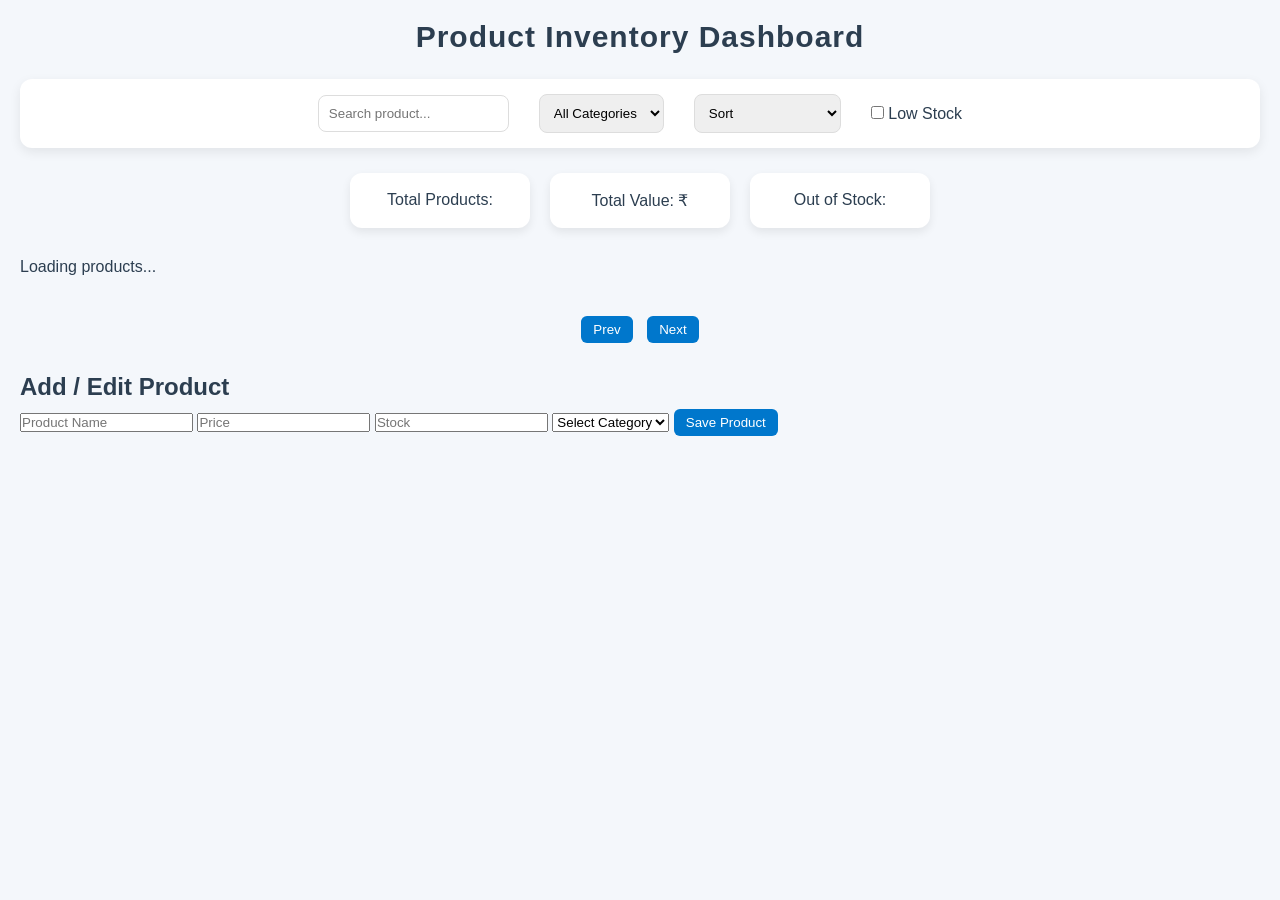
<file: Ravindra_frontend/mini_app/index.html>
<!-- // html -->

<!DOCTYPE html>
<html lang="en">

<head>
  <meta charset="UTF-8">
  <meta name="viewport" content="width=device-width, initial-scale=1.0">
  <title>Product Inventory Dashboard</title>
  <link rel="stylesheet" href="style.css">
</head>

<body>
  <!--  Shows title of application -->
  <header>
    <h1>Product Inventory Dashboard</h1>
  </header>

  <!--  In this section we have created search box, dropdown for category and sorting and checkbox for low stock products. -->
  <section class="controls">
    <input type="text" id="search" placeholder="Search product...">

    <select id="category">
      <option value="all">All Categories</option>
      <option value="electronics">Electronics</option>
      <option value="clothing">Clothing</option>
      <option value="books">Books</option>
      <option value="accessories">Accessories</option>
    </select>

    <select id="sort">
      <option value="">Sort</option>
      <option value="low">Price Low to High</option>
      <option value="high">Price High to Low</option>
      <option value="az">A to Z</option>
      <option value="za">Z to A</option>
    </select>

    <label>
      <input type="checkbox" id="lowStock"> Low Stock
    </label>
  </section>

  <!-- In this section we display analytics -->
  <section class="analytics">
    <div>Total Products: <span id="total"></span></div>
    <div>Total Value: ₹<span id="value"></span></div>
    <div>Out of Stock: <span id="out"></span></div>
  </section>
  <!-- This is a loader hide after data loads -->
  <p id="loading">Loading products...</p>
  <!-- This is section to display products its by the javascript-->
  <section id="products"></section>

  <!-- Pagination  section -->
  <div id="pagination">
    <button onclick="prevPage()">Prev</button>
    <span id="pageInfo"></span>
    <button onclick="nextPage()">Next</button>
  </div>

  <!-- In this section we have add product and edit product functionality -->
  <section class="form">
    <h2>Add / Edit Product</h2>

    <input id="name" placeholder="Product Name">
    <input id="price" type="number" placeholder="Price">
    <input id="stock" type="number" placeholder="Stock">

    <select id="categoryInput">
      <option value="">Select Category</option>
      <option value="electronics">Electronics</option>
      <option value="clothing">Clothing</option>
      <option value="books">Books</option>
      <option value="accessories">Accessories</option>
      <option value="other">Other</option>
    </select>

    <button onclick="addProduct()">Save Product</button>
  </section>

  <script src="script.js"></script>
</body>

</html>
</file>
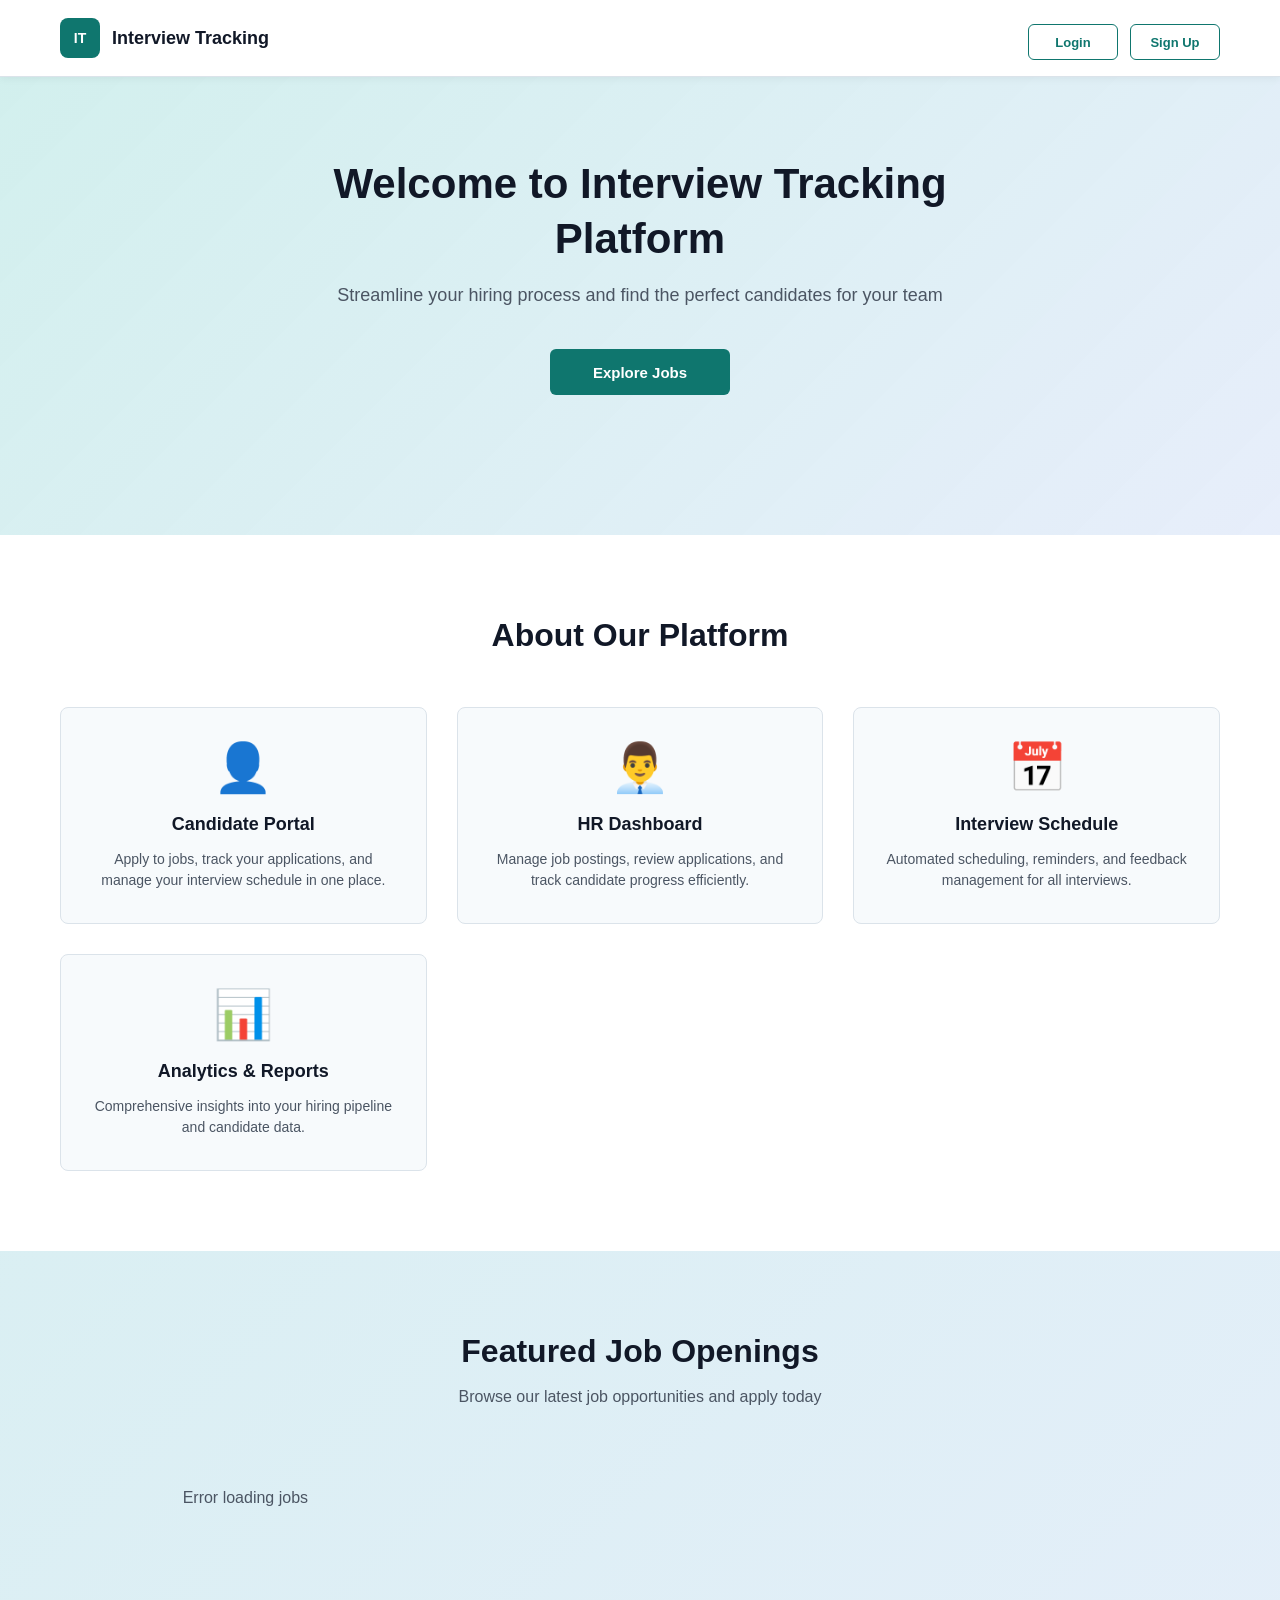
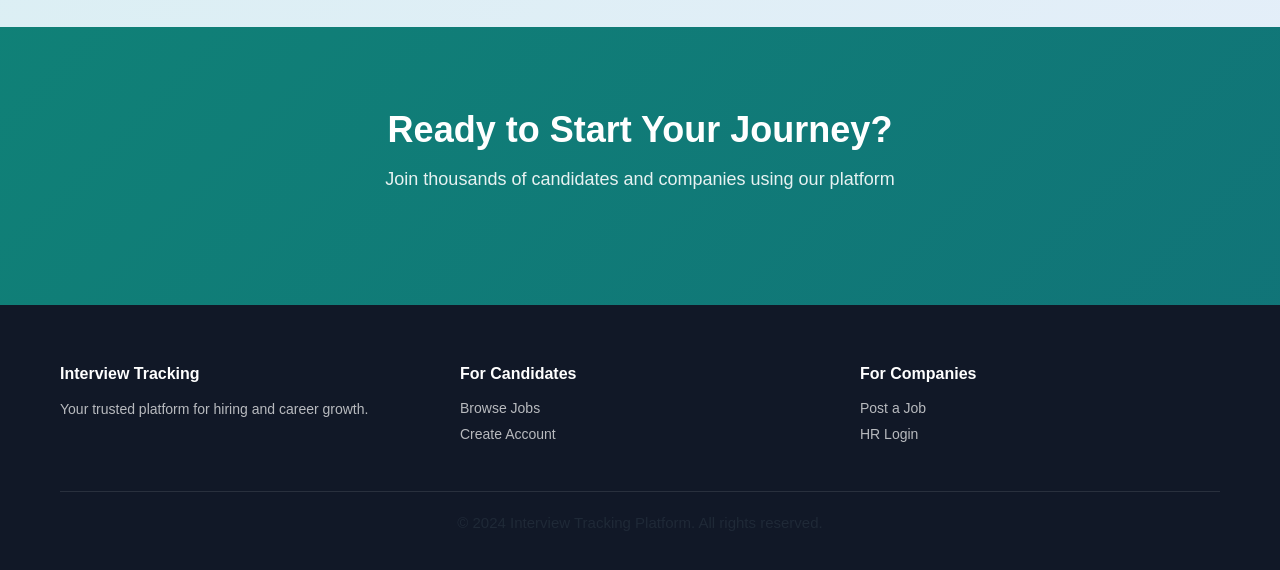
<file: Capstone_InterviewTracking/frontend/pages/index.html>
<!DOCTYPE html>
<html lang="en">

<head>
  <meta charset="UTF-8">
  <meta name="viewport" content="width=device-width, initial-scale=1.0">
  <title>Interview Tracking Platform — Find Your Dream Job</title>
  <link rel="stylesheet" href="../styles/style.css">
  <link rel="stylesheet" href="../styles/home.css">
</head>

<body>

  <nav class="navbar" aria-label="Site navigation">
    <div class="navbar-container">
      <a class="navbar-brand" href="#">
        <div class="brand-mark" aria-hidden="true">IT</div>
        <span class="brand-name">Interview Tracking</span>
      </a>
      <div class="navbar-actions">
        <div id="nav-guest" style="display:flex;gap:12px;">
          <button class="btn-secondary btn-small"
                  onclick="window.location.href='./auth/login.html'"
                  type="button" aria-label="Log in to your account">Login</button>
          <button class="btn-secondary btn-small"
                  onclick="window.location.href='./auth/signup.html'"
                  type="button" aria-label="Create a new account">Sign Up</button>
        </div>
        <div id="nav-user" style="display:none;align-items:center;gap:14px;">
          <div class="nav-user-info">
            <div class="nav-avatar" id="nav-avatar" aria-hidden="true"></div>
            <span class="nav-username" id="nav-username"></span>
          </div>
          <button class="nav-action-btn nav-dashboard-btn" id="nav-dashboard-btn"
                  onclick="goToDashboard()" type="button">My Dashboard</button>
          <button class="nav-action-btn nav-logout-btn"
                  onclick="homeLogout()" type="button" aria-label="Sign out">Logout</button>
        </div>
      </div>
    </div>
  </nav>

  <section class="hero" aria-labelledby="hero-heading">
    <div class="container">
      <div class="hero-content">
        <h1 id="hero-heading">Welcome to Interview Tracking Platform</h1>
        <p class="hero-subtitle">Streamline your hiring process and find the perfect candidates for your team</p>
        <div class="hero-actions">
          <button class="btn" onclick="scrollToJobs()" type="button">Explore Jobs</button>
        </div>
      </div>
    </div>
  </section>

  <section class="features" id="features" aria-labelledby="features-heading">
    <div class="container">
      <h2 id="features-heading">About Our Platform</h2>
      <div class="features-grid">
        <article class="feature-card">
          <div class="feature-icon" aria-hidden="true">👤</div>
          <h3>Candidate Portal</h3>
          <p>Apply to jobs, track your applications, and manage your interview schedule in one place.</p>
        </article>
        <article class="feature-card">
          <div class="feature-icon" aria-hidden="true">👨‍💼</div>
          <h3>HR Dashboard</h3>
          <p>Manage job postings, review applications, and track candidate progress efficiently.</p>
        </article>
        <article class="feature-card">
          <div class="feature-icon" aria-hidden="true">📅</div>
          <h3>Interview Schedule</h3>
          <p>Automated scheduling, reminders, and feedback management for all interviews.</p>
        </article>
        <article class="feature-card">
          <div class="feature-icon" aria-hidden="true">📊</div>
          <h3>Analytics &amp; Reports</h3>
          <p>Comprehensive insights into your hiring pipeline and candidate data.</p>
        </article>
      </div>
    </div>
  </section>

  <section class="jobs-section" id="jobs" aria-labelledby="jobs-heading">
    <div class="container">
      <h2 id="jobs-heading">Featured Job Openings</h2>
      <p class="section-subtitle">Browse our latest job opportunities and apply today</p>
      <div class="jobs-grid" id="jobsGrid" role="region" aria-live="polite" aria-label="Job listings">
        <div class="loading">Loading jobs...</div>
      </div>
    </div>
  </section>

  <section class="cta" aria-labelledby="cta-heading">
    <div class="container">
      <h2 id="cta-heading">Ready to Start Your Journey?</h2>
      <p>Join thousands of candidates and companies using our platform</p>
    </div>
  </section>

  <footer class="footer">
    <div class="container">
      <div class="footer-content">
        <div class="footer-section">
          <h4>Interview Tracking</h4>
          <p>Your trusted platform for hiring and career growth.</p>
        </div>
        <div class="footer-section">
          <h4>For Candidates</h4>
          <ul>
            <li><a href="#jobs">Browse Jobs</a></li>
            <li><a href="./auth/signup.html">Create Account</a></li>
          </ul>
        </div>
        <div class="footer-section">
          <h4>For Companies</h4>
          <ul>
            <li><a href="./auth/login.html">Post a Job</a></li>
            <li><a href="./auth/login.html">HR Login</a></li>
          </ul>
        </div>
      </div>
      <div class="footer-bottom">
        <p>&copy; 2024 Interview Tracking Platform. All rights reserved.</p>
      </div>
    </div>
  </footer>

  <div class="modal" id="jobModal"
       role="dialog" aria-modal="true" aria-labelledby="job-modal-title" aria-hidden="true">
    <div class="modal-content">
      <button class="modal-close" onclick="closeJobModal()" type="button" aria-label="Close job details">&#x2715;</button>
      <div id="jobDetailsContent"></div>
    </div>
  </div>

  <script type="module" src="../scripts/main/home.js"></script>
</body>

</html>
</file>
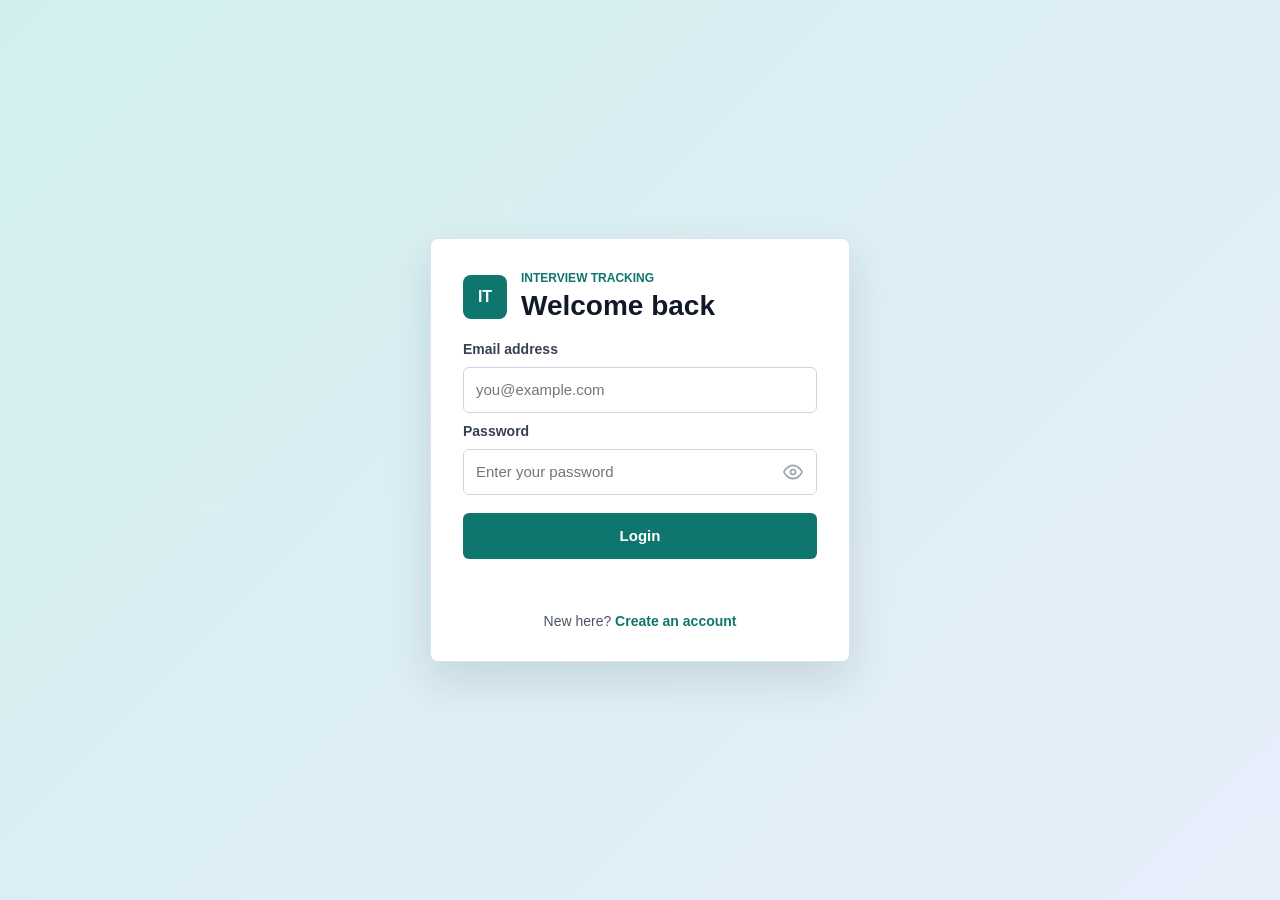
<file: Capstone_InterviewTracking/frontend/pages/auth/login.html>
<!DOCTYPE html>
<html lang="en">

<head>
  <meta charset="UTF-8">
  <meta name="viewport" content="width=device-width, initial-scale=1.0">
  <title>Login</title>
  <link rel="stylesheet" href="../../styles/auth/auth.css">
</head>

<body>
  <main class="auth-page">
    <section class="auth-panel">
      <div class="auth-brand">
        <span class="brand-mark">IT</span>
        <div>
          <p class="eyebrow">Interview Tracking </p>
          <h1>Welcome back</h1>
        </div>
      </div>

      <form id="login-form" class="auth-form">
        <label for="email">Email address</label>
        <input type="email" id="email" placeholder="you@example.com" autocomplete="email" required>

        <label for="password">Password</label>
        <div class="password-wrap">
          <input type="password" id="password" placeholder="Enter your password" autocomplete="current-password" required>
          <button type="button" class="eye-toggle" onclick="togglePwd('password', this)" aria-label="Show password">
            <svg class="eye-show" xmlns="http://www.w3.org/2000/svg" width="20" height="20" viewBox="0 0 24 24" fill="none" stroke="currentColor" stroke-width="2" stroke-linecap="round" stroke-linejoin="round">
              <path d="M1 12s4-8 11-8 11 8 11 8-4 8-11 8-11-8-11-8z"/><circle cx="12" cy="12" r="3"/>
            </svg>
            <svg class="eye-hide" xmlns="http://www.w3.org/2000/svg" width="20" height="20" viewBox="0 0 24 24" fill="none" stroke="currentColor" stroke-width="2" stroke-linecap="round" stroke-linejoin="round" style="display:none">
              <path d="M17.94 17.94A10.07 10.07 0 0112 20c-7 0-11-8-11-8a18.45 18.45 0 015.06-5.94M9.9 4.24A9.12 9.12 0 0112 4c7 0 11 8 11 8a18.5 18.5 0 01-2.16 3.19m-6.72-1.07a3 3 0 11-4.24-4.24"/><line x1="1" y1="1" x2="23" y2="23"/>
            </svg>
          </button>
        </div>

        <button type="submit">Login</button>
      </form>

      <p id="error" class="error-message"></p>

      <p class="auth-link">
        New here? <a href="signup.html">Create an account</a>
      </p>
    </section>
  </main>

  <script type="module" src="../../scripts/main/auth-controller.js"></script>
</body>

</html>
</file>
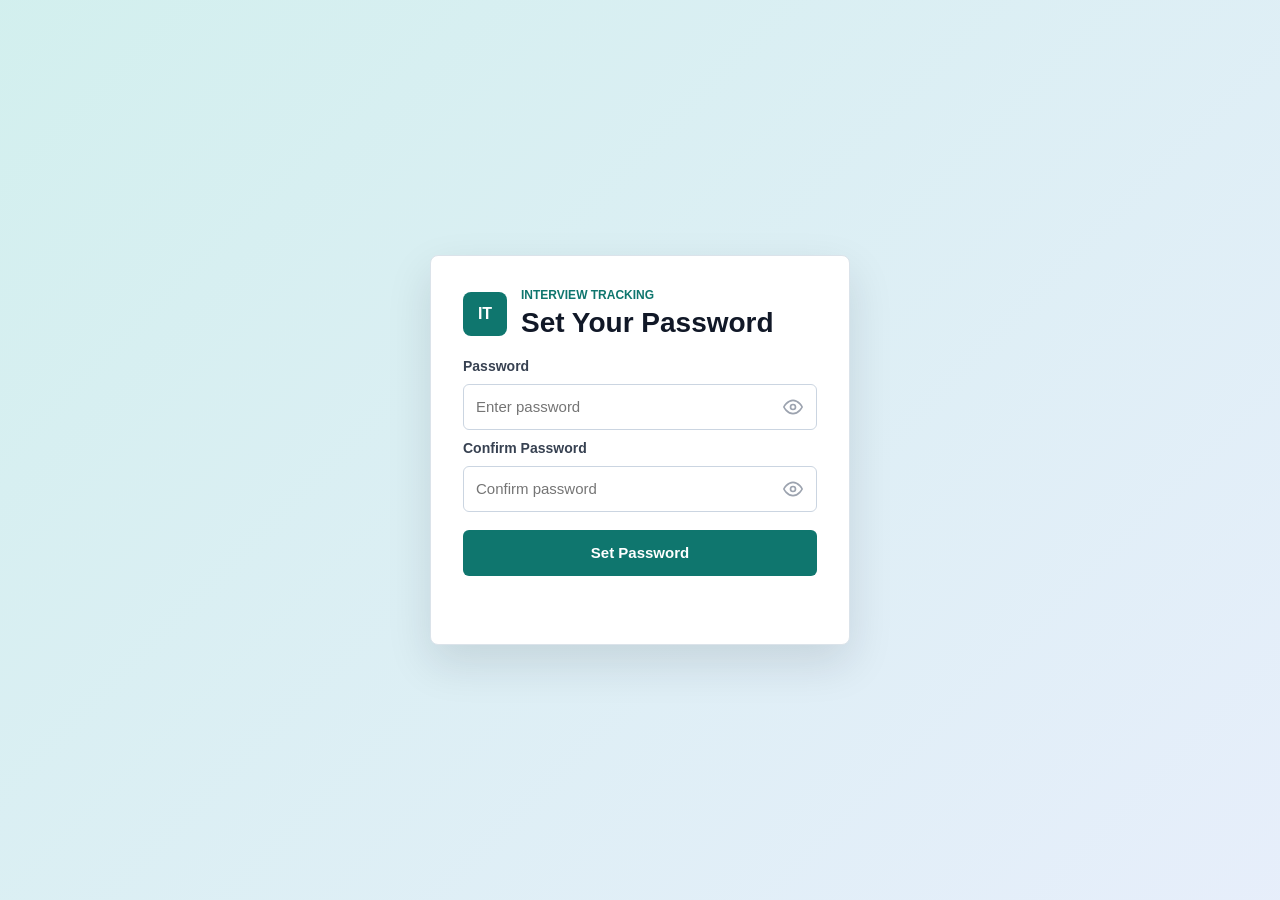
<file: Capstone_InterviewTracking/frontend/pages/auth/set-password.html>
<!DOCTYPE html>
<html lang="en">

<head>
  <meta charset="UTF-8">
  <meta name="viewport" content="width=device-width, initial-scale=1.0">
  <title>Set Password</title>
  <link rel="stylesheet" href="../../styles/auth/auth.css">
</head>

<body>
  <main class="auth-page">
    <section class="auth-panel">

      <div class="auth-brand">
        <span class="brand-mark">IT</span>
        <div>
          <p class="eyebrow">Interview Tracking </p>
          <h1>Set Your Password</h1>
        </div>
      </div>

      <form id="set-password-form" class="auth-form">

        <label for="password">Password</label>
        <div class="password-wrap">
          <input type="password" id="password" placeholder="Enter password" required>
          <button type="button" class="eye-toggle" onclick="togglePwd('password', this)" aria-label="Show password">
            <svg class="eye-show" xmlns="http://www.w3.org/2000/svg" width="20" height="20" viewBox="0 0 24 24" fill="none" stroke="currentColor" stroke-width="2" stroke-linecap="round" stroke-linejoin="round">
              <path d="M1 12s4-8 11-8 11 8 11 8-4 8-11 8-11-8-11-8z"/><circle cx="12" cy="12" r="3"/>
            </svg>
            <svg class="eye-hide" xmlns="http://www.w3.org/2000/svg" width="20" height="20" viewBox="0 0 24 24" fill="none" stroke="currentColor" stroke-width="2" stroke-linecap="round" stroke-linejoin="round" style="display:none">
              <path d="M17.94 17.94A10.07 10.07 0 0112 20c-7 0-11-8-11-8a18.45 18.45 0 015.06-5.94M9.9 4.24A9.12 9.12 0 0112 4c7 0 11 8 11 8a18.5 18.5 0 01-2.16 3.19m-6.72-1.07a3 3 0 11-4.24-4.24"/><line x1="1" y1="1" x2="23" y2="23"/>
            </svg>
          </button>
        </div>

        <label for="confirm-password">Confirm Password</label>
        <div class="password-wrap">
          <input type="password" id="confirm-password" placeholder="Confirm password" required>
          <button type="button" class="eye-toggle" onclick="togglePwd('confirm-password', this)" aria-label="Show password">
            <svg class="eye-show" xmlns="http://www.w3.org/2000/svg" width="20" height="20" viewBox="0 0 24 24" fill="none" stroke="currentColor" stroke-width="2" stroke-linecap="round" stroke-linejoin="round">
              <path d="M1 12s4-8 11-8 11 8 11 8-4 8-11 8-11-8-11-8z"/><circle cx="12" cy="12" r="3"/>
            </svg>
            <svg class="eye-hide" xmlns="http://www.w3.org/2000/svg" width="20" height="20" viewBox="0 0 24 24" fill="none" stroke="currentColor" stroke-width="2" stroke-linecap="round" stroke-linejoin="round" style="display:none">
              <path d="M17.94 17.94A10.07 10.07 0 0112 20c-7 0-11-8-11-8a18.45 18.45 0 015.06-5.94M9.9 4.24A9.12 9.12 0 0112 4c7 0 11 8 11 8a18.5 18.5 0 01-2.16 3.19m-6.72-1.07a3 3 0 11-4.24-4.24"/><line x1="1" y1="1" x2="23" y2="23"/>
            </svg>
          </button>
        </div>

        <button type="submit">Set Password</button>

      </form>

      <p id="error" class="error-message"></p>

    </section>
  </main>

  <script type="module" src="../../scripts/main/auth-controller.js"></script>
</body>

</html>
</file>
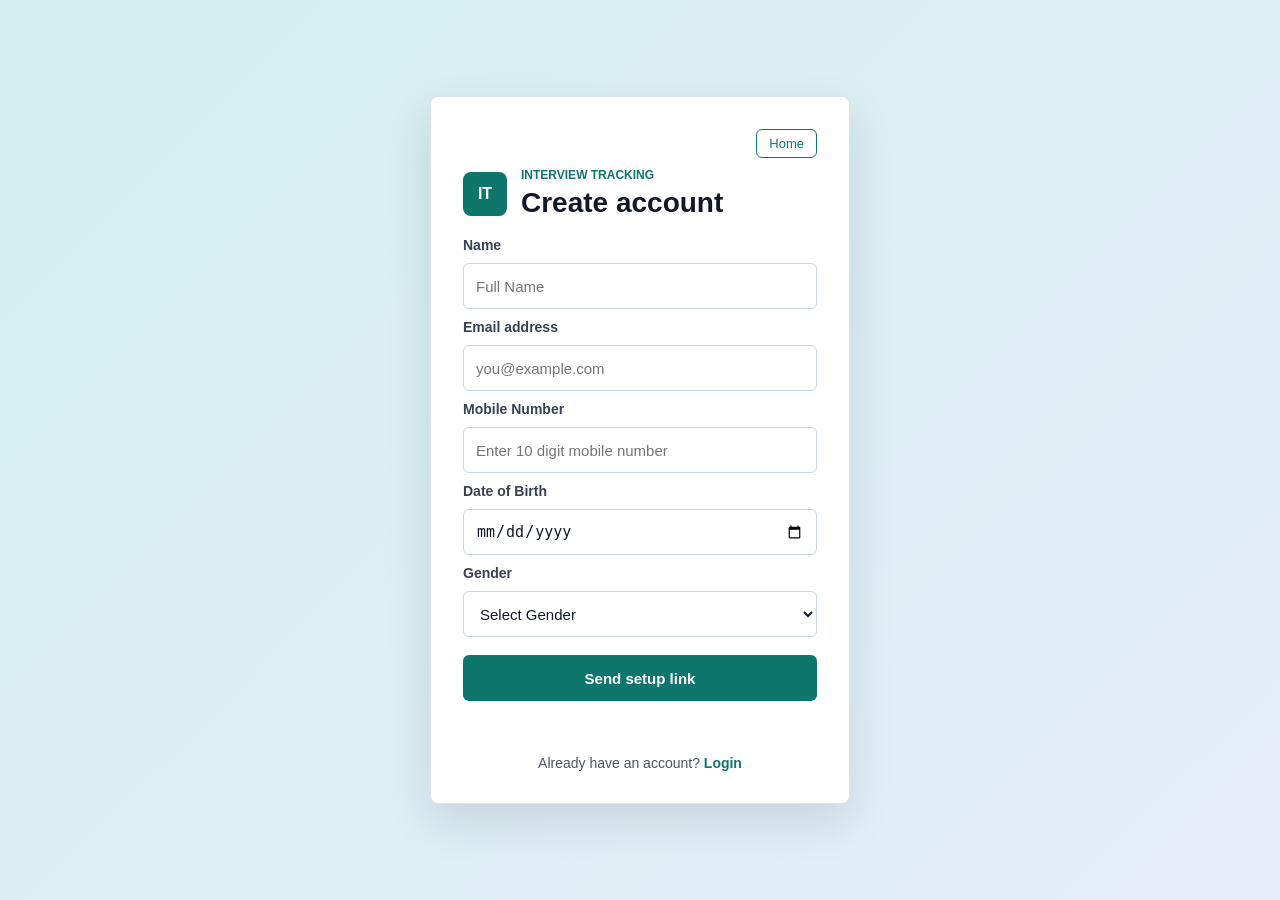
<file: Capstone_InterviewTracking/frontend/pages/auth/signup.html>
<!DOCTYPE html>
<html lang="en">

<head>
  <meta charset="UTF-8">
  <meta name="viewport" content="width=device-width, initial-scale=1.0">
  <title>Signup</title>
  <link rel="stylesheet" href="../../styles/auth/auth.css">
</head>

<body>
  <main class="auth-page">
    <section class="auth-panel">
      <div class="auth-header">
        <a href="../index.html" class="home-btn">Home</a>
      </div>
      <div class="auth-brand">
        <span class="brand-mark">IT</span>
        <div>
          <p class="eyebrow">Interview Tracking </p>
          <h1>Create account</h1>
        </div>
      </div>


      <form id="signup-form" class="auth-form form-container">
        <label for="name">Name</label>
        <input type="text" id="name" placeholder="Full Name" required />
        <label for="email">Email address</label>
        <input type="email" id="email" placeholder="you@example.com" autocomplete="email" required>

        <label for="phone">Mobile Number</label>
        <input type="tel" id="phone" placeholder="Enter 10 digit mobile number" maxlength="10" minlength="10"
          required />
        <label for="dob">Date of Birth</label>
        <input type="date" id="dob" required />
        <label for="gender">Gender</label>
        <select id="gender" required>
          <option value="">Select Gender</option>
          <option value="MALE">Male</option>
          <option value="FEMALE">Female</option>
          <option value="OTHER">Other</option>
        </select>

        <button type="submit" id="signup-btn">
          <span id="btn-text">Send setup link</span>
          <span id="loader" class="loader hidden"></span>
        </button>
      </form>

      <p id="error" class="error-message"></p>

      <p class="auth-link">
        Already have an account? <a href="login.html">Login</a>
      </p>
    </section>
  </main>

  <script type="module" src="../../scripts/main/auth-controller.js"></script>

</body>

</html>
</file>
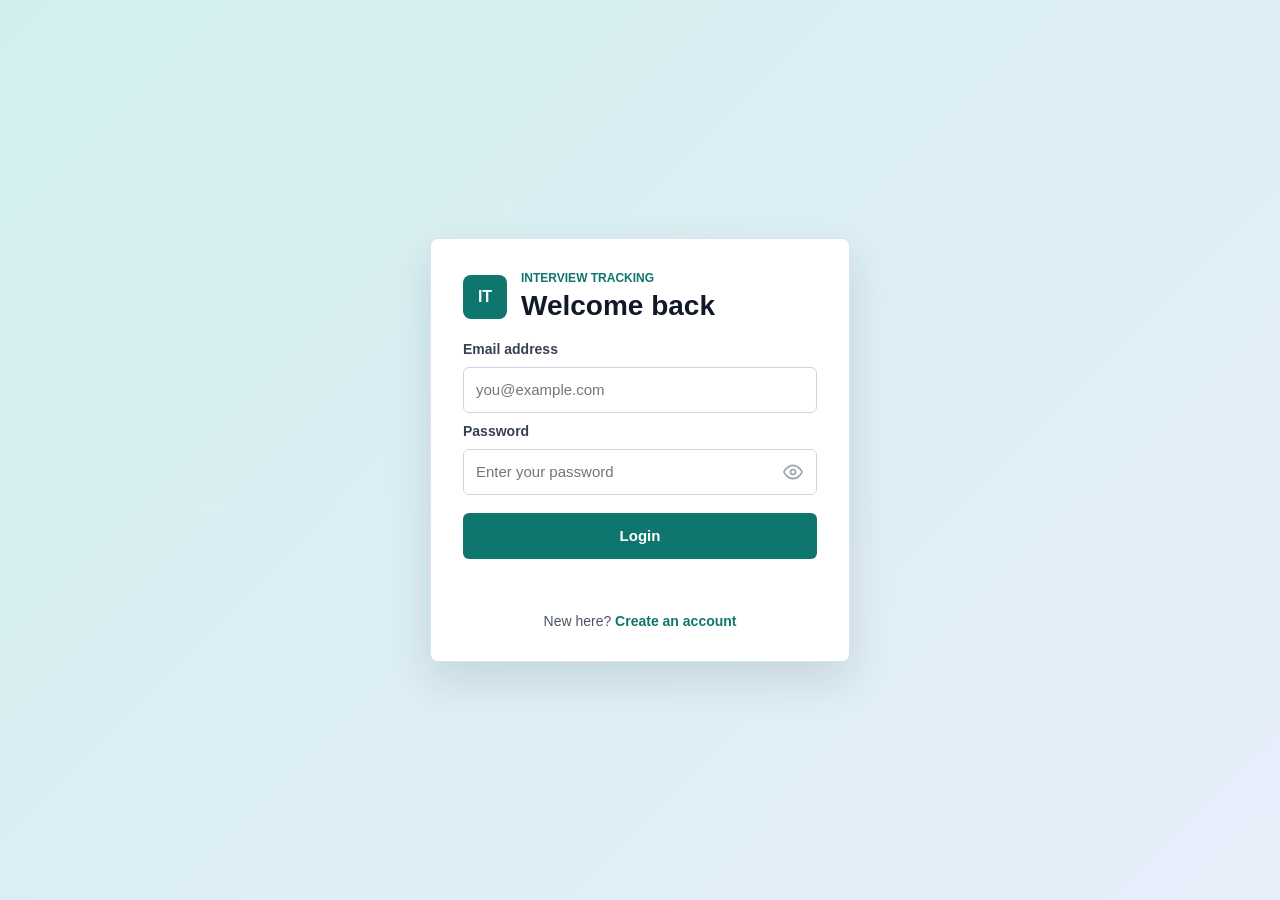
<file: Capstone_InterviewTracking/frontend/pages/candidate/apply.html>
<!DOCTYPE html>
<html lang="en">
<head>
  <meta charset="UTF-8">
  <meta name="viewport" content="width=device-width, initial-scale=1.0">
  <title>Apply — Interview Tracking</title>
  <link rel="stylesheet" href="../../styles/style.css">
  <link rel="stylesheet" href="../../styles/candidate/apply.css">
</head>
<body>

  <div class="submit-overlay" id="submit-overlay">
    <div class="overlay-content">
      <div class="spinner"></div>
      <p>Submitting your application...</p>
    </div>
  </div>

  <nav class="apply-nav">
    <div class="nav-brand">
      <div class="brand-mark">IT</div>
      <span>Interview Tracking</span>
    </div>
  </nav>

  <div class="job-banner">
    <div class="job-banner-inner">
      <div class="brand-mark job-banner-logo">IT</div>
      <div>
        <div class="job-banner-title" id="banner-job-title">Loading...</div>
        <div class="job-banner-meta" id="banner-job-meta">Interview Tracking</div>
      </div>
    </div>
  </div>

  <div class="apply-body">
    <div class="apply-card">
      <h2>Application Form</h2>

      <form id="apply-form" novalidate>

        <div class="section-title first-section">Upload CV / Resume <span class="required">*</span></div>
        <p class="section-hint">Submit your resume in pdf</p>

        <div class="resume-upload" id="resume-upload-wrap">
          <input type="file" id="resume" accept=".pdf" class="resume-input">
          <label for="resume" class="resume-label" id="resume-label">
            <div class="resume-icon">
              <svg width="30" height="30" viewBox="0 0 24 24" fill="none" stroke="currentColor" stroke-width="1.5">
                <path d="M14 2H6a2 2 0 00-2 2v16a2 2 0 002 2h12a2 2 0 002-2V8z"/>
                <polyline points="14 2 14 8 20 8"/>
                <line x1="12" y1="12" x2="12" y2="18"/>
                <line x1="9" y1="15" x2="15" y2="15"/>
              </svg>
            </div>
            <div class="resume-upload-text">
              <span class="resume-upload-main">Click to upload PDF resume</span>
              <span class="resume-upload-sub">Only PDF accepted &middot; Max 5 MB</span>
            </div>
          </label>
          <div class="resume-file-preview" id="resume-preview">
            <div class="resume-file-icon">
              <svg width="22" height="22" viewBox="0 0 24 24" fill="none" stroke="currentColor" stroke-width="1.5">
                <path d="M14 2H6a2 2 0 00-2 2v16a2 2 0 002 2h12a2 2 0 002-2V8z"/>
                <polyline points="14 2 14 8 20 8"/>
              </svg>
            </div>
            <div class="resume-file-info">
              <span class="resume-file-name" id="resume-file-name"></span>
              <span class="resume-file-size" id="resume-file-size"></span>
            </div>
            <button type="button" class="resume-file-remove" id="resume-clear" title="Remove file">&times;</button>
          </div>
        </div>

        <div class="section-title">Basic Details</div>
        <div class="form-row">
          <div class="form-group">
            <label for="fullName">Full Name <span class="required">*</span></label>
            <input type="text" id="fullName" required placeholder="Your full name">
          </div>
          <div class="form-group">
            <label for="email">Email <span class="required">*</span></label>
            <input type="email" id="email" required readonly>
          </div>
        </div>
        <div class="form-row">
          <div class="form-group">
            <label for="mobile">Mobile <span class="required">*</span></label>
            <input type="tel" id="mobile" required placeholder="10-digit number">
          </div>
          <div class="form-group">
            <label for="dob">Date of Birth <span class="required">*</span></label>
            <input type="date" id="dob" required max="">
          </div>
        </div>

        <div class="section-title">Professional Details</div>
        <div class="form-row">
          <div class="form-group">
            <label for="currentCompany">Current Company <span class="required">*</span></label>
            <input type="text" id="currentCompany" required placeholder="Company name">
          </div>
          <div class="form-group">
            <label for="source">Source <span class="required">*</span></label>
            <input type="text" id="source" required placeholder="e.g. LinkedIn, Referral">
          </div>
        </div>
        <div class="form-row">
          <div class="form-group">
            <label for="totalExperience">Total Experience (yrs) <span class="required">*</span></label>
            <input type="number" id="totalExperience" min="0" step="0.5" required placeholder="e.g. 3.5">
          </div>
          <div class="form-group">
            <label for="relevantExperience">Min Experience Required</label>
            <input type="number" id="relevantExperience" min="0" step="0.5" readonly>
          </div>
        </div>
        <div class="form-row">
          <div class="form-group">
            <label for="currentCtc">Current CTC (LPA) <span class="required">*</span></label>
            <input type="number" id="currentCtc" min="0" step="0.1" required placeholder="e.g. 8">
          </div>
          <div class="form-group">
            <label for="expectedCtc">Expected CTC (LPA) <span class="required">*</span></label>
            <input type="number" id="expectedCtc" min="0" step="0.1" required placeholder="e.g. 12">
          </div>
        </div>
        <div class="form-row">
          <div class="form-group">
            <label for="noticePeriod">Notice Period (days) <span class="required">*</span></label>
            <input type="number" id="noticePeriod" min="0" required placeholder="e.g. 30">
          </div>
          <div class="form-group">
            <label for="preferredLocation">Preferred Location</label>
            <input type="text" id="preferredLocation" placeholder="e.g. Bangalore">
          </div>
        </div>

        <p id="error-msg" class="error-msg"></p>

      </form>
    </div>
  </div>

  <div class="apply-footer">
    <button type="button" class="btn-secondary back-btn" id="back-btn">Back</button>
    <button type="submit" form="apply-form" class="btn apply-btn" id="submit-btn">Apply</button>
  </div>

  <script type="module" src="../../scripts/main/candidate-apply.js"></script>
</body>
</html>
</file>
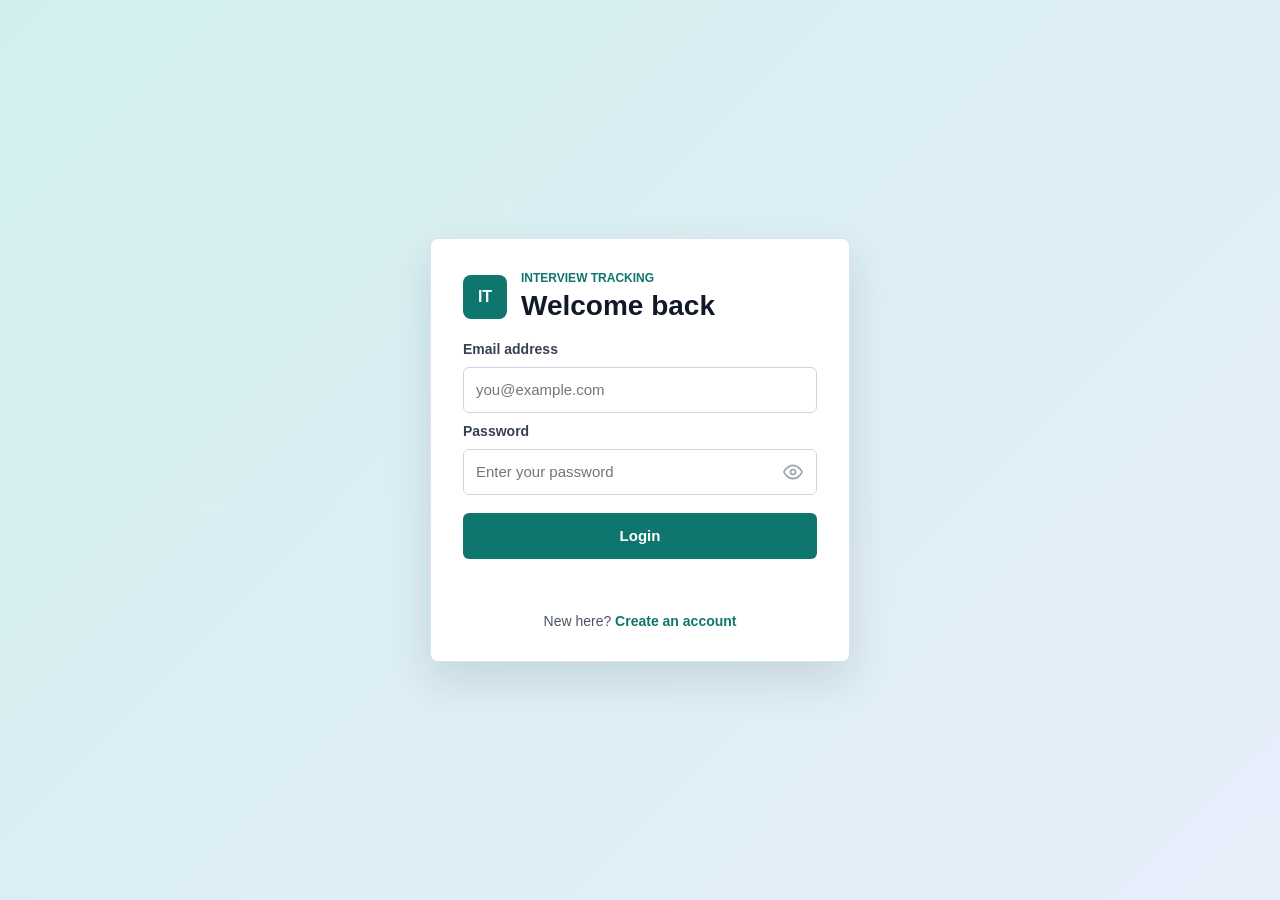
<file: Capstone_InterviewTracking/frontend/pages/candidate/dashboard.html>
<!DOCTYPE html>
<html lang="en">

<head>
  <meta charset="UTF-8">
  <meta name="viewport" content="width=device-width, initial-scale=1.0">
  <title>Dashboard — Candidate</title>
  <link rel="stylesheet" href="../../styles/style.css">
  <link rel="stylesheet" href="../../styles/candidate/dashboard.css">
</head>

<body class="cd-body">

  <div class="cd-overlay" id="cd-overlay" onclick="closeSidebar()" aria-hidden="true"></div>

  <div class="cd-layout">

    <aside class="cd-sidebar" id="cd-sidebar" aria-label="Candidate navigation">

      <header class="cd-brand">
        <div class="brand-mark cd-brand-mark" aria-hidden="true">IT</div>
        <div>
          <div class="cd-brand-name">Interview Tracking</div>
          <div class="cd-brand-sub">Candidate Portal</div>
        </div>
      </header>

      <nav class="cd-nav" aria-label="Main navigation">
        <a class="cd-nav-item cd-nav-home" href="../index.html" aria-label="Go to home page">
          <svg class="cd-nav-icon" viewBox="0 0 24 24" fill="none" stroke="currentColor" stroke-width="2"
            stroke-linecap="round" stroke-linejoin="round" aria-hidden="true">
            <path d="M3 9l9-7 9 7v11a2 2 0 01-2 2H5a2 2 0 01-2-2z" />
            <polyline points="9 22 9 12 15 12 15 22" />
          </svg>
          Home
        </a>
        <button class="cd-nav-item active" id="nav-jobs" type="button" aria-pressed="true"
          onclick="switchSection('jobs')">
          <svg class="cd-nav-icon" viewBox="0 0 24 24" fill="none" stroke="currentColor" stroke-width="2"
            stroke-linecap="round" stroke-linejoin="round" aria-hidden="true">
            <rect x="2" y="7" width="20" height="14" rx="2" />
            <path d="M16 7V5a2 2 0 00-2-2h-4a2 2 0 00-2 2v2" />
          </svg>
          Browse Jobs
        </button>
        <button class="cd-nav-item" id="nav-application" type="button" aria-pressed="false"
          onclick="switchSection('application')">
          <svg class="cd-nav-icon" viewBox="0 0 24 24" fill="none" stroke="currentColor" stroke-width="2"
            stroke-linecap="round" stroke-linejoin="round" aria-hidden="true">
            <path d="M9 11l3 3L22 4" />
            <path d="M21 12v7a2 2 0 01-2 2H5a2 2 0 01-2-2V5a2 2 0 012-2h11" />
          </svg>
          My Application
        </button>
        <button class="cd-nav-item" id="nav-interviews" type="button" aria-pressed="false"
          onclick="switchSection('interviews')">
          <svg class="cd-nav-icon" viewBox="0 0 24 24" fill="none" stroke="currentColor" stroke-width="2"
            stroke-linecap="round" stroke-linejoin="round" aria-hidden="true">
            <rect x="3" y="4" width="18" height="18" rx="2" />
            <line x1="16" y1="2" x2="16" y2="6" />
            <line x1="8" y1="2" x2="8" y2="6" />
            <line x1="3" y1="10" x2="21" y2="10" />
          </svg>
          Interviews
        </button>
      </nav>

      <footer class="cd-sidebar-footer">
        <div class="cd-user-card" role="status">
          <div class="cd-user-avatar" id="cd-avatar" aria-hidden="true"></div>
          <div class="cd-user-info">
            <div class="cd-user-name" id="cd-user-name"></div>
            <div class="cd-user-email" id="cd-user-email"></div>
          </div>
        </div>
        <button class="cd-logout-btn" type="button" onclick="logout()" aria-label="Sign out">
          <svg width="15" height="15" viewBox="0 0 24 24" fill="none" stroke="currentColor" stroke-width="2"
            stroke-linecap="round" stroke-linejoin="round" aria-hidden="true">
            <path d="M9 21H5a2 2 0 01-2-2V5a2 2 0 012-2h4" />
            <polyline points="16 17 21 12 16 7" />
            <line x1="21" y1="12" x2="9" y2="12" />
          </svg>
          Logout
        </button>
      </footer>
    </aside>

    <main class="cd-main" aria-label="Candidate dashboard">

      <header class="cd-topbar">
        <button class="cd-menu-btn" type="button" id="cd-menu-btn" onclick="toggleSidebar()"
          aria-label="Open navigation menu" aria-expanded="false" aria-controls="cd-sidebar">
          <svg width="20" height="20" viewBox="0 0 24 24" fill="none" stroke="currentColor" stroke-width="2"
            aria-hidden="true">
            <line x1="3" y1="6" x2="21" y2="6" />
            <line x1="3" y1="12" x2="21" y2="12" />
            <line x1="3" y1="18" x2="21" y2="18" />
          </svg>
        </button>
        <span class="cd-topbar-title" id="cd-page-title" aria-live="polite">Browse Jobs</span>
      </header>

      <section id="section-jobs" class="cd-section" aria-labelledby="heading-jobs">
        <div class="cd-section-header">
          <h2 id="heading-jobs">Browse Jobs</h2>
          <span class="cd-count" id="jobs-count" aria-live="polite"></span>
        </div>
        <div id="jobs-loading" class="cd-loading" role="status">Loading jobs...</div>
        <div id="jobs-error" class="cd-empty" style="display:none;" role="alert"></div>
        <div id="jobs-grid" class="cd-jobs-grid" style="display:none;" role="region" aria-live="polite"
          aria-label="Available jobs"></div>
        <nav id="jobs-pagination" class="cd-pagination" style="display:none;" aria-label="Jobs pagination"></nav>
      </section>

      <section id="section-application" class="cd-section" style="display:none;" aria-labelledby="heading-application">
        <div class="cd-section-header">
          <h2 id="heading-application">My Application</h2>
        </div>
        <div id="app-loading" class="cd-loading" role="status">Loading application...</div>

        <div id="app-none" class="cd-empty-card" style="display:none;">
          <div class="cd-empty-icon" aria-hidden="true">
            <svg width="48" height="48" viewBox="0 0 24 24" fill="none" stroke="currentColor" stroke-width="1.2">
              <path d="M14 2H6a2 2 0 00-2 2v16a2 2 0 002 2h12a2 2 0 002-2V8z" />
              <polyline points="14 2 14 8 20 8" />
            </svg>
          </div>
          <h3>No Application Yet</h3>
          <p>You haven't applied for any position. Browse open jobs and hit Apply!</p>
          <button class="btn cd-cta-btn" type="button" onclick="switchSection('jobs')">Browse Jobs</button>
        </div>

        <div id="app-content" style="display:none;">

          <div class="cd-card app-header-card">
            <div class="app-header-top">
              <div>
                <p class="cd-eyebrow">Applied For</p>
                <h3 id="app-job-title" class="app-job-title"></h3>
                <div class="app-meta" id="app-meta"></div>
              </div>
              <div class="app-header-right">
                <span class="badge" id="app-status"></span>
                <a id="app-resume-link" href="#" target="_blank" rel="noopener" class="cd-resume-link"
                  style="display:none;" aria-label="View submitted resume">
                  <svg width="14" height="14" viewBox="0 0 24 24" fill="none" stroke="currentColor" stroke-width="2"
                    aria-hidden="true">
                    <path d="M14 2H6a2 2 0 00-2 2v16a2 2 0 002 2h12a2 2 0 002-2V8z" />
                    <polyline points="14 2 14 8 20 8" />
                  </svg>
                  View Resume
                </a>
              </div>
            </div>
          </div>

          <div class="cd-card">
            <h3 class="cd-card-title">Hiring Pipeline</h3>
            <div class="stage-track" id="stage-track" role="list" aria-label="Hiring stages"></div>
          </div>

          <div class="cd-card">
            <h3 class="cd-card-title">My Profile</h3>
            <dl class="cd-info-grid">
              <div class="cd-info-item">
                <dt>Full Name</dt>
                <dd id="p-fullname"></dd>
              </div>
              <div class="cd-info-item">
                <dt>Email</dt>
                <dd id="p-email"></dd>
              </div>
              <div class="cd-info-item">
                <dt>Mobile</dt>
                <dd id="p-mobile"></dd>
              </div>
              <div class="cd-info-item">
                <dt>Current Company</dt>
                <dd id="p-company"></dd>
              </div>
              <div class="cd-info-item">
                <dt>Total Experience</dt>
                <dd id="p-total-exp"></dd>
              </div>
              <div class="cd-info-item">
                <dt>Minimum Experience</dt>
                <dd id="p-rel-exp"></dd>
              </div>
              <div class="cd-info-item">
                <dt>Current CTC</dt>
                <dd id="p-current-ctc"></dd>
              </div>
              <div class="cd-info-item">
                <dt>Expected CTC</dt>
                <dd id="p-expected-ctc"></dd>
              </div>
              <div class="cd-info-item">
                <dt>Notice Period</dt>
                <dd id="p-notice"></dd>
              </div>
              <div class="cd-info-item">
                <dt>Preferred Location</dt>
                <dd id="p-location"></dd>
              </div>
            </dl>
          </div>

        </div>
      </section>

      <section id="section-interviews" class="cd-section" style="display:none;" aria-labelledby="heading-interviews">
        <div class="cd-section-header">
          <h2 id="heading-interviews">Interview Schedule</h2>
        </div>
        <div id="iv-loading" class="cd-loading" role="status">Loading interviews...</div>
        <div id="iv-none" class="cd-empty-card" style="display:none;">
          <div class="cd-empty-icon" aria-hidden="true">
            <svg width="48" height="48" viewBox="0 0 24 24" fill="none" stroke="currentColor" stroke-width="1.2">
              <rect x="3" y="4" width="18" height="18" rx="2" />
              <line x1="16" y1="2" x2="16" y2="6" />
              <line x1="8" y1="2" x2="8" y2="6" />
              <line x1="3" y1="10" x2="21" y2="10" />
            </svg>
          </div>
          <h3>No Interviews Scheduled</h3>
          <p>Your interview schedule will appear here once an interview is booked for you.</p>
        </div>
        <div id="iv-list" style="display:none;" role="region" aria-live="polite" aria-label="Scheduled interviews">
        </div>
      </section>

    </main>
  </div>

  <script type="module" src="../../scripts/main/candidate-dashboard.js"></script>
</body>

</html>
</file>
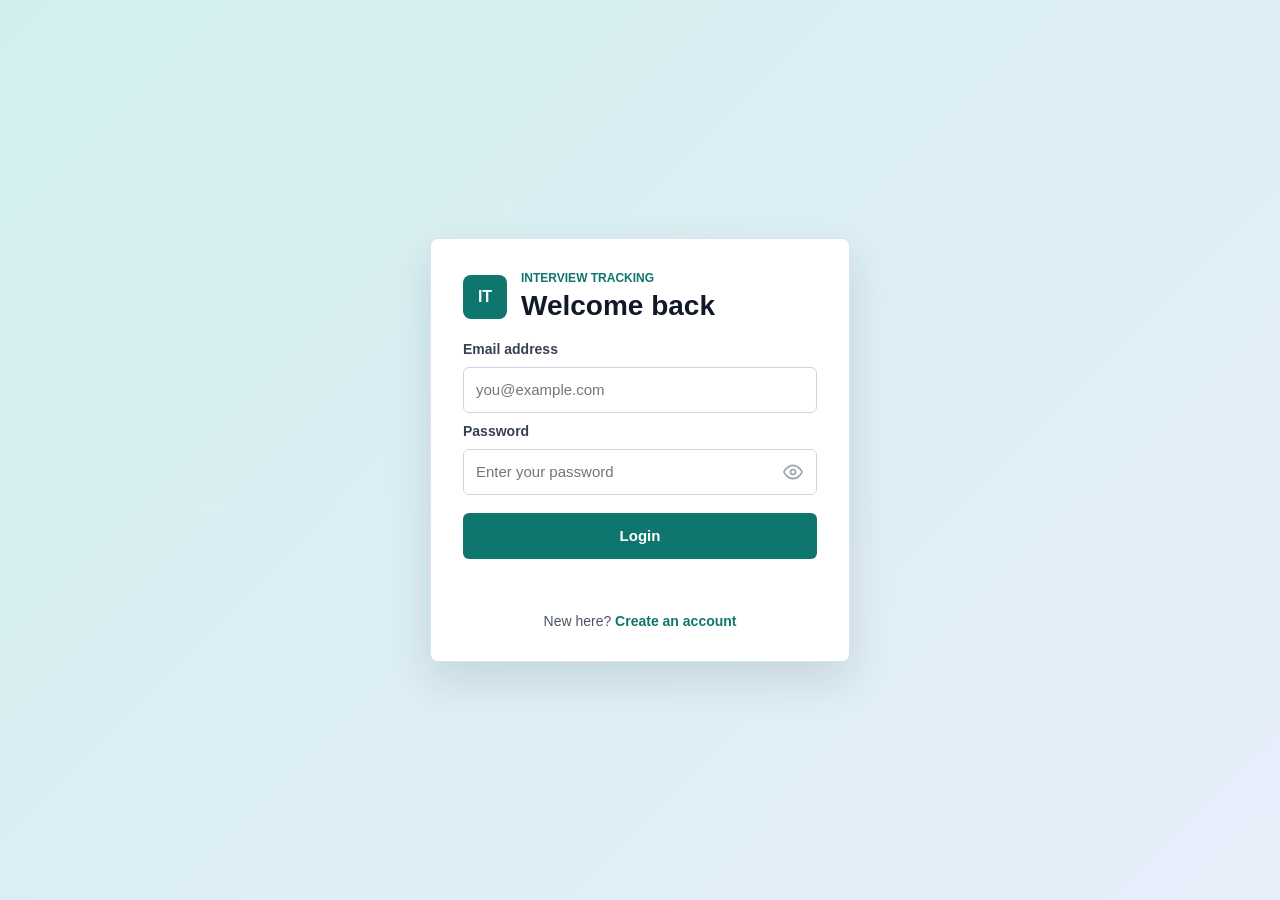
<file: Capstone_InterviewTracking/frontend/pages/hr/dashboard.html>
<!DOCTYPE html>
<html lang="en">

<head>
  <meta charset="UTF-8">
  <meta name="viewport" content="width=device-width, initial-scale=1.0">
  <title>Candidates – HR Portal</title>
  <link rel="stylesheet" href="../../styles/style.css">
  <link rel="stylesheet" href="../../styles/dashboard.css">
  <link rel="stylesheet" href="../../styles/hr/dashboard.css">
</head>

<body class="hr-body">

  <div class="hr-overlay" id="hr-overlay" onclick="closeSidebar()"></div>

  <div class="hr-layout">

    <aside class="hr-sidebar" id="hr-sidebar" aria-label="HR navigation">
      <header class="hr-brand">
        <div class="brand-mark hr-brand-mark" aria-hidden="true">IT</div>
        <div>
          <p class="hr-brand-name">Interview Tracking</p>
          <p class="hr-brand-sub">HR Portal</p>
        </div>
      </header>

      <nav class="hr-nav" aria-label="Main navigation">
        <a class="hr-nav-item" href="../index.html">
          <svg class="hr-nav-icon" viewBox="0 0 24 24" fill="none" stroke="currentColor" stroke-width="2"
            stroke-linecap="round" stroke-linejoin="round" aria-hidden="true">
            <path d="M3 9l9-7 9 7v11a2 2 0 01-2 2H5a2 2 0 01-2-2z" />
            <polyline points="9 22 9 12 15 12 15 22" />
          </svg>
          Home
        </a>
        <a class="hr-nav-item active" href="dashboard.html" aria-current="page">
          <svg class="hr-nav-icon" viewBox="0 0 24 24" fill="none" stroke="currentColor" stroke-width="2"
            stroke-linecap="round" stroke-linejoin="round" aria-hidden="true">
            <path d="M17 21v-2a4 4 0 00-4-4H5a4 4 0 00-4 4v2" />
            <circle cx="9" cy="7" r="4" />
            <path d="M23 21v-2a4 4 0 00-3-3.87" />
            <path d="M16 3.13a4 4 0 010 7.75" />
          </svg>
          Candidates
        </a>
        <a class="hr-nav-item" href="schedule.html">
          <svg class="hr-nav-icon" viewBox="0 0 24 24" fill="none" stroke="currentColor" stroke-width="2"
            stroke-linecap="round" stroke-linejoin="round" aria-hidden="true">
            <rect x="3" y="4" width="18" height="18" rx="2" />
            <line x1="16" y1="2" x2="16" y2="6" />
            <line x1="8" y1="2" x2="8" y2="6" />
            <line x1="3" y1="10" x2="21" y2="10" />
          </svg>
          Schedule Interview
        </a>
        <a class="hr-nav-item" href="panels.html">
          <svg class="hr-nav-icon" viewBox="0 0 24 24" fill="none" stroke="currentColor" stroke-width="2"
            stroke-linecap="round" stroke-linejoin="round" aria-hidden="true">
            <path d="M20 21v-2a4 4 0 00-4-4H8a4 4 0 00-4 4v2" />
            <circle cx="12" cy="7" r="4" />
          </svg>
          Panels
        </a>
        <a class="hr-nav-item" href="jobs.html">
          <svg class="hr-nav-icon" viewBox="0 0 24 24" fill="none" stroke="currentColor" stroke-width="2"
            stroke-linecap="round" stroke-linejoin="round" aria-hidden="true">
            <rect x="2" y="7" width="20" height="14" rx="2" />
            <path d="M16 7V5a2 2 0 00-2-2h-4a2 2 0 00-2 2v2" />
          </svg>
          Jobs
        </a>
        <a class="hr-nav-item" href="hr-interviews.html">
          <svg class="hr-nav-icon" viewBox="0 0 24 24" fill="none" stroke="currentColor" stroke-width="2"
            stroke-linecap="round" stroke-linejoin="round" aria-hidden="true">
            <circle cx="12" cy="12" r="10" />
            <polyline points="12 6 12 12 16 14" />
          </svg>
          HR Interviews
        </a>
      </nav>

      <footer class="hr-sidebar-footer">
        <div class="hr-user-card">
          <div class="hr-user-avatar" id="hr-avatar" aria-hidden="true"></div>
          <div class="hr-user-info">
            <p class="hr-user-name" id="hr-user-name"></p>
            <p class="hr-user-email" id="hr-user-email"></p>
          </div>
        </div>
        <button class="hr-logout-btn" onclick="logout()" type="button">
          <svg width="15" height="15" viewBox="0 0 24 24" fill="none" stroke="currentColor" stroke-width="2"
            stroke-linecap="round" stroke-linejoin="round" aria-hidden="true">
            <path d="M9 21H5a2 2 0 01-2-2V5a2 2 0 012-2h4" />
            <polyline points="16 17 21 12 16 7" />
            <line x1="21" y1="12" x2="9" y2="12" />
          </svg>
          Logout
        </button>
      </footer>
    </aside>

    <main class="hr-main">

      <div class="hr-topbar" role="banner">
        <button class="hr-menu-btn" onclick="toggleSidebar()" type="button" aria-label="Open navigation menu">
          <svg width="20" height="20" viewBox="0 0 24 24" fill="none" stroke="currentColor" stroke-width="2"
            aria-hidden="true">
            <line x1="3" y1="6" x2="21" y2="6" />
            <line x1="3" y1="12" x2="21" y2="12" />
            <line x1="3" y1="18" x2="21" y2="18" />
          </svg>
        </button>
        <span class="hr-topbar-title">Candidates</span>
      </div>

      <section class="hr-section" aria-labelledby="candidates-heading">
        <div class="hr-section-header">
          <h1 id="candidates-heading">Candidates</h1>
          <button class="btn" style="min-height:unset;padding:9px 18px;font-size:13px;" onclick="openOnboardModal()"
            type="button">+ Onboard Candidate</button>
        </div>

        <div class="hr-card">
          <fieldset class="filter-row" style="border:none;padding:0;margin:0;">
            <legend class="sr-only">Filter candidates</legend>
            <div class="filter-group">
              <label for="filter-stage">Stage</label>
              <select id="filter-stage" onchange="loadCandidates()">
                <option value="">All Stages</option>
                <option>PROFILING</option>
                <option>SCREENING</option>
                <option>L1</option>
                <option>L2</option>
                <option>HR</option>
              </select>
            </div>
            <div class="filter-group">
              <label for="filter-status">Status</label>
              <select id="filter-status" onchange="loadCandidates()">
                <option value="">All Statuses</option>
                <option>APPLIED</option>
                <option>SELECTED</option>
                <option>REJECTED</option>
              </select>
            </div>
            <button class="btn"
              style="padding:8px 16px;font-size:13px;min-height:unset;margin-top:0;align-self:flex-end;"
              onclick="loadCandidates()" type="button">Refresh</button>
          </fieldset>
          <div id="candidates-table-wrap" role="region" aria-live="polite">
            <p class="hr-loading">Loading candidates…</p>
          </div>
        </div>
      </section>
    </main>
  </div>

  <div class="hr-drawer-overlay" id="drawer-overlay" onclick="closeDrawer()" aria-hidden="true"></div>
  <aside class="hr-drawer" id="candidate-drawer" aria-label="Candidate detail" role="complementary">
    <header class="hr-drawer-header">
      <div>
        <h2 id="drawer-name" class="hr-drawer-title"></h2>
        <div id="drawer-badges" style="display:flex;gap:8px;margin-top:8px;flex-wrap:wrap;align-items:center;"></div>
      </div>
      <button class="hr-drawer-close" onclick="closeDrawer()" type="button"
        aria-label="Close candidate detail">✕</button>
    </header>
    <div class="hr-drawer-body" id="drawer-body" role="region" aria-live="polite">
      <p class="hr-loading">Loading…</p>
    </div>
  </aside>

  <div class="hr-modal-overlay" id="onboard-overlay" onclick="closeOnboardModal()" role="presentation"></div>
  <div class="hr-modal" id="onboard-modal" role="dialog" aria-modal="true" aria-labelledby="onboard-modal-title">
    <header class="hr-modal-header">
      <h2 id="onboard-modal-title">Onboard Candidate</h2>
      <button class="hr-drawer-close" onclick="closeOnboardModal()" type="button"
        aria-label="Close onboard modal">✕</button>
    </header>
    <div class="hr-modal-body">
      <form id="onboard-form" novalidate>
        <div class="form-row">
          <div class="form-group">
            <label for="ob-name">Full Name *</label>
            <input type="text" id="ob-name" required placeholder="Full name" autocomplete="name">
          </div>
          <div class="form-group">
            <label for="ob-email">Email *</label>
            <input type="email" id="ob-email" required placeholder="candidate@email.com" autocomplete="email">
          </div>
        </div>
        <div class="form-row">
          <div class="form-group">
            <label for="ob-mobile">Mobile *</label>
            <input type="tel" id="ob-mobile" required placeholder="10-digit number" autocomplete="tel">
          </div>
          <div class="form-group">
            <label for="ob-dob">Date of Birth *</label>
            <input type="date" id="ob-dob" required>
          </div>
        </div>
        <div class="form-group">
          <label for="ob-resume">Resume (PDF, max 5 MB) *</label>
          <input type="file" id="ob-resume" accept=".pdf,application/pdf" required>
          <p id="ob-resume-error" class="error-msg" style="margin-top:4px;" role="alert"></p>
        </div>
        <div class="form-row">
          <div class="form-group">
            <label for="ob-job">Job *</label>
            <select id="ob-job" required>
              <option value="">Select job…</option>
            </select>
          </div>
          <div class="form-group">
            <label for="ob-company">Current Company *</label>
            <input type="text" id="ob-company" placeholder="Company name" autocomplete="organization" required>
          </div>
        </div>
        <div class="form-row">
          <div class="form-group">
            <label for="ob-total-exp">Total Experience (yrs) *</label>
            <input type="number" id="ob-total-exp" min="0" step="0.5" placeholder="0" required>
          </div>
          <div class="form-group">
            <label for="ob-rel-exp">Minimum Experience (yrs)</label>
            <input type="number" id="ob-rel-exp" min="0" step="0.5" placeholder="—" readonly
              style="background:var(--bg-main);cursor:not-allowed;">
            <small style="color:var(--text-muted);font-size:11px;">Auto-filled from the selected job's minimum
              experience</small>
          </div>
        </div>
        <div class="form-row">
          <div class="form-group">
            <label for="ob-current-ctc">Current CTC (LPA) *</label>
            <input type="number" id="ob-current-ctc" min="0" step="0.5" placeholder="0" required>
          </div>
          <div class="form-group">
            <label for="ob-expected-ctc">Expected CTC (LPA) *</label>
            <input type="number" id="ob-expected-ctc" min="0" step="0.5" placeholder="0" required>
          </div>
        </div>
        <div class="form-row">
          <div class="form-group">
            <label for="ob-notice">Notice Period (days) *</label>
            <input type="number" id="ob-notice" min="0" placeholder="0" required>
          </div>
          <div class="form-group">
            <label for="ob-location">Preferred Location</label>
            <input type="text" id="ob-location" placeholder="e.g. Bangalore">
          </div>
        </div>
        <div class="form-group">
          <label for="ob-source">Source</label>
          <input type="text" id="ob-source" placeholder="e.g. LinkedIn, Referral">
        </div>
        <p id="ob-error" class="error-msg" role="alert"></p>
        <p id="ob-success" class="success-msg" role="status"></p>
        <div style="display:flex;gap:12px;margin-top:8px;">
          <button type="submit" class="btn" id="ob-btn">Onboard</button>
          <button type="button" class="btn-secondary" onclick="closeOnboardModal()">Cancel</button>
        </div>
      </form>
    </div>
  </div>

  <script type="module" src="../../scripts/main/hr/candidates.js"></script>
</body>

</html>
</file>
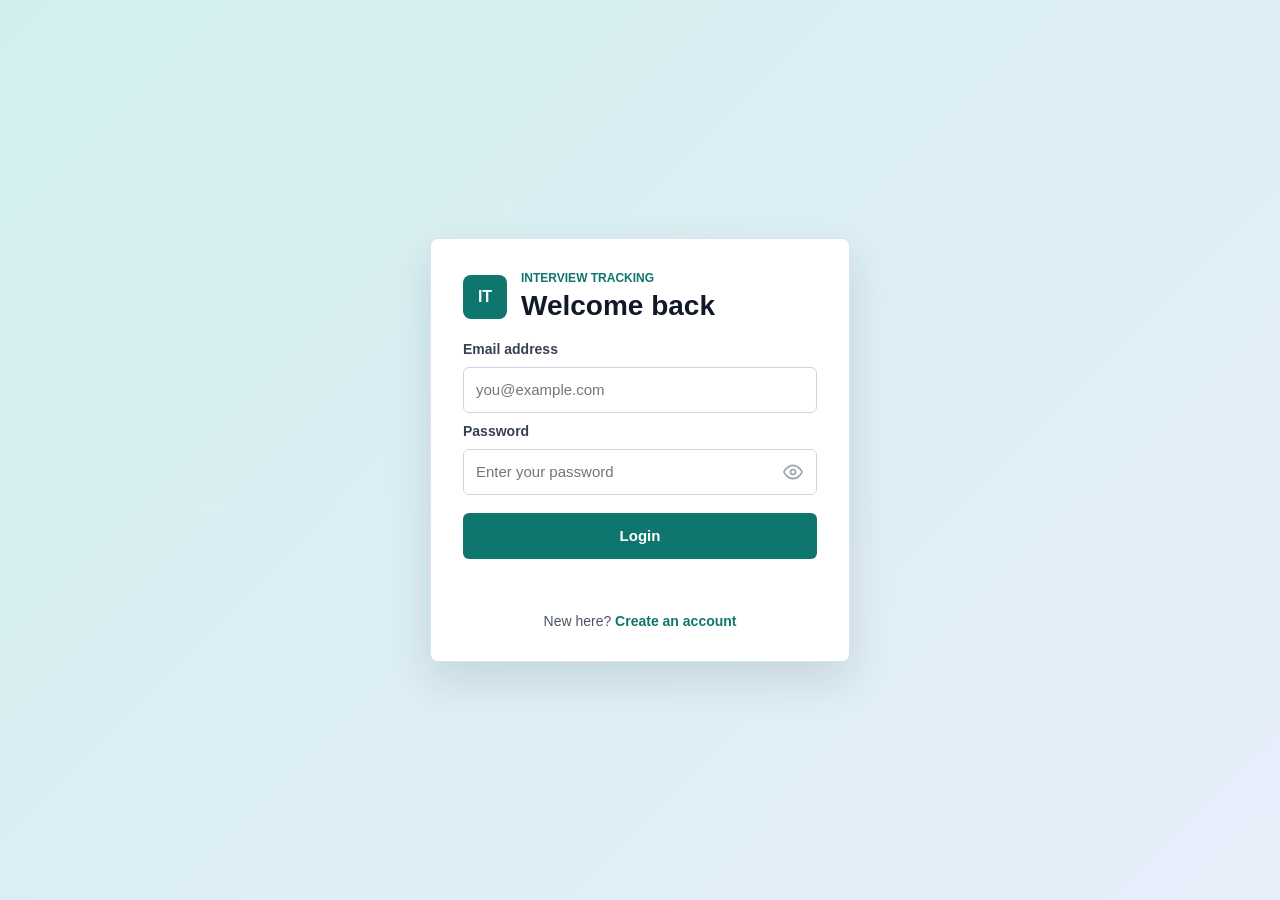
<file: Capstone_InterviewTracking/frontend/pages/hr/hr-interviews.html>
<!DOCTYPE html>
<html lang="en">
<head>
  <meta charset="UTF-8">
  <meta name="viewport" content="width=device-width, initial-scale=1.0">
  <title>HR Interviews – HR Portal</title>
  <link rel="stylesheet" href="../../styles/style.css">
  <link rel="stylesheet" href="../../styles/dashboard.css">
  <link rel="stylesheet" href="../../styles/hr/dashboard.css">
  <link rel="stylesheet" href="../../styles/panel/dashboard.css">
</head>
<body class="hr-body">

  <div class="hr-overlay" id="hr-overlay" onclick="closeSidebar()"></div>

  <div class="hr-layout">

    <aside class="hr-sidebar" id="hr-sidebar" aria-label="HR navigation">
      <header class="hr-brand">
        <div class="brand-mark hr-brand-mark" aria-hidden="true">IT</div>
        <div>
          <p class="hr-brand-name">Interview Tracking</p>
          <p class="hr-brand-sub">HR Portal</p>
        </div>
      </header>
      <nav class="hr-nav" aria-label="Main navigation">
        <a class="hr-nav-item" href="../index.html">
          <svg class="hr-nav-icon" viewBox="0 0 24 24" fill="none" stroke="currentColor" stroke-width="2" stroke-linecap="round" stroke-linejoin="round" aria-hidden="true"><path d="M3 9l9-7 9 7v11a2 2 0 01-2 2H5a2 2 0 01-2-2z"/><polyline points="9 22 9 12 15 12 15 22"/></svg>
          Home
        </a>
        <a class="hr-nav-item" href="dashboard.html">
          <svg class="hr-nav-icon" viewBox="0 0 24 24" fill="none" stroke="currentColor" stroke-width="2" stroke-linecap="round" stroke-linejoin="round" aria-hidden="true"><path d="M17 21v-2a4 4 0 00-4-4H5a4 4 0 00-4 4v2"/><circle cx="9" cy="7" r="4"/><path d="M23 21v-2a4 4 0 00-3-3.87"/><path d="M16 3.13a4 4 0 010 7.75"/></svg>
          Candidates
        </a>
        <a class="hr-nav-item" href="schedule.html">
          <svg class="hr-nav-icon" viewBox="0 0 24 24" fill="none" stroke="currentColor" stroke-width="2" stroke-linecap="round" stroke-linejoin="round" aria-hidden="true"><rect x="3" y="4" width="18" height="18" rx="2"/><line x1="16" y1="2" x2="16" y2="6"/><line x1="8" y1="2" x2="8" y2="6"/><line x1="3" y1="10" x2="21" y2="10"/></svg>
          Schedule Interview
        </a>
        <a class="hr-nav-item" href="panels.html">
          <svg class="hr-nav-icon" viewBox="0 0 24 24" fill="none" stroke="currentColor" stroke-width="2" stroke-linecap="round" stroke-linejoin="round" aria-hidden="true"><path d="M20 21v-2a4 4 0 00-4-4H8a4 4 0 00-4 4v2"/><circle cx="12" cy="7" r="4"/></svg>
          Panels
        </a>
        <a class="hr-nav-item" href="jobs.html">
          <svg class="hr-nav-icon" viewBox="0 0 24 24" fill="none" stroke="currentColor" stroke-width="2" stroke-linecap="round" stroke-linejoin="round" aria-hidden="true"><rect x="2" y="7" width="20" height="14" rx="2"/><path d="M16 7V5a2 2 0 00-2-2h-4a2 2 0 00-2 2v2"/></svg>
          Jobs
        </a>
        <a class="hr-nav-item active" href="hr-interviews.html" aria-current="page">
          <svg class="hr-nav-icon" viewBox="0 0 24 24" fill="none" stroke="currentColor" stroke-width="2" stroke-linecap="round" stroke-linejoin="round" aria-hidden="true"><circle cx="12" cy="12" r="10"/><polyline points="12 6 12 12 16 14"/></svg>
          HR Interviews
        </a>
      </nav>
      <footer class="hr-sidebar-footer">
        <div class="hr-user-card">
          <div class="hr-user-avatar" id="hr-avatar" aria-hidden="true"></div>
          <div class="hr-user-info">
            <p class="hr-user-name" id="hr-user-name"></p>
            <p class="hr-user-email" id="hr-user-email"></p>
          </div>
        </div>
        <button class="hr-logout-btn" onclick="logout()" type="button">
          <svg width="15" height="15" viewBox="0 0 24 24" fill="none" stroke="currentColor" stroke-width="2" stroke-linecap="round" stroke-linejoin="round" aria-hidden="true"><path d="M9 21H5a2 2 0 01-2-2V5a2 2 0 012-2h4"/><polyline points="16 17 21 12 16 7"/><line x1="21" y1="12" x2="9" y2="12"/></svg>
          Logout
        </button>
      </footer>
    </aside>

    <main class="hr-main">
      <div class="hr-topbar" role="banner">
        <button class="hr-menu-btn" onclick="toggleSidebar()" type="button" aria-label="Open navigation menu">
          <svg width="20" height="20" viewBox="0 0 24 24" fill="none" stroke="currentColor" stroke-width="2" aria-hidden="true"><line x1="3" y1="6" x2="21" y2="6"/><line x1="3" y1="12" x2="21" y2="12"/><line x1="3" y1="18" x2="21" y2="18"/></svg>
        </button>
        <span class="hr-topbar-title">HR Interviews</span>
      </div>

      <section class="hr-section" aria-labelledby="hr-interviews-heading">
        <div class="hr-section-header">
          <h1 id="hr-interviews-heading">HR Interviews</h1>
        </div>
        <div id="hr-interviews-grid" class="pd-interview-grid" role="region" aria-live="polite">
          <p class="hr-loading">Loading interviews…</p>
        </div>
      </section>
    </main>
  </div>

  <div class="pd-modal-overlay" id="hr-modal-overlay" onclick="closeInterviewModal()" role="presentation"></div>
  <div class="pd-modal" id="hr-modal" role="dialog" aria-modal="true" aria-labelledby="hr-modal-title">
    <header class="pd-modal-header">
      <h2 id="hr-modal-title" style="margin:0;font-size:18px;font-weight:700;color:var(--text-dark);">HR Interview</h2>
      <button class="pd-modal-close" onclick="closeInterviewModal()" type="button" aria-label="Close interview modal">&#x2715;</button>
    </header>

    <div class="pd-modal-tabs" role="tablist">
      <button class="pd-tab-btn active" id="tab-btn-candidate" role="tab" aria-selected="true" aria-controls="modal-tab-candidate" onclick="switchModalTab('candidate')">Candidate Info</button>
      <button class="pd-tab-btn" id="tab-btn-feedback" role="tab" aria-selected="false" aria-controls="modal-tab-feedback" onclick="switchModalTab('feedback')">Submit Feedback</button>
    </div>

    <div class="pd-modal-body">

      <div id="modal-tab-candidate" class="pd-tab-panel active" role="tabpanel" aria-labelledby="tab-btn-candidate">
        <div id="candidate-detail-body">
          <p class="hr-loading">Loading…</p>
        </div>
      </div>

      <div id="modal-tab-feedback" class="pd-tab-panel" role="tabpanel" aria-labelledby="tab-btn-feedback">
        <form id="feedback-form" autocomplete="off" novalidate>
          <input type="hidden" id="fb-interview-id">

          <div class="form-group">
            <label>Rating <span style="color:var(--status-error)" aria-hidden="true">*</span></label>
            <div class="star-rating" id="star-rating" role="radiogroup" aria-label="Rating (1 to 5 stars)">
              <span class="star" data-value="1" role="radio" aria-label="1 star" tabindex="0">&#9733;</span>
              <span class="star" data-value="2" role="radio" aria-label="2 stars" tabindex="0">&#9733;</span>
              <span class="star" data-value="3" role="radio" aria-label="3 stars" tabindex="0">&#9733;</span>
              <span class="star" data-value="4" role="radio" aria-label="4 stars" tabindex="0">&#9733;</span>
              <span class="star" data-value="5" role="radio" aria-label="5 stars" tabindex="0">&#9733;</span>
            </div>
          </div>

          <div class="form-group">
            <label for="fb-status">Recommendation <span style="color:var(--status-error)" aria-hidden="true">*</span></label>
            <select id="fb-status" required>
              <option value="">-- Select Recommendation --</option>
              <option value="SELECTED">Selected (Proceed / Offer)</option>
              <option value="REJECTED">Rejected</option>
            </select>
          </div>

          <div class="form-group">
            <label for="fb-areas">Areas Covered <span style="color:var(--status-error)" aria-hidden="true">*</span></label>
            <textarea id="fb-areas" required placeholder="Topics discussed in the HR round…"></textarea>
          </div>

          <div class="form-group">
            <label for="fb-comments">Overall Comments <span style="color:var(--status-error)" aria-hidden="true">*</span></label>
            <textarea id="fb-comments" required placeholder="Overall assessment of the candidate…"></textarea>
          </div>

          <div class="form-group">
            <label for="fb-strengths">Strengths</label>
            <textarea id="fb-strengths" placeholder="Key strengths observed…" style="min-height:80px;"></textarea>
          </div>

          <div class="form-group">
            <label for="fb-weaknesses">Areas for Improvement</label>
            <textarea id="fb-weaknesses" placeholder="Areas for improvement…" style="min-height:80px;"></textarea>
          </div>

          <p id="fb-error" class="error-msg" role="alert"></p>
          <p id="fb-success" class="success-msg" role="status"></p>
          <button type="submit" id="fb-btn" style="width:100%;">Submit Feedback</button>
        </form>
      </div>
    </div>
  </div>

  <script type="module" src="../../scripts/main/hr/hr-interviews.js"></script>
</body>
</html>
</file>
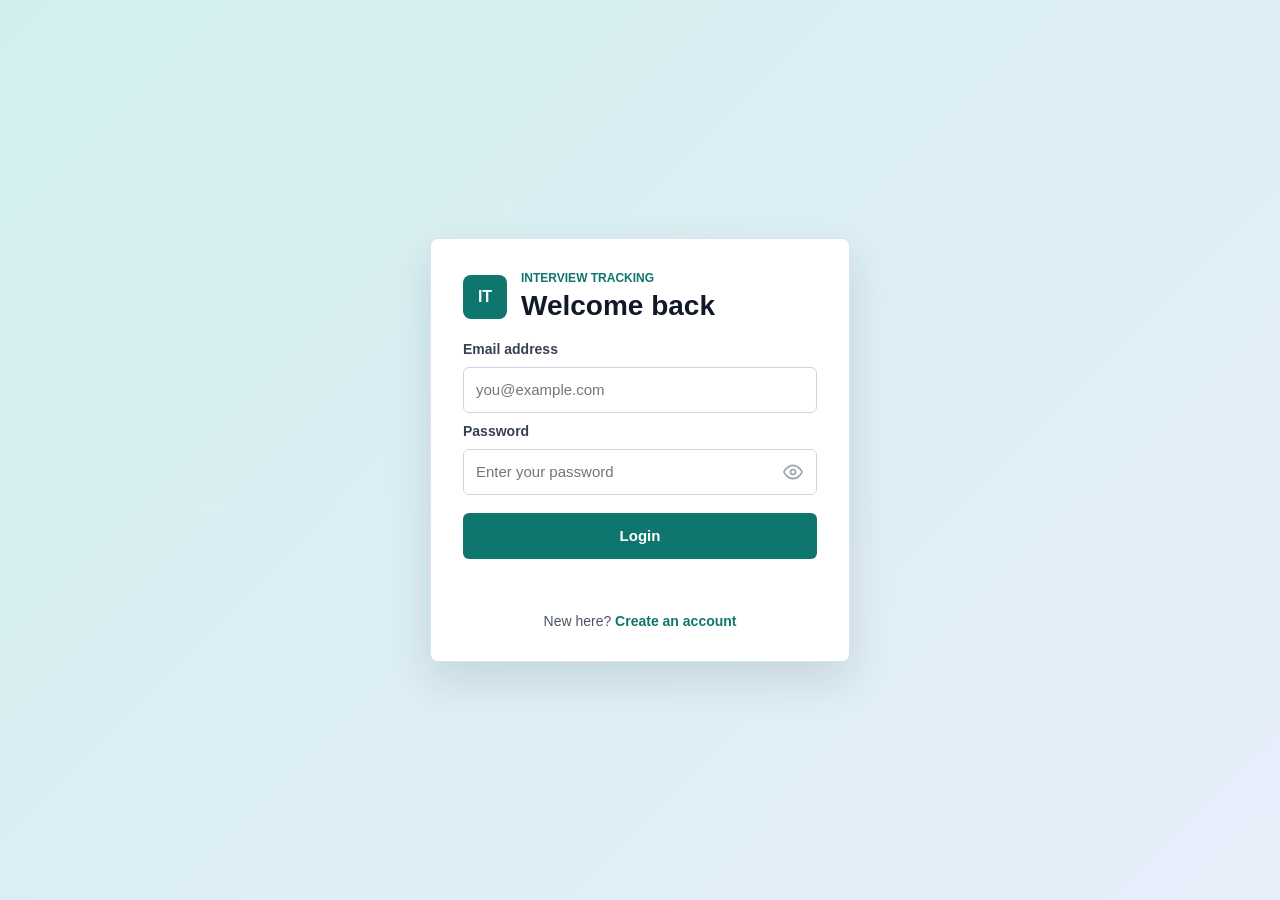
<file: Capstone_InterviewTracking/frontend/pages/hr/jobs.html>
<!DOCTYPE html>
<html lang="en">
<head>
  <meta charset="UTF-8">
  <meta name="viewport" content="width=device-width, initial-scale=1.0">
  <title>Jobs – HR Portal</title>
  <link rel="stylesheet" href="../../styles/style.css">
  <link rel="stylesheet" href="../../styles/dashboard.css">
  <link rel="stylesheet" href="../../styles/hr/dashboard.css">
</head>
<body class="hr-body">

  <div class="hr-overlay" id="hr-overlay" onclick="closeSidebar()"></div>

  <div class="hr-layout">

    <aside class="hr-sidebar" id="hr-sidebar" aria-label="HR navigation">
      <header class="hr-brand">
        <div class="brand-mark hr-brand-mark" aria-hidden="true">IT</div>
        <div>
          <p class="hr-brand-name">Interview Tracking</p>
          <p class="hr-brand-sub">HR Portal</p>
        </div>
      </header>
      <nav class="hr-nav" aria-label="Main navigation">
        <a class="hr-nav-item" href="../index.html">
          <svg class="hr-nav-icon" viewBox="0 0 24 24" fill="none" stroke="currentColor" stroke-width="2" stroke-linecap="round" stroke-linejoin="round" aria-hidden="true"><path d="M3 9l9-7 9 7v11a2 2 0 01-2 2H5a2 2 0 01-2-2z"/><polyline points="9 22 9 12 15 12 15 22"/></svg>
          Home
        </a>
        <a class="hr-nav-item" href="dashboard.html">
          <svg class="hr-nav-icon" viewBox="0 0 24 24" fill="none" stroke="currentColor" stroke-width="2" stroke-linecap="round" stroke-linejoin="round" aria-hidden="true"><path d="M17 21v-2a4 4 0 00-4-4H5a4 4 0 00-4 4v2"/><circle cx="9" cy="7" r="4"/><path d="M23 21v-2a4 4 0 00-3-3.87"/><path d="M16 3.13a4 4 0 010 7.75"/></svg>
          Candidates
        </a>
        <a class="hr-nav-item" href="schedule.html">
          <svg class="hr-nav-icon" viewBox="0 0 24 24" fill="none" stroke="currentColor" stroke-width="2" stroke-linecap="round" stroke-linejoin="round" aria-hidden="true"><rect x="3" y="4" width="18" height="18" rx="2"/><line x1="16" y1="2" x2="16" y2="6"/><line x1="8" y1="2" x2="8" y2="6"/><line x1="3" y1="10" x2="21" y2="10"/></svg>
          Schedule Interview
        </a>
        <a class="hr-nav-item" href="panels.html">
          <svg class="hr-nav-icon" viewBox="0 0 24 24" fill="none" stroke="currentColor" stroke-width="2" stroke-linecap="round" stroke-linejoin="round" aria-hidden="true"><path d="M20 21v-2a4 4 0 00-4-4H8a4 4 0 00-4 4v2"/><circle cx="12" cy="7" r="4"/></svg>
          Panels
        </a>
        <a class="hr-nav-item active" href="jobs.html" aria-current="page">
          <svg class="hr-nav-icon" viewBox="0 0 24 24" fill="none" stroke="currentColor" stroke-width="2" stroke-linecap="round" stroke-linejoin="round" aria-hidden="true"><rect x="2" y="7" width="20" height="14" rx="2"/><path d="M16 7V5a2 2 0 00-2-2h-4a2 2 0 00-2 2v2"/></svg>
          Jobs
        </a>
        <a class="hr-nav-item" href="hr-interviews.html">
          <svg class="hr-nav-icon" viewBox="0 0 24 24" fill="none" stroke="currentColor" stroke-width="2" stroke-linecap="round" stroke-linejoin="round" aria-hidden="true"><circle cx="12" cy="12" r="10"/><polyline points="12 6 12 12 16 14"/></svg>
          HR Interviews
        </a>
      </nav>
      <footer class="hr-sidebar-footer">
        <div class="hr-user-card">
          <div class="hr-user-avatar" id="hr-avatar" aria-hidden="true"></div>
          <div class="hr-user-info">
            <p class="hr-user-name" id="hr-user-name"></p>
            <p class="hr-user-email" id="hr-user-email"></p>
          </div>
        </div>
        <button class="hr-logout-btn" onclick="logout()" type="button">
          <svg width="15" height="15" viewBox="0 0 24 24" fill="none" stroke="currentColor" stroke-width="2" stroke-linecap="round" stroke-linejoin="round" aria-hidden="true"><path d="M9 21H5a2 2 0 01-2-2V5a2 2 0 012-2h4"/><polyline points="16 17 21 12 16 7"/><line x1="21" y1="12" x2="9" y2="12"/></svg>
          Logout
        </button>
      </footer>
    </aside>

    <main class="hr-main">
      <div class="hr-topbar" role="banner">
        <button class="hr-menu-btn" onclick="toggleSidebar()" type="button" aria-label="Open navigation menu">
          <svg width="20" height="20" viewBox="0 0 24 24" fill="none" stroke="currentColor" stroke-width="2" aria-hidden="true"><line x1="3" y1="6" x2="21" y2="6"/><line x1="3" y1="12" x2="21" y2="12"/><line x1="3" y1="18" x2="21" y2="18"/></svg>
        </button>
        <span class="hr-topbar-title">Jobs</span>
      </div>

      <section class="hr-section" aria-labelledby="jobs-heading">
        <div class="hr-section-header">
          <h1 id="jobs-heading">Jobs</h1>
          <button class="btn" style="min-height:unset;padding:9px 18px;font-size:13px;" onclick="openJDModal(null)" type="button">+ Create JD</button>
        </div>
        <div id="jobs-grid" role="region" aria-live="polite">
          <p class="hr-loading">Loading…</p>
        </div>
      </section>
    </main>
  </div>

  <div class="hr-modal-overlay" id="jd-overlay" onclick="closeJDModal()" role="presentation"></div>
  <div class="hr-modal" id="jd-modal" role="dialog" aria-modal="true" aria-labelledby="jd-modal-title">
    <header class="hr-modal-header">
      <h2 id="jd-modal-title">Create Job</h2>
      <button class="hr-drawer-close" onclick="closeJDModal()" type="button" aria-label="Close job modal">✕</button>
    </header>
    <div class="hr-modal-body">
      <form id="jd-form" novalidate>
        <div class="form-group">
          <label for="jd-title">Job Title *</label>
          <input type="text" id="jd-title" required placeholder="e.g. Senior Java Developer">
        </div>
        <div class="form-group">
          <label for="jd-description">Description *</label>
          <textarea id="jd-description" required placeholder="Describe the role and responsibilities…" rows="3" style="width:100%;resize:vertical;padding:10px 12px;border:1px solid var(--border-normal);border-radius:6px;font-size:14px;font-family:inherit;"></textarea>
        </div>
        <div class="form-group">
          <label for="jd-skills">Skills *</label>
          <input type="text" id="jd-skills" required placeholder="e.g. Java, Spring Boot, SQL">
        </div>
        <div class="form-row">
          <div class="form-group">
            <label for="jd-location">Location *</label>
            <input type="text" id="jd-location" required placeholder="e.g. Bangalore">
          </div>
          <div class="form-group">
            <label for="jd-jobtype">Job Type *</label>
            <select id="jd-jobtype" required>
              <option value="">Select type</option>
              <option value="FULL_TIME">Full Time</option>
              <option value="CONTRACT">Contract</option>
              <option value="REMOTE">Remote</option>
            </select>
          </div>
        </div>
        <div class="form-row">
          <div class="form-group">
            <label for="jd-min-salary">Min Salary (LPA) *</label>
            <input type="number" id="jd-min-salary" min="0" step="0.5" placeholder="0" required>
          </div>
          <div class="form-group">
            <label for="jd-max-salary">Max Salary (LPA) *</label>
            <input type="number" id="jd-max-salary" min="0" step="0.5" placeholder="0" required>
          </div>
        </div>
        <div class="form-row">
          <div class="form-group">
            <label for="jd-min-exp">Min Experience (yrs) *</label>
            <input type="number" id="jd-min-exp" min="0" placeholder="0" required>
          </div>
          <div class="form-group">
            <label for="jd-max-exp">Max Experience (yrs) *</label>
            <input type="number" id="jd-max-exp" min="0" placeholder="0" required>
          </div>
        </div>
        <p id="jd-error" class="error-msg" role="alert"></p>
        <p id="jd-success" class="success-msg" role="status"></p>
        <div style="display:flex;gap:12px;margin-top:8px;">
          <button type="submit" class="btn" id="jd-btn">Create Job</button>
          <button type="button" class="btn-secondary" onclick="closeJDModal()">Cancel</button>
        </div>
      </form>
    </div>
  </div>

  <script type="module" src="../../scripts/main/hr/jobs.js"></script>
</body>
</html>
</file>
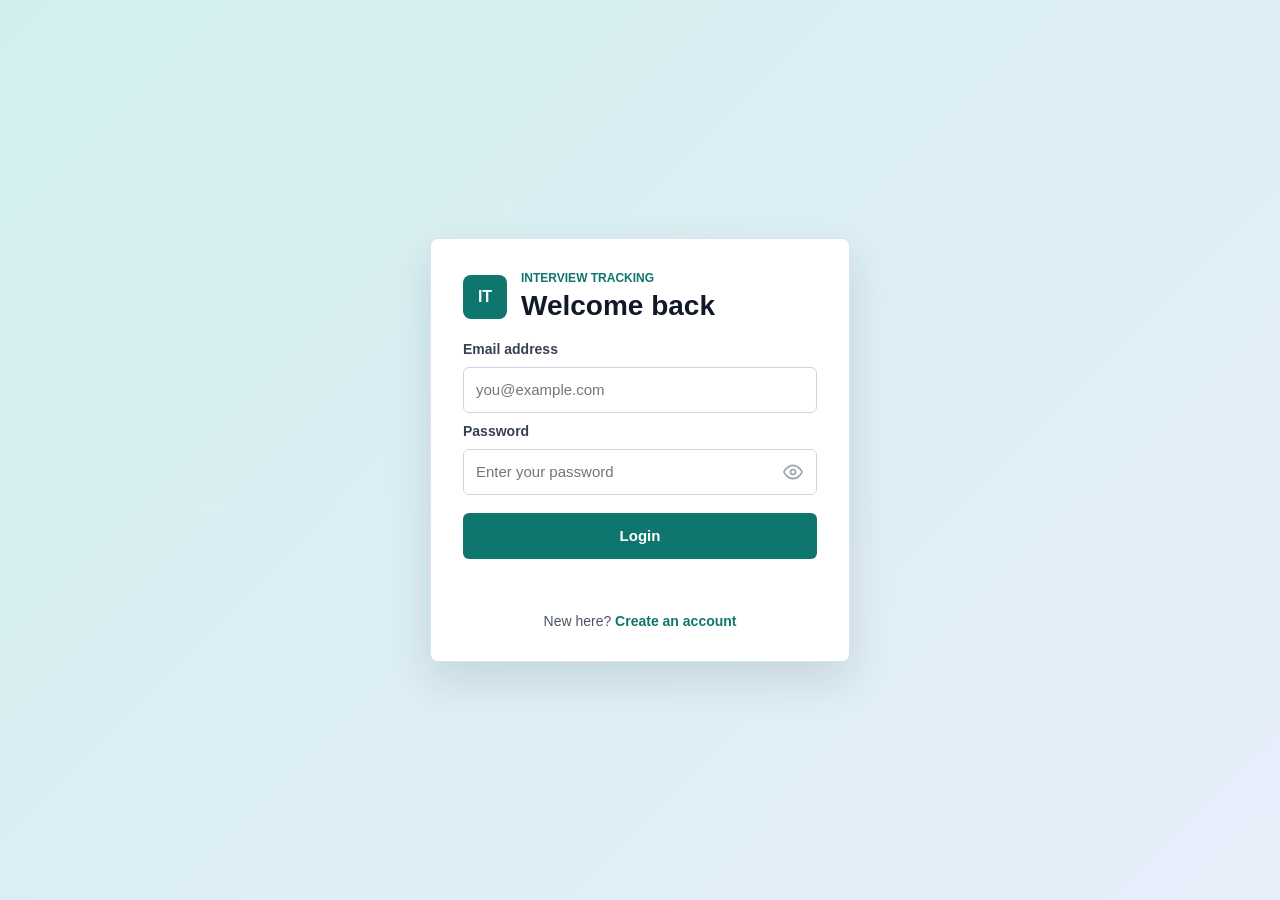
<file: Capstone_InterviewTracking/frontend/pages/hr/panels.html>
<!DOCTYPE html>
<html lang="en">
<head>
  <meta charset="UTF-8">
  <meta name="viewport" content="width=device-width, initial-scale=1.0">
  <title>Panels – HR Portal</title>
  <link rel="stylesheet" href="../../styles/style.css">
  <link rel="stylesheet" href="../../styles/dashboard.css">
  <link rel="stylesheet" href="../../styles/hr/dashboard.css">
</head>
<body class="hr-body">

  <div class="hr-overlay" id="hr-overlay" onclick="closeSidebar()"></div>

  <div class="hr-layout">

    <aside class="hr-sidebar" id="hr-sidebar" aria-label="HR navigation">
      <header class="hr-brand">
        <div class="brand-mark hr-brand-mark" aria-hidden="true">IT</div>
        <div>
          <p class="hr-brand-name">Interview Tracking</p>
          <p class="hr-brand-sub">HR Portal</p>
        </div>
      </header>
      <nav class="hr-nav" aria-label="Main navigation">
        <a class="hr-nav-item" href="../index.html">
          <svg class="hr-nav-icon" viewBox="0 0 24 24" fill="none" stroke="currentColor" stroke-width="2" stroke-linecap="round" stroke-linejoin="round" aria-hidden="true"><path d="M3 9l9-7 9 7v11a2 2 0 01-2 2H5a2 2 0 01-2-2z"/><polyline points="9 22 9 12 15 12 15 22"/></svg>
          Home
        </a>
        <a class="hr-nav-item" href="dashboard.html">
          <svg class="hr-nav-icon" viewBox="0 0 24 24" fill="none" stroke="currentColor" stroke-width="2" stroke-linecap="round" stroke-linejoin="round" aria-hidden="true"><path d="M17 21v-2a4 4 0 00-4-4H5a4 4 0 00-4 4v2"/><circle cx="9" cy="7" r="4"/><path d="M23 21v-2a4 4 0 00-3-3.87"/><path d="M16 3.13a4 4 0 010 7.75"/></svg>
          Candidates
        </a>
        <a class="hr-nav-item" href="schedule.html">
          <svg class="hr-nav-icon" viewBox="0 0 24 24" fill="none" stroke="currentColor" stroke-width="2" stroke-linecap="round" stroke-linejoin="round" aria-hidden="true"><rect x="3" y="4" width="18" height="18" rx="2"/><line x1="16" y1="2" x2="16" y2="6"/><line x1="8" y1="2" x2="8" y2="6"/><line x1="3" y1="10" x2="21" y2="10"/></svg>
          Schedule Interview
        </a>
        <a class="hr-nav-item active" href="panels.html" aria-current="page">
          <svg class="hr-nav-icon" viewBox="0 0 24 24" fill="none" stroke="currentColor" stroke-width="2" stroke-linecap="round" stroke-linejoin="round" aria-hidden="true"><path d="M20 21v-2a4 4 0 00-4-4H8a4 4 0 00-4 4v2"/><circle cx="12" cy="7" r="4"/></svg>
          Panels
        </a>
        <a class="hr-nav-item" href="jobs.html">
          <svg class="hr-nav-icon" viewBox="0 0 24 24" fill="none" stroke="currentColor" stroke-width="2" stroke-linecap="round" stroke-linejoin="round" aria-hidden="true"><rect x="2" y="7" width="20" height="14" rx="2"/><path d="M16 7V5a2 2 0 00-2-2h-4a2 2 0 00-2 2v2"/></svg>
          Jobs
        </a>
        <a class="hr-nav-item" href="hr-interviews.html">
          <svg class="hr-nav-icon" viewBox="0 0 24 24" fill="none" stroke="currentColor" stroke-width="2" stroke-linecap="round" stroke-linejoin="round" aria-hidden="true"><circle cx="12" cy="12" r="10"/><polyline points="12 6 12 12 16 14"/></svg>
          HR Interviews
        </a>
      </nav>
      <footer class="hr-sidebar-footer">
        <div class="hr-user-card">
          <div class="hr-user-avatar" id="hr-avatar" aria-hidden="true"></div>
          <div class="hr-user-info">
            <p class="hr-user-name" id="hr-user-name"></p>
            <p class="hr-user-email" id="hr-user-email"></p>
          </div>
        </div>
        <button class="hr-logout-btn" onclick="logout()" type="button">
          <svg width="15" height="15" viewBox="0 0 24 24" fill="none" stroke="currentColor" stroke-width="2" stroke-linecap="round" stroke-linejoin="round" aria-hidden="true"><path d="M9 21H5a2 2 0 01-2-2V5a2 2 0 012-2h4"/><polyline points="16 17 21 12 16 7"/><line x1="21" y1="12" x2="9" y2="12"/></svg>
          Logout
        </button>
      </footer>
    </aside>

    <main class="hr-main">
      <div class="hr-topbar" role="banner">
        <button class="hr-menu-btn" onclick="toggleSidebar()" type="button" aria-label="Open navigation menu">
          <svg width="20" height="20" viewBox="0 0 24 24" fill="none" stroke="currentColor" stroke-width="2" aria-hidden="true"><line x1="3" y1="6" x2="21" y2="6"/><line x1="3" y1="12" x2="21" y2="12"/><line x1="3" y1="18" x2="21" y2="18"/></svg>
        </button>
        <span class="hr-topbar-title">Panels</span>
      </div>

      <section class="hr-section" aria-labelledby="panels-heading">
        <div class="hr-section-header">
          <h1 id="panels-heading">Panels</h1>
          <button class="btn" style="min-height:unset;padding:9px 18px;font-size:13px;" onclick="openPanelModal()" type="button">+ Add Panel Member</button>
        </div>
        <div class="hr-card">
          <div id="panels-list" role="region" aria-live="polite"><p class="hr-loading">Loading…</p></div>
        </div>
      </section>
    </main>
  </div>

  <div class="hr-modal-overlay" id="panel-modal-overlay" onclick="closePanelModal()" role="presentation"></div>
  <div class="hr-modal" id="panel-modal" role="dialog" aria-modal="true" aria-labelledby="panel-modal-title">
    <header class="hr-modal-header">
      <h2 id="panel-modal-title">Add Panel Member</h2>
      <button class="hr-drawer-close" onclick="closePanelModal()" type="button" aria-label="Close modal">✕</button>
    </header>
    <div class="hr-modal-body">
      <form id="panel-form" novalidate>
        <div class="form-row">
          <div class="form-group">
            <label for="pan-name">Full Name *</label>
            <input type="text" id="pan-name" required placeholder="Full name" autocomplete="name">
          </div>
          <div class="form-group">
            <label for="pan-email">Email *</label>
            <input type="email" id="pan-email" required placeholder="work@email.com" autocomplete="email">
          </div>
        </div>
        <div class="form-row">
          <div class="form-group">
            <label for="pan-phone">Phone (10-digit) *</label>
            <input type="tel" id="pan-phone" required placeholder="10-digit number" maxlength="10" autocomplete="tel">
          </div>
          <div class="form-group">
            <label for="pan-org">Organization *</label>
            <input type="text" id="pan-org" required placeholder="Company name" autocomplete="organization">
          </div>
        </div>
        <div class="form-group">
          <label for="pan-designation">Designation *</label>
          <input type="text" id="pan-designation" required placeholder="e.g. Senior Engineer">
        </div>
        <p id="pan-error" class="error-msg" role="alert"></p>
        <p id="pan-success" class="success-msg" role="status"></p>
        <div style="display:flex;gap:12px;margin-top:8px;">
          <button type="submit" class="btn" id="pan-btn">Add Panel Member</button>
          <button type="button" class="btn-secondary" onclick="closePanelModal()">Cancel</button>
        </div>
      </form>
    </div>
  </div>

  <script type="module" src="../../scripts/main/hr/panels.js"></script>
</body>
</html>
</file>
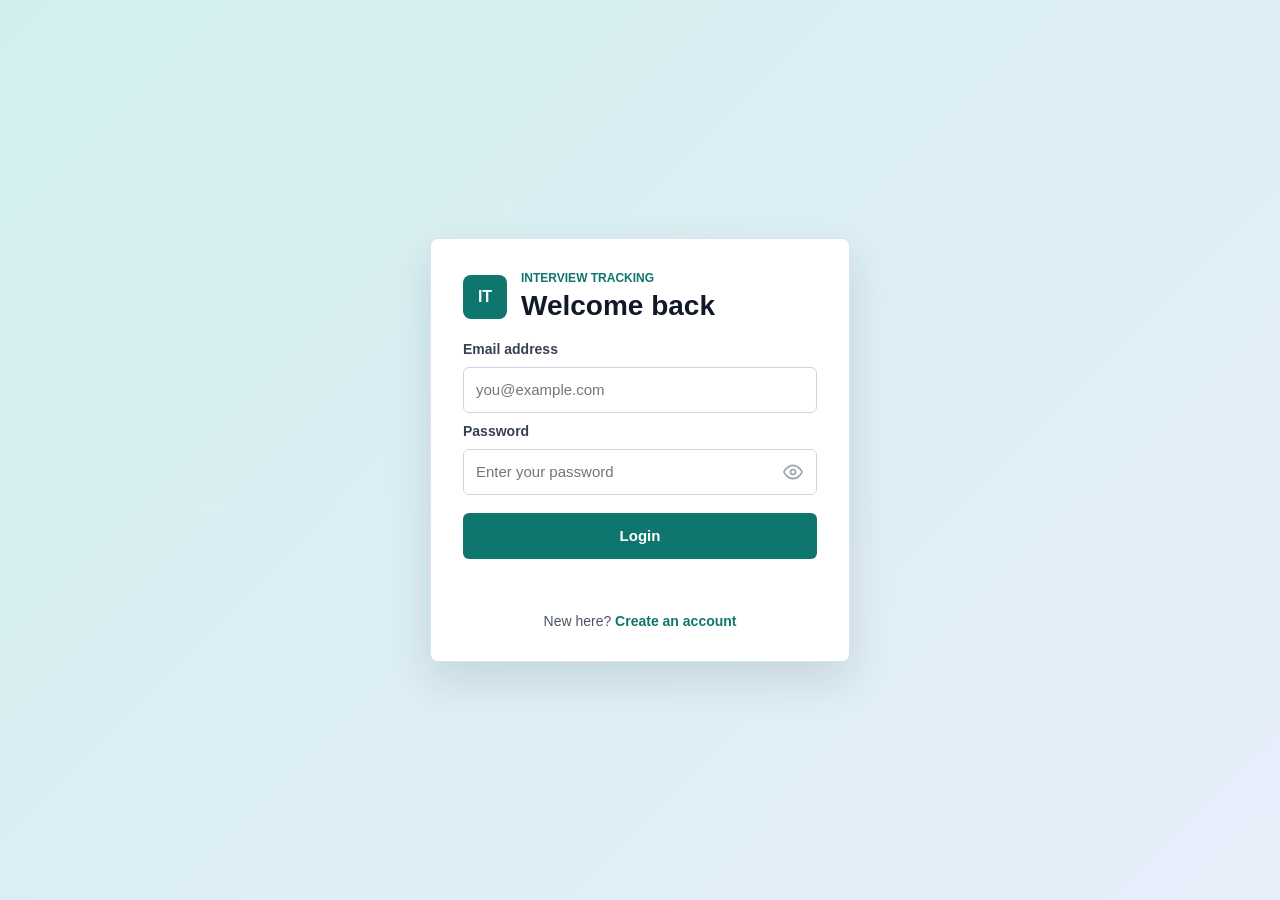
<file: Capstone_InterviewTracking/frontend/pages/hr/schedule.html>
<!DOCTYPE html>
<html lang="en">
<head>
  <meta charset="UTF-8">
  <meta name="viewport" content="width=device-width, initial-scale=1.0">
  <title>Schedule Interview – HR Portal</title>
  <link rel="stylesheet" href="../../styles/style.css">
  <link rel="stylesheet" href="../../styles/dashboard.css">
  <link rel="stylesheet" href="../../styles/hr/dashboard.css">
</head>
<body class="hr-body">

  <div class="hr-overlay" id="hr-overlay" onclick="closeSidebar()"></div>

  <div class="hr-layout">

    <aside class="hr-sidebar" id="hr-sidebar" aria-label="HR navigation">
      <header class="hr-brand">
        <div class="brand-mark hr-brand-mark" aria-hidden="true">IT</div>
        <div>
          <p class="hr-brand-name">Interview Tracking</p>
          <p class="hr-brand-sub">HR Portal</p>
        </div>
      </header>
      <nav class="hr-nav" aria-label="Main navigation">
        <a class="hr-nav-item" href="../index.html">
          <svg class="hr-nav-icon" viewBox="0 0 24 24" fill="none" stroke="currentColor" stroke-width="2" stroke-linecap="round" stroke-linejoin="round" aria-hidden="true"><path d="M3 9l9-7 9 7v11a2 2 0 01-2 2H5a2 2 0 01-2-2z"/><polyline points="9 22 9 12 15 12 15 22"/></svg>
          Home
        </a>
        <a class="hr-nav-item" href="dashboard.html">
          <svg class="hr-nav-icon" viewBox="0 0 24 24" fill="none" stroke="currentColor" stroke-width="2" stroke-linecap="round" stroke-linejoin="round" aria-hidden="true"><path d="M17 21v-2a4 4 0 00-4-4H5a4 4 0 00-4 4v2"/><circle cx="9" cy="7" r="4"/><path d="M23 21v-2a4 4 0 00-3-3.87"/><path d="M16 3.13a4 4 0 010 7.75"/></svg>
          Candidates
        </a>
        <a class="hr-nav-item active" href="schedule.html" aria-current="page">
          <svg class="hr-nav-icon" viewBox="0 0 24 24" fill="none" stroke="currentColor" stroke-width="2" stroke-linecap="round" stroke-linejoin="round" aria-hidden="true"><rect x="3" y="4" width="18" height="18" rx="2"/><line x1="16" y1="2" x2="16" y2="6"/><line x1="8" y1="2" x2="8" y2="6"/><line x1="3" y1="10" x2="21" y2="10"/></svg>
          Schedule Interview
        </a>
        <a class="hr-nav-item" href="panels.html">
          <svg class="hr-nav-icon" viewBox="0 0 24 24" fill="none" stroke="currentColor" stroke-width="2" stroke-linecap="round" stroke-linejoin="round" aria-hidden="true"><path d="M20 21v-2a4 4 0 00-4-4H8a4 4 0 00-4 4v2"/><circle cx="12" cy="7" r="4"/></svg>
          Panels
        </a>
        <a class="hr-nav-item" href="jobs.html">
          <svg class="hr-nav-icon" viewBox="0 0 24 24" fill="none" stroke="currentColor" stroke-width="2" stroke-linecap="round" stroke-linejoin="round" aria-hidden="true"><rect x="2" y="7" width="20" height="14" rx="2"/><path d="M16 7V5a2 2 0 00-2-2h-4a2 2 0 00-2 2v2"/></svg>
          Jobs
        </a>
        <a class="hr-nav-item" href="hr-interviews.html">
          <svg class="hr-nav-icon" viewBox="0 0 24 24" fill="none" stroke="currentColor" stroke-width="2" stroke-linecap="round" stroke-linejoin="round" aria-hidden="true"><circle cx="12" cy="12" r="10"/><polyline points="12 6 12 12 16 14"/></svg>
          HR Interviews
        </a>
      </nav>
      <footer class="hr-sidebar-footer">
        <div class="hr-user-card">
          <div class="hr-user-avatar" id="hr-avatar" aria-hidden="true"></div>
          <div class="hr-user-info">
            <p class="hr-user-name" id="hr-user-name"></p>
            <p class="hr-user-email" id="hr-user-email"></p>
          </div>
        </div>
        <button class="hr-logout-btn" onclick="logout()" type="button">
          <svg width="15" height="15" viewBox="0 0 24 24" fill="none" stroke="currentColor" stroke-width="2" stroke-linecap="round" stroke-linejoin="round" aria-hidden="true"><path d="M9 21H5a2 2 0 01-2-2V5a2 2 0 012-2h4"/><polyline points="16 17 21 12 16 7"/><line x1="21" y1="12" x2="9" y2="12"/></svg>
          Logout
        </button>
      </footer>
    </aside>

    <main class="hr-main">
      <div class="hr-topbar" role="banner">
        <button class="hr-menu-btn" onclick="toggleSidebar()" type="button" aria-label="Open navigation menu">
          <svg width="20" height="20" viewBox="0 0 24 24" fill="none" stroke="currentColor" stroke-width="2" aria-hidden="true"><line x1="3" y1="6" x2="21" y2="6"/><line x1="3" y1="12" x2="21" y2="12"/><line x1="3" y1="18" x2="21" y2="18"/></svg>
        </button>
        <span class="hr-topbar-title">Schedule Interview</span>
      </div>

      <section class="hr-section" aria-labelledby="schedule-heading">
        <div class="hr-section-header">
          <h1 id="schedule-heading">Schedule Interview</h1>
        </div>
        <div class="hr-card" style="max-width:640px;">
          <form id="schedule-form" novalidate>

            <div class="form-group">
              <label for="sch-round">Round *</label>
              <select id="sch-round" required onchange="onRoundChange()">
                <option value="">Select round</option>
                <option value="L1">L1</option>
                <option value="L2">L2</option>
                <option value="HR">HR Round</option>
              </select>
            </div>

            <div class="form-group">
              <label>Select Candidate *</label>
              <div class="candidate-picker">
                <input type="text" id="candidate-search" placeholder="Search by name or App ID…" autocomplete="off" oninput="filterCandidatePicker()" aria-label="Search candidates">
                <div class="candidate-picker-list" id="candidate-picker-list" role="listbox">
                  <p style="padding:12px;font-size:13px;color:var(--text-muted);">Loading candidates…</p>
                </div>
                <div class="candidate-selected" id="candidate-selected" style="display:none;" aria-live="polite">
                  <span id="candidate-selected-text"></span>
                  <button type="button" class="candidate-clear-btn" onclick="clearCandidateSelection()" aria-label="Clear candidate selection">✕</button>
                </div>
              </div>
              <input type="hidden" id="sch-appId">
            </div>

            <div class="form-group">
              <label for="sch-datetime">Date &amp; Time *</label>
              <input type="datetime-local" id="sch-datetime" required>
            </div>

            <div class="form-group">
              <label for="sch-focus">Focus Area</label>
              <input type="text" id="sch-focus" placeholder="e.g. Java, System Design, Culture Fit">
            </div>

            <div class="form-group" id="panel-section">
              <label>Select Panel Members (max 2) *</label>
              <div class="panel-checkbox-list" id="panel-checkboxes" role="group" aria-label="Panel member selection">
                <p style="padding:8px;font-size:13px;color:var(--text-muted);">Loading panels…</p>
              </div>
            </div>

            <div id="hr-round-note" style="display:none;background:var(--primary-light);padding:12px 16px;border-radius:8px;border-left:3px solid var(--primary);margin-bottom:16px;">
              <p style="font-size:13px;margin:0;color:var(--primary);font-weight:600;">HR Round — You will conduct this interview directly. An email will be sent to both you and the candidate.</p>
            </div>

            <p id="sch-error" class="error-msg" role="alert"></p>
            <p id="sch-success" class="success-msg" role="status"></p>
            <button type="submit" class="btn" id="sch-btn">Schedule</button>
          </form>
        </div>
      </section>
    </main>
  </div>

  <script type="module" src="../../scripts/main/hr/schedule.js"></script>
</body>
</html>
</file>
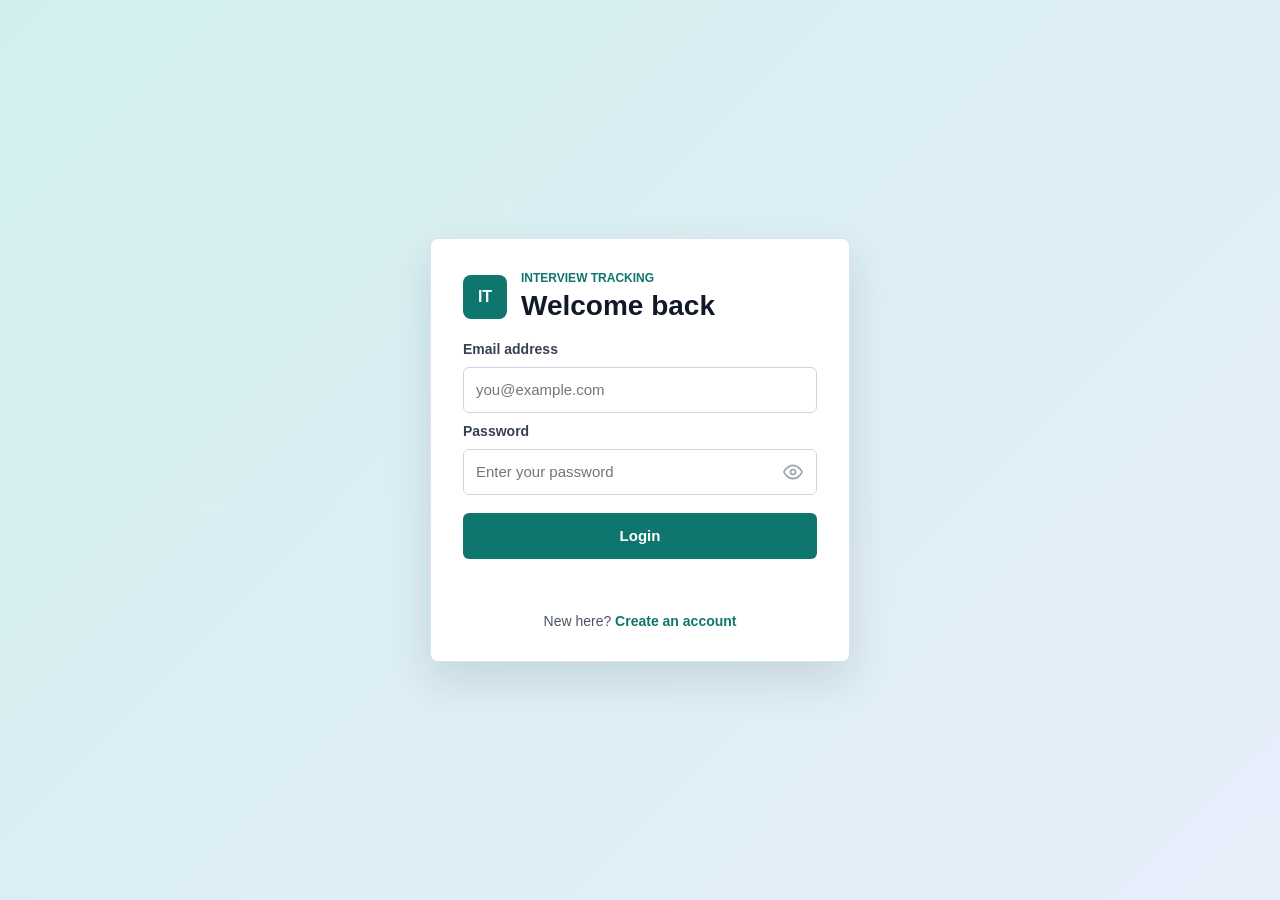
<file: Capstone_InterviewTracking/frontend/pages/panel/dashboard.html>
<!DOCTYPE html>
<html lang="en">
<head>
  <meta charset="UTF-8">
  <meta name="viewport" content="width=device-width, initial-scale=1.0">
  <title>My Interviews – Panel Dashboard</title>
  <link rel="stylesheet" href="../../styles/style.css">
  <link rel="stylesheet" href="../../styles/dashboard.css">
  <link rel="stylesheet" href="../../styles/panel/dashboard.css">
</head>
<body class="pd-body">

  <div class="pd-overlay" id="pd-overlay" onclick="closeSidebar()"></div>

  <div class="pd-layout">

    <aside class="pd-sidebar" id="pd-sidebar" aria-label="Panel navigation">
      <header class="pd-brand">
        <div class="brand-mark" aria-hidden="true">IT</div>
        <div>
          <p class="pd-brand-name">Interview Tracking</p>
          <p class="pd-brand-sub">Panel Member</p>
        </div>
      </header>

      <nav class="pd-nav" aria-label="Main navigation">
        <a class="pd-nav-item" href="../index.html">
          <svg class="pd-nav-icon" viewBox="0 0 24 24" fill="none" stroke="currentColor" stroke-width="2" stroke-linecap="round" stroke-linejoin="round" aria-hidden="true">
            <path d="M3 9l9-7 9 7v11a2 2 0 01-2 2H5a2 2 0 01-2-2z"/><polyline points="9 22 9 12 15 12 15 22"/>
          </svg>
          Home
        </a>
        <a class="pd-nav-item active" href="dashboard.html" aria-current="page">
          <svg class="pd-nav-icon" viewBox="0 0 24 24" fill="none" stroke="currentColor" stroke-width="2" aria-hidden="true">
            <rect x="3" y="4" width="18" height="18" rx="2"/>
            <path d="M16 2v4M8 2v4M3 10h18"/>
          </svg>
          My Interviews
        </a>
      </nav>

      <footer class="pd-sidebar-footer">
        <div class="pd-user-card">
          <div class="pd-user-avatar" id="pd-avatar" aria-hidden="true">P</div>
          <div class="pd-user-info">
            <p class="pd-user-name">Panel Member</p>
            <p class="pd-user-email" id="pd-user-email"></p>
          </div>
        </div>
        <button class="pd-logout-btn" onclick="panelLogout()" type="button" aria-label="Sign out">
          <svg class="pd-nav-icon" viewBox="0 0 24 24" fill="none" stroke="currentColor" stroke-width="2" aria-hidden="true">
            <path d="M9 21H5a2 2 0 01-2-2V5a2 2 0 012-2h4"/>
            <polyline points="16 17 21 12 16 7"/>
            <line x1="21" y1="12" x2="9" y2="12"/>
          </svg>
          Logout
        </button>
      </footer>
    </aside>

    <main class="pd-main">

      <div class="pd-topbar" role="banner">
        <button class="pd-menu-btn" onclick="openSidebar()" type="button" aria-label="Open navigation menu">
          <svg width="20" height="20" viewBox="0 0 24 24" fill="none" stroke="currentColor" stroke-width="2" aria-hidden="true">
            <line x1="3" y1="12" x2="21" y2="12"/>
            <line x1="3" y1="6" x2="21" y2="6"/>
            <line x1="3" y1="18" x2="21" y2="18"/>
          </svg>
        </button>
        <span class="pd-topbar-title">My Interviews</span>
      </div>

      <section class="pd-section" aria-labelledby="interviews-heading">
        <div class="pd-section-header">
          <h1 id="interviews-heading">My Interviews</h1>
        </div>
        <div id="interviews-grid" class="pd-interview-grid" role="region" aria-live="polite">
          <p class="loading-text">Loading interviews...</p>
        </div>
      </section>
    </main>
  </div>

  <div class="pd-modal-overlay" id="pd-modal-overlay" onclick="closeInterviewModal()" role="presentation"></div>
  <div class="pd-modal" id="pd-modal" role="dialog" aria-modal="true" aria-labelledby="pd-modal-title">
    <header class="pd-modal-header">
      <h2 id="pd-modal-title" style="margin:0;font-size:18px;font-weight:700;color:var(--text-dark);">Interview Details</h2>
      <button class="pd-modal-close" onclick="closeInterviewModal()" type="button" aria-label="Close interview modal">&#x2715;</button>
    </header>

    <div class="pd-modal-tabs" role="tablist">
      <button class="pd-tab-btn active" id="tab-btn-candidate" role="tab" aria-selected="true" aria-controls="modal-tab-candidate" onclick="switchModalTab('candidate')">Candidate Info</button>
      <button class="pd-tab-btn" id="tab-btn-feedback" role="tab" aria-selected="false" aria-controls="modal-tab-feedback" onclick="switchModalTab('feedback')">Submit Feedback</button>
    </div>

    <div class="pd-modal-body">

      <div id="modal-tab-candidate" class="pd-tab-panel active" role="tabpanel" aria-labelledby="tab-btn-candidate">
        <div id="candidate-detail-body">
          <p class="loading-text">Loading...</p>
        </div>
      </div>

      <div id="modal-tab-feedback" class="pd-tab-panel" role="tabpanel" aria-labelledby="tab-btn-feedback">
        <form id="feedback-form" autocomplete="off" novalidate>
          <input type="hidden" id="fb-interview-id">

          <div class="form-group">
            <label>Rating <span style="color:var(--status-error)" aria-hidden="true">*</span></label>
            <div class="star-rating" id="star-rating" role="radiogroup" aria-label="Rating (1 to 5 stars)">
              <span class="star" data-value="1" role="radio" aria-label="1 star" tabindex="0">&#9733;</span>
              <span class="star" data-value="2" role="radio" aria-label="2 stars" tabindex="0">&#9733;</span>
              <span class="star" data-value="3" role="radio" aria-label="3 stars" tabindex="0">&#9733;</span>
              <span class="star" data-value="4" role="radio" aria-label="4 stars" tabindex="0">&#9733;</span>
              <span class="star" data-value="5" role="radio" aria-label="5 stars" tabindex="0">&#9733;</span>
            </div>
          </div>

          <div class="form-group">
            <label for="fb-status">Recommendation <span style="color:var(--status-error)" aria-hidden="true">*</span></label>
            <select id="fb-status" required>
              <option value="">-- Select Recommendation --</option>
              <option value="SELECTED">Selected (Proceed to Next Round)</option>
              <option value="REJECTED">Rejected</option>
            </select>
          </div>

          <div class="form-group">
            <label for="fb-areas">Areas Covered <span style="color:var(--status-error)" aria-hidden="true">*</span></label>
            <textarea id="fb-areas" required placeholder="Topics and areas covered during the interview..."></textarea>
          </div>

          <div class="form-group">
            <label for="fb-comments">Overall Comments <span style="color:var(--status-error)" aria-hidden="true">*</span></label>
            <textarea id="fb-comments" required placeholder="Overall assessment of the candidate..."></textarea>
          </div>

          <div class="form-group">
            <label for="fb-strengths">Strengths</label>
            <textarea id="fb-strengths" placeholder="Key strengths observed..." style="min-height:80px;"></textarea>
          </div>

          <div class="form-group">
            <label for="fb-weaknesses">Areas for Improvement</label>
            <textarea id="fb-weaknesses" placeholder="Areas for improvement..." style="min-height:80px;"></textarea>
          </div>

          <p id="fb-error" class="error-msg" role="alert"></p>
          <p id="fb-success" class="success-msg" role="status"></p>
          <button type="submit" id="fb-btn" style="width:100%;">Submit Feedback</button>
        </form>
      </div>
    </div>
  </div>

  <script type="module" src="../../scripts/main/panel-dashboard.js"></script>
</body>
</html>
</file>
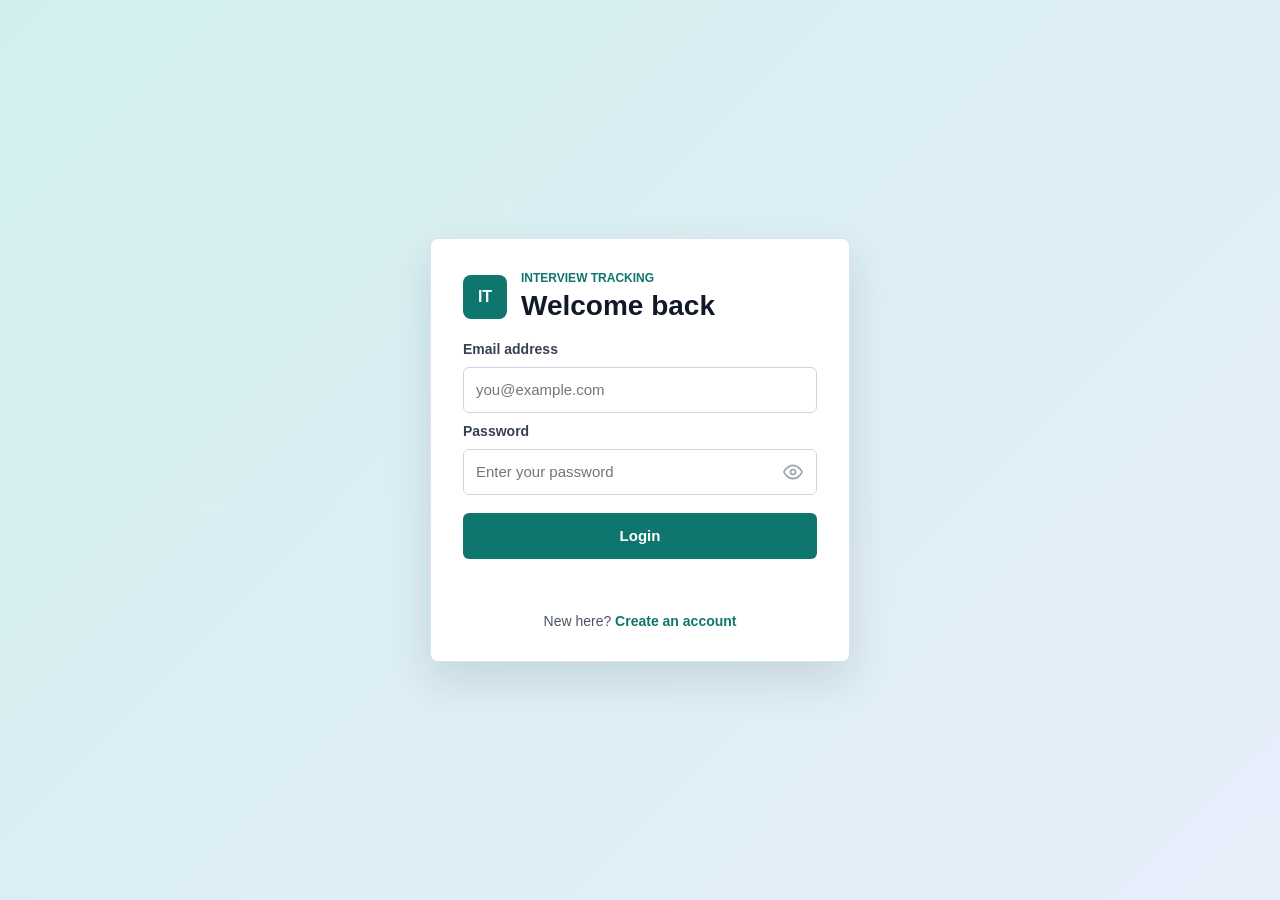
<file: Capstone_InterviewTracking/frontend/pages/panel/profiling.html>
<!DOCTYPE html>
<html lang="en">

<head>
  <meta charset="UTF-8">
  <meta name="viewport" content="width=device-width, initial-scale=1.0">
  <title>Candidate Profile — Panel</title>
  <link rel="stylesheet" href="../../styles/style.css">
  <link rel="stylesheet" href="../../styles/dashboard.css">
  <link rel="stylesheet" href="../../styles/panel/profiling.css">
</head>

<body>

  <nav class="dashboard-nav" aria-label="Panel navigation">
    <a href="dashboard.html" class="nav-brand" aria-label="Interview Tracking — Panel, back to dashboard">
      <div class="brand-mark" aria-hidden="true">IT</div>
      <span>Interview Tracking — Panel</span>
    </a>
    <div class="nav-user">
      <span id="nav-email"></span>
      <a href="dashboard.html" class="btn-secondary"
         style="padding:6px 14px;font-size:13px;min-height:unset;margin-top:0;border-radius:20px;">Back to Dashboard</a>
    </div>
  </nav>

  <main class="dashboard-body" aria-label="Candidate profile">

    <div id="loading" class="loading-text" role="status">Loading candidate profile...</div>

    <div id="profile-content" style="display:none;">

      <section class="profile-header-card section-card" aria-labelledby="profile-name">
        <div class="profile-header-main">
          <div class="profile-avatar" id="profile-avatar" aria-hidden="true">?</div>
          <div>
            <h1 id="profile-name" style="margin-bottom:4px;font-size:22px;"></h1>
            <p id="profile-job" style="color:var(--primary);font-weight:700;margin-bottom:6px;"></p>
            <div style="display:flex;gap:10px;align-items:center;flex-wrap:wrap;">
              <span class="badge" id="profile-status-badge"></span>
              <span style="font-size:13px;color:var(--text-muted);">Stage: <strong id="profile-stage"></strong></span>
              <a id="profile-resume-btn" href="#" target="_blank" rel="noopener" class="btn-secondary"
                 style="padding:4px 14px;font-size:12px;min-height:unset;margin-top:0;display:none;border-radius:20px;"
                 aria-label="View candidate resume">View Resume</a>
            </div>
          </div>
        </div>

        <section style="margin-top:20px;" aria-label="Hiring pipeline">
          <p style="font-size:12px;font-weight:700;color:var(--text-muted);text-transform:uppercase;
                    letter-spacing:1px;margin-bottom:10px;">Hiring Pipeline</p>
          <div class="stage-track" id="stage-track" role="list" aria-label="Hiring stages"></div>
        </section>
      </section>

      <div class="profile-grid">

        <div>

          <section class="section-card" aria-labelledby="cd-details-heading">
            <h2 id="cd-details-heading">Candidate Details</h2>
            <dl class="info-grid">
              <div class="info-item"><dt>Email</dt><dd id="p-email"></dd></div>
              <div class="info-item"><dt>Mobile</dt><dd id="p-mobile"></dd></div>
              <div class="info-item"><dt>Current Company</dt><dd id="p-company"></dd></div>
              <div class="info-item"><dt>Preferred Location</dt><dd id="p-location"></dd></div>
              <div class="info-item"><dt>Total Experience</dt><dd id="p-total-exp"></dd></div>
              <div class="info-item"><dt>Minimum Experience</dt><dd id="p-rel-exp"></dd></div>
              <div class="info-item"><dt>Current CTC</dt><dd id="p-current-ctc"></dd></div>
              <div class="info-item"><dt>Expected CTC</dt><dd id="p-expected-ctc"></dd></div>
              <div class="info-item"><dt>Notice Period</dt><dd id="p-notice"></dd></div>
              <div class="info-item"><dt>Source</dt><dd id="p-source"></dd></div>
              <div class="info-item"><dt>Applied On</dt><dd id="p-applied"></dd></div>
            </dl>
          </section>

          <section class="section-card" aria-labelledby="job-details-heading">
            <h2 id="job-details-heading">Job Details</h2>
            <dl class="info-grid">
              <div class="info-item"><dt>Job Title</dt><dd id="p-job-title"></dd></div>
              <div class="info-item"><dt>Location</dt><dd id="p-job-location"></dd></div>
              <div class="info-item"><dt>Job Type</dt><dd id="p-job-type"></dd></div>
              <div class="info-item"><dt>Skills Required</dt><dd id="p-skills"></dd></div>
            </dl>
            <div class="info-item" style="margin-top:10px;">
              <dt style="font-size:11px;font-weight:700;color:var(--text-muted);text-transform:uppercase;
                         letter-spacing:.6px;display:block;margin-bottom:3px;">Job Description</dt>
              <dd id="p-job-desc" style="white-space:pre-line;font-size:13px;color:var(--text-muted);margin:0;"></dd>
            </div>
          </section>
        </div>

        <div>

          <section class="section-card" id="this-interview-card" aria-labelledby="this-iv-heading">
            <h2 id="this-iv-heading">Your Interview Assignment</h2>
            <div id="this-interview-body"></div>
          </section>

          <section class="section-card" aria-labelledby="iv-history-heading">
            <h2 id="iv-history-heading">Interview History</h2>
            <div id="interview-history"></div>
          </section>
        </div>

      </div>
    </div>

    <div id="error-state" class="no-data" style="display:none;padding:60px;" role="alert">
      <p id="error-msg">Failed to load candidate profile.</p>
      <a href="dashboard.html" class="btn-secondary" style="padding:8px 18px;font-size:13px;border-radius:20px;">Back to Dashboard</a>
    </div>

  </main>

  <script type="module" src="../../scripts/main/panel-profiling.js"></script>
</body>

</html>
</file>
<file: Ravindra_frontend/mini_app/style.css>
/* global adding for the remove default browser spacing   */
* {
  margin: 0;
  padding: 0;
  box-sizing: border-box;
}

/* add the body styling  this can be same in all the page */
body {
  font-family: "Segoe UI", Arial, sans-serif;
  background: #f4f7fb;
  color: #2c3e50;
  padding: 20px;
}

/* add the header section style  */
header {
  text-align: center;
  margin-bottom: 25px;
}

header h1 {
  font-size: 30px;
  font-weight: 600;
  letter-spacing: 1px;
}

/* controls css  */
.controls {
  display: flex;
  justify-content: center;
  align-items: center;
  gap: 30px;
  flex-wrap: wrap;

  background: #ffffff;
  padding: 15px 20px;
  border-radius: 12px;

  /* width: fit-content; */
  margin: 0 auto 25px auto;

  box-shadow: 0 4px 12px rgba(0, 0, 0, 0.08);
}

.controls input,
.controls select {
  padding: 10px;
  border-radius: 8px;
  border: 1px solid #ddd;
  outline: none;
  transition: 0.2s;
}

.controls input:focus,
.controls select:focus {
  border-color: #0077cc;
}

/*  analytics section*/
.analytics {
  display: flex;
  justify-content: center;
  gap: 20px;
  flex-wrap: wrap;
  margin-bottom: 30px;
}

.analytics div {
  background: #ffffff;
  padding: 18px 30px;
  border-radius: 12px;
  text-align: center;
  min-width: 180px;

  font-weight: 500;

  box-shadow: 0 4px 10px rgba(0, 0, 0, 0.08);
}

/* product section  */
#products {
  display: grid;
  grid-template-columns: repeat(auto-fit, minmax(220px, 260px));
  justify-content: center;
  gap: 20px;
  margin-top: 10px;
}

/* Card */

.card {
  background: #ffffff;
  padding: 18px;
  border-radius: 12px;
  transition: 0.3s ease;
  box-shadow: 0 4px 10px rgba(0, 0, 0, 0.08);
}

.card:hover {
  transform: translateY(-6px);
}

/* Product title */
.card h3 {
  margin-bottom: 10px;
  font-size: 18px;
}

/* Buttons */
button {
  margin-top: 8px;
  padding: 6px 12px;
  background: #0077cc;
  color: white;
  border: none;
  border-radius: 6px;
  cursor: pointer;
  transition: 0.3s;
}

button:hover {
  background: #005fa3;
}

/* pagination */
#pagination {
  text-align: center;
  margin: 25px 0;
}

#pagination button {
  margin: 5px;
}
</file>
<file: Capstone_InterviewTracking/frontend/styles/style.css>
* {
  box-sizing: border-box;
}

:root {

  --primary: #0f766e;
  --primary-hover: #115e59;
  --primary-light: rgba(15, 118, 110, 0.14);

  --text-dark: #111827;
  --text-normal: #1f2937;
  --text-muted: #4b5563;
  --text-label: #374151;

  --bg-main: #f7fafc;
  --bg-white: #ffffff;
  --border-normal: #cbd5e1;
  --border-light: #dbe3ea;

  --status-error: #b91c1c;
  --status-error-light: #fee2e2;
  --status-pending-bg: #fef3c7;
  --status-pending-text: #92400e;
  --status-success-bg: #d1f0e8;
  --status-success-text: #0f766e;

  --shadow-premium: 0 18px 45px rgba(15, 23, 42, 0.12);
  --shadow-card: 0 4px 12px rgba(15, 23, 42, 0.08);
}

html,
body {
  margin: 0;
  padding: 0;
  font-family: Arial, Helvetica, sans-serif;
}

body {
  background:
    linear-gradient(135deg, rgba(20, 184, 166, 0.16), rgba(37, 99, 235, 0.08)),
    var(--bg-main);
  min-height: 100vh;
  color: var(--text-normal);
}

.brand-mark {
  display: inline-grid;
  place-items: center;
  width: 40px;
  height: 40px;
  border-radius: 8px;
  color: var(--bg-white);
  background: var(--primary);
  font-weight: 700;
  font-size: 14px;
  flex-shrink: 0;
}

h1 {
  margin: 0;
  color: var(--text-dark);
  font-size: 28px;
  font-weight: 700;
  line-height: 1.2;
}

h2 {
  margin: 0 0 16px;
  color: var(--text-dark);
  font-size: 20px;
  font-weight: 700;
  line-height: 1.3;
}

h3 {
  margin: 0 0 12px;
  color: var(--text-dark);
  font-size: 16px;
  font-weight: 700;
  line-height: 1.4;
}

p {
  margin: 0 0 16px;
  color: var(--text-normal);
  font-size: 15px;
  line-height: 1.5;
}

label {
  display: block;
  margin-bottom: 8px;
  color: var(--text-label);
  font-size: 14px;
  font-weight: 700;
}

.sr-only {
  position: absolute;
  width: 1px;
  height: 1px;
  padding: 0;
  margin: -1px;
  overflow: hidden;
  clip: rect(0, 0, 0, 0);
  white-space: nowrap;
  border-width: 0;
}

.eyebrow {
  margin: 0 0 4px;
  color: var(--primary);
  font-size: 12px;
  font-weight: 700;
  text-transform: uppercase;
  letter-spacing: 0;
}

.help-text,
.description {
  color: var(--text-muted);
  font-size: 14px;
  line-height: 1.5;
  margin-top: 4px;
}

button,
.btn,
input[type="button"],
input[type="submit"] {
  min-height: 46px;
  padding: 11px 12px;
  margin-top: 8px;
  border: 0;
  border-radius: 6px;
  color: var(--bg-white);
  background: var(--primary);
  font-size: 15px;
  font-weight: 700;
  cursor: pointer;
  transition: background 0.2s ease;
  font-family: Arial, Helvetica, sans-serif;
}

button:hover,
.btn:hover,
input[type="button"]:hover,
input[type="submit"]:hover {
  background: var(--primary-hover);
}

button:disabled,
.btn:disabled {
  background: var(--border-normal);
  cursor: not-allowed;
  opacity: 0.6;
}

.btn-secondary {
  background: transparent;
  color: var(--primary);
  border: 1px solid var(--primary);
  padding: 9px 12px;
  min-height: 44px;
  font-weight: 700;
  text-decoration: none;
}

.btn-secondary:hover {
  background: var(--primary);
  color: var(--bg-white);
}

.btn-danger {
  background: var(--status-error);
}

.btn-danger:hover {
  background: #991b1b;
}

.btn-block {
  width: 100%;
}

.btn-small {
  min-height: 36px;
  padding: 8px 18px;
  font-size: 13px;
  white-space: nowrap;
  min-width: 90px;
}

.form-group {
  margin-bottom: 20px;
}

input,
select,
textarea {
  width: 100%;
  min-height: 46px;
  padding: 11px 12px;
  border: 1px solid var(--border-normal);
  border-radius: 6px;
  font-size: 15px;
  background: var(--bg-white);
  color: var(--text-dark);
  outline: none;
  font-family: Arial, Helvetica, sans-serif;
  transition:
    border-color 0.2s ease,
    box-shadow 0.2s ease;
}

textarea {
  min-height: 120px;
  padding: 12px;
  resize: vertical;
}

input:focus,
select:focus,
textarea:focus {
  border-color: var(--primary);
  box-shadow: 0 0 0 3px var(--primary-light);
}

input:not([type="date"]):not([type="datetime-local"]):not([type="time"]):not([type="checkbox"]):not([type="radio"]):invalid:not(:placeholder-shown) {
  border-color: var(--status-error);
}

.error-message {
  color: var(--status-error);
  font-size: 14px;
  margin-top: 6px;
  display: none;
}

.error-message.show {
  display: block;
}

.success-message {
  color: var(--primary);
  font-size: 14px;
  margin-top: 6px;
  display: none;
}

.success-message.show {
  display: block;
}

.panel,
.card {
  padding: 32px;
  border: 1px solid var(--border-light);
  border-radius: 8px;
  background: var(--bg-white);
  box-shadow: var(--shadow-premium);
}

.card-compact {
  padding: 20px;
  border: 1px solid var(--border-light);
  border-radius: 8px;
  background: var(--bg-white);
  box-shadow: var(--shadow-card);
}

.card-hover {
  cursor: pointer;
  transition: all 0.3s ease;
}

.card-hover:hover {
  transform: translateY(-2px);
  box-shadow: var(--shadow-premium);
  border-color: var(--primary);
}

.badge {
  display: inline-block;
  padding: 4px 12px;
  border-radius: 20px;
  font-size: 12px;
  font-weight: 700;
  text-transform: uppercase;
  letter-spacing: 0;
}

.badge-active {
  background: var(--status-success-bg);
  color: var(--status-success-text);
}

.badge-inactive {
  background: var(--status-error-light);
  color: var(--status-error);
}

.badge-pending {
  background: var(--status-pending-bg);
  color: var(--status-pending-text);
}

.badge-accepted {
  background: var(--status-success-bg);
  color: var(--status-success-text);
}

.badge-rejected {
  background: var(--status-error-light);
  color: var(--status-error);
}

.badge-in-interview {
  background: rgba(37, 99, 235, 0.1);
  color: #2563eb;
}

.container {
  max-width: 1200px;
  margin: 0 auto;
  padding: 0 20px;
}

.grid {
  display: grid;
  gap: 20px;
}

.grid-2 {
  grid-template-columns: repeat(auto-fill, minmax(300px, 1fr));
}

.grid-3 {
  grid-template-columns: repeat(auto-fill, minmax(350px, 1fr));
}

.grid-4 {
  grid-template-columns: repeat(auto-fill, minmax(280px, 1fr));
}

.flex {
  display: flex;
}

.flex-between {
  display: flex;
  justify-content: space-between;
  align-items: center;
}

.flex-center {
  display: flex;
  justify-content: center;
  align-items: center;
}

.gap-1 {
  gap: 8px;
}
.gap-2 {
  gap: 16px;
}
.gap-3 {
  gap: 24px;
}

.mt-1 {
  margin-top: 8px;
}
.mt-2 {
  margin-top: 16px;
}
.mt-3 {
  margin-top: 24px;
}
.mt-4 {
  margin-top: 32px;
}

.mb-1 {
  margin-bottom: 8px;
}
.mb-2 {
  margin-bottom: 16px;
}
.mb-3 {
  margin-bottom: 24px;
}
.mb-4 {
  margin-bottom: 32px;
}

.p-1 {
  padding: 8px;
}
.p-2 {
  padding: 16px;
}
.p-3 {
  padding: 24px;
}
.p-4 {
  padding: 32px;
}

.modal {
  display: none;
  position: fixed;
  z-index: 1000;
  left: 0;
  top: 0;
  width: 100%;
  height: 100%;
  background-color: rgba(0, 0, 0, 0.4);
  animation: fadeIn 0.3s ease;
}

.modal.show {
  display: flex;
  justify-content: center;
  align-items: center;
  padding: 20px;
}

.modal-content {
  background-color: var(--bg-white);
  padding: 32px;
  border-radius: 8px;
  box-shadow: var(--shadow-premium);
  max-width: 600px;
  width: 100%;
  max-height: 90vh;
  overflow-y: auto;
  animation: slideIn 0.3s ease;
}

.modal-close {
  float: right;
  font-size: 20px;
  cursor: pointer;
  color: var(--text-muted);
  background: none;
  border: none;
  outline: none;
  box-shadow: none;
  padding: 4px 8px;
  margin: -5px -5px 16px 0;
  min-height: unset;
  margin-top: 0;
  border-radius: 4px;
  line-height: 1;
  -webkit-appearance: none;
  appearance: none;
}

.modal-close:hover {
  background: var(--bg-main);
  color: var(--text-dark);
}

@keyframes fadeIn {
  from {
    opacity: 0;
  }
  to {
    opacity: 1;
  }
}

@keyframes slideIn {
  from {
    transform: translateY(-50px);
    opacity: 0;
  }
  to {
    transform: translateY(0);
    opacity: 1;
  }
}

table {
  width: 100%;
  border-collapse: collapse;
}

thead {
  background: var(--bg-main);
  border-bottom: 2px solid var(--border-light);
}

thead th {
  padding: 16px 12px;
  text-align: left;
  color: var(--text-label);
  font-size: 14px;
  font-weight: 700;
}

tbody td {
  padding: 16px 12px;
  border-bottom: 1px solid var(--border-light);
  font-size: 14px;
}

tbody tr:hover {
  background: var(--bg-main);
}

.upload-progress {
  display: none;
  margin-top: 16px;
}

.upload-progress.show {
  display: block;
}

.progress-bar {
  width: 100%;
  height: 8px;
  background: var(--border-light);
  border-radius: 4px;
  overflow: hidden;
  margin-bottom: 8px;
}

.progress-fill {
  height: 100%;
  background: var(--primary);
  width: 0%;
  transition: width 0.3s ease;
  border-radius: 4px;
}

.progress-text {
  font-size: 12px;
  color: var(--text-muted);
}

@media (max-width: 768px) {
  h1 {
    font-size: 24px;
  }
  h2 {
    font-size: 18px;
  }
  h3 {
    font-size: 14px;
  }

  .panel,
  .card {
    padding: 24px;
  }

  .grid-2,
  .grid-3,
  .grid-4 {
    grid-template-columns: 1fr;
  }

  button,
  .btn,
  input[type="button"],
  input[type="submit"] {
    width: 100%;
  }
}

@media (max-width: 480px) {
  .panel,
  .card {
    padding: 16px;
  }

  h1 {
    font-size: 20px;
  }
  p {
    font-size: 14px;
  }

  .gap-3 {
    gap: 12px;
  }
}
</file>
<file: Capstone_InterviewTracking/frontend/styles/home.css>
.navbar {
  background: var(--bg-white);
  border-bottom: 1px solid var(--border-light);
  box-shadow: 0 2px 8px rgba(0, 0, 0, 0.05);
  position: sticky;
  top: 0;
  z-index: 100;
}

.navbar-container {
  max-width: 1200px;
  margin: 0 auto;
  padding: 16px 20px;
  display: flex;
  justify-content: space-between;
  align-items: center;
}

.navbar-brand {
  display: flex;
  align-items: center;
  gap: 12px;
  cursor: pointer;
  text-decoration: none;
}

.brand-mark {
  display: inline-grid;
  place-items: center;
  width: 40px;
  height: 40px;
  border-radius: 8px;
  color: var(--bg-white);
  background: var(--primary);
  font-weight: 700;
  font-size: 14px;
}

.brand-name {
  color: var(--text-dark);
  font-size: 18px;
  font-weight: 700;
}

.navbar-actions {
  display: flex;
  align-items: center;
  gap: 12px;
}

.nav-user-info {
  display: flex;
  align-items: center;
  gap: 9px;
}

.nav-avatar {
  width: 34px;
  height: 34px;
  border-radius: 50%;
  background: var(--primary);
  color: #fff;
  font-size: 13px;
  font-weight: 700;
  display: flex;
  align-items: center;
  justify-content: center;
  flex-shrink: 0;
  letter-spacing: 0.5px;
}

.nav-username {
  font-size: 13px;
  font-weight: 600;
  color: var(--text-dark);
  max-width: 140px;
  white-space: nowrap;
  overflow: hidden;
  text-overflow: ellipsis;
}

.nav-action-btn {
  background: transparent;
  border: 1.5px solid var(--border-normal);
  border-radius: 7px;
  padding: 7px 18px;
  font-size: 13px;
  font-weight: 600;
  color: var(--text-muted);
  cursor: pointer;
  transition: border-color 0.2s, color 0.2s, background 0.2s;
  min-height: unset;
  white-space: nowrap;
}

.nav-dashboard-btn:hover {
  border-color: var(--primary);
  color: var(--primary);
  background: var(--primary-light);
}

.nav-logout-btn:hover {
  border-color: var(--primary);
  color: var(--primary);
  background: var(--primary-light);
}

.hero {
  padding: 80px 20px;
  background:
    linear-gradient(135deg, rgba(20, 184, 166, 0.16), rgba(37, 99, 235, 0.08)),
    var(--bg-main);
  text-align: center;
}

.hero-content {
  max-width: 700px;
  margin: 0 auto 60px;
}

.hero h1 {
  font-size: 42px;
  margin-bottom: 16px;
  line-height: 1.3;
}

.hero-subtitle {
  font-size: 18px;
  color: var(--text-muted);
  margin-bottom: 32px;
}

.hero-actions {
  display: flex;
  gap: 12px;
  justify-content: center;
  flex-wrap: wrap;
}

.hero-actions button {
  min-width: 180px;
}

.hero-stats {
  display: grid;
  grid-template-columns: repeat(auto-fit, minmax(200px, 1fr));
  gap: 20px;
  max-width: 800px;
  margin: 0 auto;
}

.stat-card {
  padding: 24px;
  background: var(--bg-white);
  border: 1px solid var(--border-light);
  border-radius: 8px;
  box-shadow: var(--shadow-card);
}

.stat-card h3 {
  color: var(--primary);
  font-size: 32px;
  margin-bottom: 8px;
}

.stat-card p {
  color: var(--text-muted);
  font-size: 14px;
  margin: 0;
}

.features {
  padding: 80px 20px;
  background: var(--bg-white);
}

.features h2 {
  text-align: center;
  margin-bottom: 50px;
  font-size: 32px;
}

.features-grid {
  display: grid;
  grid-template-columns: repeat(auto-fit, minmax(280px, 1fr));
  gap: 30px;
  max-width: 1200px;
  margin: 0 auto;
}

.feature-card {
  padding: 32px;
  background: var(--bg-main);
  border-radius: 8px;
  text-align: center;
  border: 1px solid var(--border-light);
  transition: all 0.3s ease;
}

.feature-card:hover {
  transform: translateY(-5px);
  box-shadow: var(--shadow-card);
  border-color: var(--primary);
}

.feature-icon {
  font-size: 48px;
  margin-bottom: 16px;
  display: block;
}

.feature-card h3 {
  margin-bottom: 12px;
  font-size: 18px;
}

.feature-card p {
  color: var(--text-muted);
  margin: 0;
  font-size: 14px;
}

.jobs-section {
  padding: 80px 20px;
}

.jobs-section h2 {
  text-align: center;
  margin-bottom: 12px;
  font-size: 32px;
}

.section-subtitle {
  text-align: center;
  color: var(--text-muted);
  margin-bottom: 40px;
  font-size: 16px;
}

.jobs-grid {
  display: grid;
  grid-template-columns: repeat(auto-fill, minmax(300px, 1fr));
  gap: 24px;
  max-width: 1200px;
  margin: 0 auto;
}

.job-card {
  background: var(--bg-white);
  border: 1px solid var(--border-light);
  border-radius: 8px;
  padding: 24px;
  cursor: pointer;
  transition: all 0.3s ease;
  box-shadow: var(--shadow-card);
}

.job-card:hover {
  box-shadow: var(--shadow-premium);
  transform: translateY(-4px);
  border-color: var(--primary);
}

.job-card-header {
  margin-bottom: 16px;
}

.job-title {
  font-size: 18px;
  font-weight: 700;
  color: var(--text-dark);
  margin: 0 0 8px;
}

.job-company {
  color: var(--primary);
  font-size: 14px;
  font-weight: 700;
  margin: 0;
}

.job-meta {
  display: grid;
  grid-template-columns: 1fr 1fr;
  gap: 12px;
  margin: 16px 0;
  padding: 16px 0;
  border-top: 1px solid var(--border-light);
  border-bottom: 1px solid var(--border-light);
}

.meta-item {
  font-size: 13px;
}

.meta-label {
  color: var(--text-muted);
  font-weight: 700;
  margin-bottom: 4px;
}

.meta-value {
  color: var(--text-dark);
}

.job-description {
  color: var(--text-muted);
  font-size: 14px;
  margin: 16px 0;
  line-height: 1.5;
  min-height: 60px;
}

.job-footer {
  display: flex;
  justify-content: space-between;
  align-items: center;
  padding-top: 16px;
  border-top: 1px solid var(--border-light);
}

.job-salary {
  font-size: 16px;
  font-weight: 700;
  color: var(--primary);
}

.job-card-action {
  text-align: right;
}

.job-card-action a {
  color: var(--primary);
  text-decoration: none;
  font-size: 14px;
  font-weight: 700;
}

.job-card-action a:hover {
  text-decoration: underline;
}

.loading {
  text-align: center;
  padding: 40px;
  color: var(--text-muted);
}

.cta-section {
  text-align: center;
  color: var(--text-muted);
}

.cta-section a {
  color: var(--primary);
  font-weight: 700;
  text-decoration: none;
}

.cta-section a:hover {
  text-decoration: underline;
}

.cta {
  padding: 80px 20px;
  background:
    linear-gradient(135deg, rgba(20, 184, 166, 0.16), rgba(37, 99, 235, 0.08)),
    var(--primary);
  text-align: center;
  color: var(--bg-white);
}

.cta h2 {
  color: var(--bg-white);
  font-size: 36px;
  margin-bottom: 12px;
}

.cta p {
  color: rgba(255, 255, 255, 0.9);
  font-size: 18px;
  margin-bottom: 32px;
}

.cta-buttons {
  display: flex;
  gap: 12px;
  justify-content: center;
  flex-wrap: wrap;
}

.cta .btn {
  background: var(--bg-white);
  color: var(--primary);
  min-width: 180px;
}

.cta .btn:hover {
  background: var(--bg-main);
}

.cta .btn-secondary {
  background: transparent;
  color: var(--bg-white);
  border-color: var(--bg-white);
}

.cta .btn-secondary:hover {
  background: var(--bg-white);
  color: var(--primary);
}

.footer {
  background: var(--text-dark);
  color: var(--bg-white);
  padding: 60px 20px 20px;
}

.footer-content {
  display: grid;
  grid-template-columns: repeat(auto-fit, minmax(250px, 1fr));
  gap: 40px;
  max-width: 1200px;
  margin: 0 auto 40px;
}

.footer-section h4 {
  margin: 0 0 16px;
  color: var(--bg-white);
  font-size: 16px;
}

.footer-section p {
  color: rgba(255, 255, 255, 0.7);
  font-size: 14px;
  margin: 0;
}

.footer-section ul {
  list-style: none;
  padding: 0;
  margin: 0;
}

.footer-section ul li {
  margin-bottom: 8px;
}

.footer-section ul li a {
  color: rgba(255, 255, 255, 0.7);
  text-decoration: none;
  font-size: 14px;
  transition: color 0.2s ease;
}

.footer-section ul li a:hover {
  color: var(--bg-white);
}

.footer-bottom {
  text-align: center;
  padding-top: 20px;
  border-top: 1px solid rgba(255, 255, 255, 0.1);
  color: rgba(255, 255, 255, 0.7);
  font-size: 14px;
}

@media (max-width: 768px) {
  .navbar-container {
    flex-direction: column;
    gap: 16px;
  }

  .hero {
    padding: 60px 20px;
  }

  .hero h1 {
    font-size: 28px;
  }

  .hero-subtitle {
    font-size: 16px;
  }

  .features,
  .jobs-section,
  .cta {
    padding: 60px 20px;
  }

  .features h2,
  .jobs-section h2,
  .cta h2 {
    font-size: 24px;
  }

  .jobs-grid {
    grid-template-columns: 1fr;
  }

  .hero-actions,
  .cta-buttons {
    flex-direction: column;
  }

  .hero-actions button,
  .cta-buttons button {
    width: 100%;
  }
}
</file>
<file: Capstone_InterviewTracking/frontend/styles/auth/auth.css>
* {
  box-sizing: border-box;
}

body {
  margin: 0;
  min-height: 100vh;
  font-family: Arial, Helvetica, sans-serif;
  color: #1f2937;
  background:
    linear-gradient(135deg, rgba(20, 184, 166, 0.16), rgba(37, 99, 235, 0.08)),
    #f7fafc;
}

.auth-header {
  display: flex;
  justify-content: flex-end;
  margin-bottom: 10px;
}

.home-btn {
  padding: 6px 12px;
  font-size: 13px;
  background: transparent;
  color: #0f766e;
  border: 1px solid #0f766e;
  border-radius: 6px;
  cursor: pointer;
  text-decoration: none;
  transition: all 0.2s ease;
}

.home-btn:hover {
  background: #0f766e;
  color: #ffffff;
}

.loader {
  width: 16px;
  height: 16px;
  border: 2px solid #fff;
  border-top: 2px solid transparent;
  border-radius: 50%;
  display: inline-block;
  animation: spin 1s linear infinite;
  margin-left: 8px;
}

.hidden {
  display: none;
}

@keyframes spin {
  to {
    transform: rotate(360deg);
  }
}

.blur {
  opacity: 0.5;
  pointer-events: none;
}

.auth-page {
  min-height: 100vh;
  display: grid;
  place-items: center;
  padding: 32px 16px;
}

.auth-panel {
  width: min(100%, 420px);
  padding: 32px;
  border: 1px solid #dbe3ea;
  border-radius: 8px;
  background: #ffffff;
  box-shadow: 0 18px 45px rgba(15, 23, 42, 0.12);
}

.auth-brand {
  display: flex;
  align-items: center;
  gap: 14px;
  margin-bottom: 18px;
}

.brand-mark {
  display: inline-grid;
  place-items: center;
  width: 44px;
  height: 44px;
  border-radius: 8px;
  color: #ffffff;
  background: #0f766e;
  font-weight: 700;
}

.eyebrow {
  margin: 0 0 4px;
  color: #0f766e;
  font-size: 12px;
  font-weight: 700;
  text-transform: uppercase;
  letter-spacing: 0;
}

h1 {
  margin: 0;
  color: #111827;
  font-size: 28px;
  line-height: 1.2;
}

.auth-copy {
  margin: 0 0 24px;
  color: #4b5563;
  line-height: 1.5;
}

.auth-form {
  display: grid;
  gap: 10px;
}

label {
  font-size: 14px;
  font-weight: 700;
  color: #374151;
}

input,
select {
  width: 100%;
  min-height: 46px;
  padding: 11px 12px;
  border: 1px solid #cbd5e1;
  border-radius: 6px;
  font-size: 15px;
  background: #ffffff;
  color: #111827;
  outline: none;
}

input:focus,
select:focus {
  border-color: #0f766e;
  box-shadow: 0 0 0 3px rgba(15, 118, 110, 0.14);
}

button {
  width: 100%;
  min-height: 46px;
  margin-top: 8px;
  border: 0;
  border-radius: 6px;
  color: #ffffff;
  background: #0f766e;
  font-size: 15px;
  font-weight: 700;
  cursor: pointer;
}

button:hover {
  background: #115e59;
}

.password-wrap {
  position: relative;
}

.password-wrap input {
  padding-right: 44px;
}

.password-wrap .eye-toggle {
  position: absolute;
  right: 10px;
  top: 50%;
  transform: translateY(-50%);
  width: 28px;
  height: 28px;
  min-height: unset;
  margin-top: 0;
  padding: 0;
  background: transparent;
  border: none;
  color: #9ca3af;
  cursor: pointer;
  display: flex;
  align-items: center;
  justify-content: center;
  border-radius: 4px;
  transition: color 0.2s;
  z-index: 2;
}

.password-wrap .eye-toggle:hover {
  background: transparent;
  color: #0f766e;
}

.error-message {
  min-height: 22px;
  margin: 14px 0 0;
  color: #b91c1c;
  font-size: 14px;
  text-align: center;
}

.auth-link {
  margin: 18px 0 0;
  color: #4b5563;
  font-size: 14px;
  text-align: center;
}

.auth-link a {
  color: #0f766e;
  font-weight: 700;
  text-decoration: none;
}

.auth-link a:hover {
  text-decoration: underline;
}

@media (max-width: 480px) {
  .auth-panel {
    padding: 24px;
  }

  h1 {
    font-size: 24px;
  }
}
</file>
<file: Capstone_InterviewTracking/frontend/styles/candidate/apply.css>
.apply-nav {
  background: var(--bg-white);
  border-bottom: 1px solid var(--border-light);
  padding: 14px 32px;
  display: flex;
  align-items: center;
  box-shadow: var(--shadow-card);
  position: sticky;
  top: 0;
  z-index: 100;
}

.nav-brand {
  display: flex;
  align-items: center;
  gap: 10px;
  color: var(--primary);
  font-weight: 700;
  font-size: 18px;
}

.job-banner {
  background: linear-gradient(135deg, var(--primary) 0%, #115e59 100%);
  padding: 24px 32px;
  border-bottom: 3px solid rgba(255,255,255,0.1);
}

.job-banner-inner {
  max-width: 700px;
  margin: 0 auto;
  display: flex;
  align-items: center;
  gap: 16px;
}

.job-banner-logo {
  width: 52px !important;
  height: 52px !important;
  font-size: 18px !important;
  border-radius: 12px !important;
  flex-shrink: 0;
  background: rgba(255,255,255,0.2) !important;
  border: 2px solid rgba(255,255,255,0.3);
}

.job-banner-title {
  color: #fff;
  font-size: 20px;
  font-weight: 700;
  margin-bottom: 4px;
  line-height: 1.2;
}

.job-banner-meta {
  color: rgba(255,255,255,0.78);
  font-size: 13px;
  font-weight: 500;
}

.apply-body {
  max-width: 700px;
  margin: 32px auto 96px;
  padding: 0 20px;
}

.apply-card {
  background: var(--bg-white);
  border: 1px solid var(--border-light);
  border-radius: 14px;
  padding: 36px 32px;
  box-shadow: var(--shadow-card);
}

.apply-card h2 {
  font-size: 22px;
  font-weight: 700;
  color: var(--text-dark);
  margin: 0 0 6px;
}

.section-title {
  font-size: 11px;
  font-weight: 700;
  color: var(--text-muted);
  text-transform: uppercase;
  letter-spacing: 1.2px;
  margin: 28px 0 10px;
  padding-top: 20px;
  border-top: 1px solid var(--border-light);
}

.section-title.first-section {
  border-top: none;
  padding-top: 12px;
  margin-top: 20px;
}

.section-hint {
  font-size: 12px;
  color: var(--text-muted);
  margin: -6px 0 14px;
}

.required {
  color: var(--status-error);
  font-weight: 700;
}

.form-row {
  display: grid;
  grid-template-columns: 1fr 1fr;
  gap: 16px;
}

.form-group {
  margin-bottom: 16px;
}

.form-group label {
  display: block;
  margin-bottom: 6px;
  font-size: 13px;
  font-weight: 700;
  color: var(--text-label);
}

.form-group input,
.form-group select {
  width: 100%;
  padding: 10px 12px;
  border: 1px solid var(--border-normal);
  border-radius: 7px;
  font-size: 14px;
  color: var(--text-dark);
  background: var(--bg-white);
  box-sizing: border-box;
  min-height: unset;
  transition: border-color 0.2s, box-shadow 0.2s;
  font-family: Arial, Helvetica, sans-serif;
}

.form-group input:focus,
.form-group select:focus {
  outline: none;
  border-color: var(--primary);
  box-shadow: 0 0 0 3px var(--primary-light);
}

.form-group input[readonly] {
  background: var(--bg-main);
  color: var(--text-muted);
  cursor: default;
  border-color: var(--border-light);
}

.resume-upload {
  position: relative;
  margin-bottom: 4px;
}

.resume-input {
  position: absolute;
  opacity: 0;
  width: 1px;
  height: 1px;
  pointer-events: none;
}

.resume-label {
  display: flex;
  align-items: center;
  gap: 16px;
  border: 2px dashed var(--border-normal);
  border-radius: 10px;
  padding: 20px 24px;
  cursor: pointer;
  transition: border-color 0.2s, background 0.2s;
  background: var(--bg-main);
  min-height: unset;
  margin-top: 0;
  color: var(--text-normal);
}

.resume-label:hover {
  border-color: var(--primary);
  background: rgba(15, 118, 110, 0.05);
}

.resume-icon {
  color: var(--primary);
  flex-shrink: 0;
}

.resume-upload-text {
  display: flex;
  flex-direction: column;
  gap: 4px;
}

.resume-upload-main {
  font-size: 14px;
  font-weight: 700;
  color: var(--text-dark);
}

.resume-upload-sub {
  font-size: 12px;
  color: var(--text-muted);
}

.resume-file-preview {
  display: none;
  align-items: center;
  gap: 12px;
  background: var(--status-success-bg);
  border: 1.5px solid var(--primary);
  border-radius: 10px;
  padding: 14px 18px;
  animation: fadeSlideIn 0.25s ease;
}

.resume-file-preview.show {
  display: flex;
}

@keyframes fadeSlideIn {
  from { opacity: 0; transform: translateY(-6px); }
  to   { opacity: 1; transform: translateY(0); }
}

.resume-file-icon {
  color: var(--primary);
  flex-shrink: 0;
}

.resume-file-info {
  flex: 1;
  display: flex;
  flex-direction: column;
  gap: 2px;
  min-width: 0;
}

.resume-file-name {
  font-size: 14px;
  font-weight: 700;
  color: var(--text-dark);
  white-space: nowrap;
  overflow: hidden;
  text-overflow: ellipsis;
}

.resume-file-size {
  font-size: 12px;
  color: var(--text-muted);
}

.resume-file-remove {
  background: transparent;
  border: none;
  color: var(--text-muted);
  font-size: 22px;
  cursor: pointer;
  min-height: unset;
  margin: 0;
  padding: 4px 8px;
  border-radius: 4px;
  line-height: 1;
  flex-shrink: 0;
}

.resume-file-remove:hover {
  color: var(--status-error);
  background: var(--status-error-light);
}

.apply-footer {
  position: fixed;
  bottom: 0;
  left: 0;
  right: 0;
  background: var(--bg-white);
  border-top: 1px solid var(--border-light);
  padding: 14px 32px;
  display: flex;
  justify-content: space-between;
  align-items: center;
  box-shadow: 0 -4px 16px rgba(15, 23, 42, 0.07);
  z-index: 100;
}

.apply-btn {
  padding: 11px 32px;
  font-size: 14px;
  min-height: unset;
  margin-top: 0;
  border-radius: 7px;
}

.back-btn {
  padding: 11px 24px;
  font-size: 14px;
  min-height: unset;
  margin-top: 0;
  border-radius: 7px;
}

.error-msg {
  color: var(--status-error);
  font-size: 13px;
  margin: 10px 0 0;
  min-height: 18px;
  font-weight: 600;
}

.submit-overlay {
  display: none;
  position: fixed;
  inset: 0;
  background: rgba(0, 0, 0, 0.48);
  z-index: 9999;
  place-items: center;
}

.submit-overlay.show {
  display: grid;
}

.overlay-content {
  background: var(--bg-white);
  border-radius: 14px;
  padding: 44px 48px;
  text-align: center;
  box-shadow: var(--shadow-premium);
  min-width: 220px;
}

.spinner {
  width: 46px;
  height: 46px;
  border: 4px solid var(--border-light);
  border-top-color: var(--primary);
  border-radius: 50%;
  animation: spin 0.75s linear infinite;
  margin: 0 auto 18px;
}

@keyframes spin {
  to { transform: rotate(360deg); }
}

.overlay-content p {
  color: var(--text-muted);
  font-size: 14px;
  font-weight: 600;
  margin: 0;
}

@media (max-width: 640px) {
  .apply-body {
    margin: 16px auto 40px;
    padding: 0 12px;
  }

  .apply-card {
    padding: 24px 16px;
  }

  .form-row {
    grid-template-columns: 1fr;
    gap: 0;
  }

  .apply-footer {
    padding: 12px 16px;
  }

  .apply-btn,
  .back-btn {
    padding: 10px 18px;
    font-size: 13px;
  }

  .job-banner {
    padding: 18px 20px;
  }

  .job-banner-title {
    font-size: 16px;
  }

  .apply-nav {
    padding: 12px 20px;
  }
}
</file>
<file: Capstone_InterviewTracking/frontend/styles/candidate/dashboard.css>
*, *::before, *::after { box-sizing: border-box; }

.cd-body {
  margin: 0;
  padding: 0;
  background: var(--bg-main);
  min-height: 100vh;
}

.cd-layout {
  display: flex;
  min-height: 100vh;
}

.cd-sidebar {
  width: 250px;
  min-width: 250px;
  background: var(--bg-white);
  border-right: 1px solid var(--border-light);
  display: flex;
  flex-direction: column;
  position: fixed;
  top: 0;
  left: 0;
  height: 100vh;
  z-index: 200;
  overflow-y: auto;
  transition: transform 0.25s ease;
  box-shadow: 2px 0 12px rgba(15,23,42,0.06);
}

.cd-brand {
  display: flex;
  align-items: center;
  gap: 12px;
  padding: 22px 20px 20px;
  border-bottom: 1px solid var(--border-light);
  flex-shrink: 0;
}

.cd-brand-mark {
  width: 42px !important;
  height: 42px !important;
  font-size: 15px !important;
  border-radius: 10px !important;
  flex-shrink: 0;
}

.cd-brand-name {
  font-size: 14px;
  font-weight: 700;
  color: var(--text-dark);
  line-height: 1.2;
  margin: 0;
}

.cd-brand-sub {
  font-size: 11px;
  color: var(--text-muted);
  margin: 2px 0 0;
}

.cd-nav {
  flex: 1;
  padding: 16px 12px;
  display: flex;
  flex-direction: column;
  gap: 4px;
}

.cd-nav-item {
  display: flex;
  align-items: center;
  gap: 10px;
  width: 100%;
  padding: 10px 14px;
  border: none;
  background: transparent;
  border-radius: 8px;
  font-size: 14px;
  font-weight: 600;
  color: var(--text-muted);
  cursor: pointer;
  text-align: left;
  min-height: unset;
  margin-top: 0;
  transition: background 0.15s, color 0.15s;
}

.cd-nav-item:hover {
  background: var(--bg-main);
  color: var(--text-dark);
}

.cd-nav-home {
  text-decoration: none;
}

.cd-nav-item.active {
  background: var(--primary-light);
  color: var(--primary);
}

.cd-nav-icon {
  width: 18px;
  height: 18px;
  flex-shrink: 0;
}

.cd-sidebar-footer {
  padding: 16px 12px;
  border-top: 1px solid var(--border-light);
  flex-shrink: 0;
}

.cd-user-card {
  display: flex;
  align-items: center;
  gap: 10px;
  padding: 10px 12px;
  background: var(--bg-main);
  border-radius: 8px;
  margin-bottom: 10px;
}

.cd-user-avatar {
  width: 34px;
  height: 34px;
  border-radius: 50%;
  background: var(--primary);
  color: white;
  display: grid;
  place-items: center;
  font-size: 13px;
  font-weight: 700;
  flex-shrink: 0;
}

.cd-user-info {
  min-width: 0;
  flex: 1;
}

.cd-user-name {
  font-size: 13px;
  font-weight: 700;
  color: var(--text-dark);
  white-space: nowrap;
  overflow: hidden;
  text-overflow: ellipsis;
}

.cd-user-email {
  font-size: 11px;
  color: var(--text-muted);
  white-space: nowrap;
  overflow: hidden;
  text-overflow: ellipsis;
}

.cd-logout-btn {
  display: flex;
  align-items: center;
  gap: 8px;
  width: 100%;
  padding: 9px 14px;
  border: 1px solid var(--border-normal);
  background: transparent;
  border-radius: 7px;
  font-size: 13px;
  font-weight: 600;
  color: var(--text-muted);
  cursor: pointer;
  min-height: unset;
  margin-top: 0;
  transition: background 0.15s, color 0.15s, border-color 0.15s;
}

.cd-logout-btn:hover {
  background: var(--status-error-light);
  color: var(--status-error);
  border-color: var(--status-error);
}

.cd-overlay {
  display: none;
  position: fixed;
  inset: 0;
  background: rgba(0,0,0,0.35);
  z-index: 190;
}

.cd-overlay.show {
  display: block;
}

.cd-main {
  flex: 1;
  margin-left: 250px;
  min-height: 100vh;
  display: flex;
  flex-direction: column;
}

.cd-topbar {
  display: none;
  align-items: center;
  gap: 12px;
  padding: 14px 20px;
  background: var(--bg-white);
  border-bottom: 1px solid var(--border-light);
  box-shadow: var(--shadow-card);
}

.cd-menu-btn {
  background: transparent;
  border: none;
  padding: 6px;
  cursor: pointer;
  color: var(--text-muted);
  min-height: unset;
  margin: 0;
  border-radius: 6px;
  display: flex;
  align-items: center;
}

.cd-menu-btn:hover {
  background: var(--bg-main);
  color: var(--text-dark);
}

.cd-topbar-title {
  font-size: 16px;
  font-weight: 700;
  color: var(--text-dark);
}

.cd-section {
  padding: 28px 32px;
  flex: 1;
}

.cd-section-header {
  display: flex;
  align-items: center;
  gap: 12px;
  position: sticky;
  top: 0;
  z-index: 50;
  background: var(--bg-white);
  padding: 14px 32px;
  margin: -28px -32px 20px;
  border-bottom: 1px solid var(--border-light);
  box-shadow: var(--shadow-card);
}

.cd-section-header h2 {
  margin: 0;
  font-size: 20px;
  font-weight: 700;
  color: var(--text-dark);
}

.cd-count {
  font-size: 12px;
  color: var(--text-muted);
  background: var(--bg-main);
  border: 1px solid var(--border-light);
  border-radius: 20px;
  padding: 2px 10px;
  font-weight: 600;
}

.cd-loading {
  padding: 48px 24px;
  text-align: center;
  color: var(--text-muted);
  font-size: 14px;
}

.cd-empty {
  padding: 32px;
  text-align: center;
  color: var(--text-muted);
  font-size: 14px;
}

.cd-empty-card {
  background: var(--bg-white);
  border: 1px solid var(--border-light);
  border-radius: 12px;
  padding: 52px 32px;
  text-align: center;
  box-shadow: var(--shadow-card);
}

.cd-empty-icon {
  color: var(--border-normal);
  margin-bottom: 16px;
}

.cd-empty-card h3 {
  font-size: 18px;
  color: var(--text-dark);
  margin: 0 0 8px;
}

.cd-empty-card p {
  font-size: 14px;
  color: var(--text-muted);
  margin: 0 0 20px;
}

.cd-cta-btn {
  display: inline-block;
  min-height: unset;
  padding: 10px 28px;
  font-size: 14px;
  margin: 0;
}

.cd-jobs-grid {
  display: grid;
  grid-template-columns: repeat(3, 1fr);
  gap: 16px;
  margin-bottom: 24px;
}

.cd-job-card {
  background: var(--bg-white);
  border: 1px solid var(--border-light);
  border-radius: 10px;
  padding: 20px;
  display: flex;
  flex-direction: column;
  gap: 6px;
  transition: box-shadow 0.2s, border-color 0.2s, transform 0.15s;
  box-shadow: var(--shadow-card);
}

.cd-job-card:hover {
  box-shadow: 0 6px 20px rgba(15,23,42,0.12);
  border-color: var(--primary);
  transform: translateY(-2px);
}

.cd-job-title {
  font-size: 15px;
  font-weight: 700;
  color: var(--text-dark);
  margin: 0;
  line-height: 1.3;
}

.cd-job-meta {
  font-size: 12px;
  color: var(--text-muted);
  margin: 0;
}

.cd-job-tags {
  display: flex;
  flex-wrap: wrap;
  gap: 6px;
  margin: 4px 0;
}

.cd-job-tag {
  font-size: 11px;
  font-weight: 600;
  padding: 2px 8px;
  border-radius: 10px;
  background: var(--primary-light);
  color: var(--primary);
}

.cd-job-salary {
  font-size: 13px;
  font-weight: 700;
  color: var(--text-dark);
  margin: 4px 0 0;
}

.cd-job-spacer {
  flex: 1;
}

.cd-job-apply-btn {
  display: inline-block;
  margin-top: 12px;
  padding: 9px 18px;
  background: var(--primary);
  color: white;
  border: none;
  border-radius: 7px;
  font-size: 13px;
  font-weight: 700;
  cursor: pointer;
  text-align: center;
  text-decoration: none;
  min-height: unset;
  transition: background 0.2s;
  width: 100%;
}

.cd-job-apply-btn:hover {
  background: var(--primary-hover);
}

.cd-job-apply-btn:disabled {
  background: var(--border-normal);
  color: var(--text-muted);
  cursor: not-allowed;
}

.cd-pagination {
  display: flex;
  align-items: center;
  justify-content: center;
  gap: 6px;
  padding: 8px 0 16px;
}

.cd-page-btn {
  min-height: unset;
  margin: 0;
  padding: 7px 13px;
  font-size: 13px;
  font-weight: 700;
  border: 1px solid var(--border-normal);
  background: var(--bg-white);
  color: var(--text-muted);
  border-radius: 6px;
  cursor: pointer;
  transition: all 0.15s;
}

.cd-page-btn:hover:not(:disabled) {
  background: var(--bg-main);
  color: var(--text-dark);
  border-color: var(--primary);
}

.cd-page-btn.active {
  background: var(--primary);
  color: white;
  border-color: var(--primary);
}

.cd-page-btn:disabled {
  opacity: 0.4;
  cursor: not-allowed;
}

.cd-card {
  background: var(--bg-white);
  border: 1px solid var(--border-light);
  border-radius: 12px;
  padding: 24px;
  margin-bottom: 16px;
  box-shadow: var(--shadow-card);
}

.cd-card-title {
  font-size: 16px;
  font-weight: 700;
  color: var(--text-dark);
  margin: 0 0 16px;
}

.cd-eyebrow {
  font-size: 11px;
  font-weight: 700;
  color: var(--primary);
  text-transform: uppercase;
  letter-spacing: 0.8px;
  margin: 0 0 4px;
}

.app-header-card {
  border-left: 4px solid var(--primary);
}

.app-header-top {
  display: flex;
  justify-content: space-between;
  align-items: flex-start;
  gap: 16px;
}

.app-job-title {
  font-size: 18px;
  font-weight: 700;
  color: var(--text-dark);
  margin: 0 0 8px;
}

.app-meta {
  font-size: 13px;
  color: var(--text-muted);
  margin-top: 4px;
}

.app-header-right {
  display: flex;
  flex-direction: column;
  align-items: flex-end;
  gap: 8px;
  flex-shrink: 0;
}

.cd-resume-link {
  display: flex;
  align-items: center;
  gap: 5px;
  font-size: 12px;
  font-weight: 700;
  color: var(--primary);
  text-decoration: none;
  padding: 4px 10px;
  border: 1px solid var(--primary);
  border-radius: 6px;
  transition: background 0.15s;
}

.cd-resume-link:hover {
  background: var(--primary-light);
}

.badge-selected   { background: var(--status-success-bg); color: var(--status-success-text); }
.badge-rejected   { background: var(--status-error-light); color: var(--status-error); }
.badge-applied    { background: var(--primary-light); color: var(--primary); }
.badge-scheduled  { background: #dbeafe; color: #1d4ed8; }
.badge-completed  { background: #f3e8ff; color: #7c3aed; }

dl.cd-info-grid {
  margin: 0;
  padding: 0;
}

.cd-info-grid {
  display: grid;
  grid-template-columns: 1fr 1fr;
  gap: 16px 24px;
}

.cd-info-item label,
.cd-info-item dt {
  font-size: 11px;
  font-weight: 700;
  color: var(--text-muted);
  text-transform: uppercase;
  letter-spacing: 0.6px;
  display: block;
  margin-bottom: 3px;
}

.cd-info-item p,
.cd-info-item dd {
  font-size: 14px;
  color: var(--text-dark);
  font-weight: 500;
  margin: 0;
}

.stage-track {
  display: flex;
  align-items: flex-start;
  overflow-x: auto;
  padding-bottom: 8px;
}

.stage-item {
  display: flex;
  flex-direction: column;
  align-items: center;
  flex-shrink: 0;
  min-width: 64px;
}

.stage-dot {
  width: 32px;
  height: 32px;
  border-radius: 50%;
  background: var(--bg-main);
  border: 2px solid var(--border-normal);
  display: flex;
  align-items: center;
  justify-content: center;
  font-size: 12px;
  font-weight: 700;
  color: var(--text-muted);
  flex-shrink: 0;
  transition: background 0.2s, border-color 0.2s;
}

.stage-dot.done {
  background: var(--status-success-bg);
  border-color: var(--primary);
  color: var(--primary);
}

.stage-dot.active {
  background: var(--primary);
  border-color: var(--primary);
  color: white;
  box-shadow: 0 0 0 4px var(--primary-light);
}

.stage-connector {
  flex: 1;
  height: 2px;
  background: var(--border-light);
  margin-top: 15px;
  transition: background 0.2s;
  min-width: 12px;
}

.stage-connector.done {
  background: var(--primary);
}

.stage-label {
  font-size: 11px;
  font-weight: 600;
  color: var(--text-muted);
  text-align: center;
  margin-top: 8px;
  text-transform: uppercase;
  letter-spacing: 0.5px;
  white-space: nowrap;
}

.stage-label.active {
  color: var(--primary);
  font-weight: 700;
}

.iv-card {
  background: var(--bg-white);
  border: 1px solid var(--border-light);
  border-radius: 10px;
  padding: 20px;
  margin-bottom: 12px;
  box-shadow: var(--shadow-card);
}

.iv-card-header {
  display: flex;
  justify-content: space-between;
  align-items: center;
  margin-bottom: 10px;
}

.iv-round {
  font-size: 15px;
  font-weight: 700;
  color: var(--primary);
}

.iv-meta {
  font-size: 13px;
  color: var(--text-muted);
  margin: 4px 0;
}

.iv-panel {
  font-size: 12px;
  color: var(--text-muted);
  margin-top: 8px;
  padding-top: 8px;
  border-top: 1px solid var(--border-light);
}

@media (max-width: 1024px) {
  .cd-jobs-grid {
    grid-template-columns: repeat(2, 1fr);
  }
}

@media (max-width: 900px) {
  .cd-sidebar {
    transform: translateX(-100%);
  }

  .cd-sidebar.open {
    transform: translateX(0);
  }

  .cd-main {
    margin-left: 0;
  }

  .cd-topbar {
    display: flex;
    position: sticky;
    top: 0;
    z-index: 100;
  }

  .cd-section {
    padding: 20px 16px;
  }

  .cd-section-header {
    position: static;
    padding: 0;
    margin: 0 0 16px;
    box-shadow: none;
    border-bottom: none;
    background: transparent;
  }
}

@media (max-width: 600px) {
  .cd-jobs-grid {
    grid-template-columns: 1fr;
  }

  .cd-info-grid {
    grid-template-columns: 1fr;
  }

  .app-header-top {
    flex-direction: column;
  }

  .app-header-right {
    align-items: flex-start;
    flex-direction: row;
    flex-wrap: wrap;
  }
}
</file>
<file: Capstone_InterviewTracking/frontend/styles/dashboard.css>
.dashboard-nav {
  background: var(--bg-white);
  border-bottom: 1px solid var(--border-light);
  padding: 14px 32px;
  display: flex;
  align-items: center;
  justify-content: space-between;
  box-shadow: var(--shadow-card);
  position: sticky;
  top: 0;
  z-index: 100;
}

.nav-brand {
  display: flex;
  align-items: center;
  gap: 10px;
  color: var(--primary);
  font-weight: 700;
  font-size: 18px;
  text-decoration: none;
}

.nav-user {
  display: flex;
  align-items: center;
  gap: 16px;
  font-size: 14px;
  color: var(--text-muted);
}

.dashboard-body {
  max-width: 1100px;
  margin: 0 auto;
  padding: 24px;
}

.section-card {
  background: var(--bg-white);
  border: 1px solid var(--border-light);
  border-radius: 10px;
  padding: 24px;
  margin-bottom: 20px;
  box-shadow: var(--shadow-card);
}

.tabs {
  display: flex;
  gap: 4px;
  border-bottom: 2px solid var(--border-light);
  margin-bottom: 24px;
}

.tab-btn {
  padding: 10px 20px;
  border: none;
  background: none;
  cursor: pointer;
  font-size: 14px;
  font-weight: 700;
  color: var(--text-muted);
  border-bottom: 2px solid transparent;
  border-radius: 0;
  margin-bottom: -2px;
  min-height: unset;
  margin-top: 0;
}

.tab-btn:hover              { background: none; color: var(--text-dark); }
.tab-btn.active             { background: none; color: var(--primary); border-bottom-color: var(--primary); }
.tab-btn.active:hover       { background: none; color: var(--primary); }

.tab-panel {
  display: none;
}

.tab-panel.active {
  display: block;
}

.modal-overlay {
  display: none;
  position: fixed;
  inset: 0;
  background: rgba(0, 0, 0, 0.4);
  z-index: 1000;
  align-items: flex-start;
  justify-content: center;
  padding: 20px;
  overflow-y: auto;
}

.modal-overlay.show {
  display: flex;
}

.modal-overlay .modal {
  background: var(--bg-white);
  border-radius: 12px;
  padding: 28px;
  max-width: 720px;
  width: 100%;
  max-height: 85vh;
  overflow-y: auto;
  box-shadow: var(--shadow-premium);
  margin: auto;
}

.modal-header {
  display: flex;
  justify-content: space-between;
  align-items: center;
  margin-bottom: 20px;
}

.modal-close {
  background: none;
  border: none;
  font-size: 20px;
  cursor: pointer;
  color: var(--text-muted);
  min-height: unset;
  margin-top: 0;
  padding: 0;
}

dl.info-grid {
  margin: 0;
  padding: 0;
}

.info-grid {
  display: grid;
  grid-template-columns: 1fr 1fr;
  gap: 10px 20px;
  margin-bottom: 16px;
}

.info-item label,
.info-item dt {
  font-size: 11px;
  font-weight: 700;
  color: var(--text-muted);
  text-transform: uppercase;
  display: block;
  margin-bottom: 2px;
}

.info-item p,
.info-item dd {
  margin: 0;
  font-size: 13px;
  color: var(--text-dark);
}

.form-group {
  margin-bottom: 14px;
}

.form-group label {
  display: block;
  margin-bottom: 5px;
  font-size: 13px;
  font-weight: 700;
  color: var(--text-label);
}

.form-group input,
.form-group select,
.form-group textarea {
  width: 100%;
  padding: 9px 12px;
  border: 1px solid var(--border-normal);
  border-radius: 6px;
  font-size: 14px;
  box-sizing: border-box;
  min-height: unset;
}

.badge {
  display: inline-block;
  padding: 3px 10px;
  border-radius: 20px;
  font-size: 11px;
  font-weight: 700;
  text-transform: uppercase;
}

.badge-applied,
.badge-scheduled {
  background: #dbeafe;
  color: #1d4ed8;
}

.badge-selected,
.badge-completed {
  background: var(--status-success-bg);
  color: var(--status-success-text);
}

.badge-rejected {
  background: var(--status-error-light);
  color: var(--status-error);
}

.no-data {
  text-align: center;
  color: var(--text-muted);
  padding: 32px;
}

.loading-text {
  text-align: center;
  color: var(--text-muted);
  padding: 20px;
}

.error-msg {
  color: var(--status-error);
  font-size: 13px;
  margin-top: 6px;
}

.success-msg {
  color: var(--status-success-text);
  font-size: 13px;
  margin-top: 6px;
}
</file>
<file: Capstone_InterviewTracking/frontend/styles/hr/dashboard.css>
*, *::before, *::after { box-sizing: border-box; }

.hr-body {
  margin: 0;
  padding: 0;
  background: var(--bg-main);
  min-height: 100vh;
}

.hr-layout {
  display: flex;
  min-height: 100vh;
}

.hr-sidebar {
  width: 250px;
  min-width: 250px;
  background: var(--bg-white);
  border-right: 1px solid var(--border-light);
  display: flex;
  flex-direction: column;
  position: fixed;
  top: 0;
  left: 0;
  height: 100vh;
  z-index: 200;
  overflow-y: auto;
  transition: transform 0.25s ease;
  box-shadow: 2px 0 12px rgba(15, 23, 42, 0.06);
}

.hr-brand {
  display: flex;
  align-items: center;
  gap: 12px;
  padding: 22px 20px 20px;
  border-bottom: 1px solid var(--border-light);
  flex-shrink: 0;
}

.hr-brand-mark {
  width: 42px !important;
  height: 42px !important;
  font-size: 15px !important;
  border-radius: 10px !important;
  flex-shrink: 0;
}

.hr-brand-name {
  font-size: 14px;
  font-weight: 700;
  color: var(--text-dark);
  line-height: 1.2;
  margin: 0;
}

.hr-brand-sub {
  font-size: 11px;
  color: var(--text-muted);
  margin: 2px 0 0;
}

.hr-nav {
  flex: 1;
  padding: 16px 12px;
  display: flex;
  flex-direction: column;
  gap: 4px;
}

.hr-nav-item {
  display: flex;
  align-items: center;
  gap: 10px;
  width: 100%;
  padding: 10px 14px;
  border: none;
  background: transparent;
  border-radius: 8px;
  font-size: 14px;
  font-weight: 600;
  color: var(--text-muted);
  cursor: pointer;
  text-align: left;
  text-decoration: none;
  min-height: unset;
  margin-top: 0;
  transition: background 0.15s, color 0.15s;
}

.hr-nav-item:hover {
  background: var(--bg-main);
  color: var(--text-dark);
}

.hr-nav-item.active {
  background: var(--primary-light);
  color: var(--primary);
}

.hr-nav-icon {
  width: 18px;
  height: 18px;
  flex-shrink: 0;
}

.hr-sidebar-footer {
  padding: 16px 12px;
  border-top: 1px solid var(--border-light);
  flex-shrink: 0;
}

.hr-user-card {
  display: flex;
  align-items: center;
  gap: 10px;
  padding: 10px 12px;
  background: var(--bg-main);
  border-radius: 8px;
  margin-bottom: 10px;
}

.hr-user-avatar {
  width: 34px;
  height: 34px;
  border-radius: 50%;
  background: var(--primary);
  color: white;
  display: grid;
  place-items: center;
  font-size: 13px;
  font-weight: 700;
  flex-shrink: 0;
}

.hr-user-info {
  min-width: 0;
  flex: 1;
}

.hr-user-name {
  font-size: 13px;
  font-weight: 700;
  color: var(--text-dark);
  white-space: nowrap;
  overflow: hidden;
  text-overflow: ellipsis;
}

.hr-user-email {
  font-size: 11px;
  color: var(--text-muted);
  white-space: nowrap;
  overflow: hidden;
  text-overflow: ellipsis;
}

.hr-logout-btn {
  display: flex;
  align-items: center;
  gap: 8px;
  width: 100%;
  padding: 9px 14px;
  border: 1px solid var(--border-normal);
  background: transparent;
  border-radius: 7px;
  font-size: 13px;
  font-weight: 600;
  color: var(--text-muted);
  cursor: pointer;
  min-height: unset;
  margin-top: 0;
  transition: background 0.15s, color 0.15s, border-color 0.15s;
}

.hr-logout-btn:hover {
  background: var(--status-error-light);
  color: var(--status-error);
  border-color: var(--status-error);
}

.hr-overlay {
  display: none;
  position: fixed;
  inset: 0;
  background: rgba(0, 0, 0, 0.35);
  z-index: 190;
}

.hr-overlay.show { display: block; }

.hr-main {
  flex: 1;
  margin-left: 250px;
  min-width: 0;
  padding: 32px;
}

.hr-topbar {
  display: none;
  align-items: center;
  gap: 14px;
  padding: 14px 20px;
  background: var(--bg-white);
  border-bottom: 1px solid var(--border-light);
  box-shadow: var(--shadow-card);
}

.hr-menu-btn {
  background: transparent;
  border: none;
  padding: 4px;
  cursor: pointer;
  color: var(--text-dark);
  line-height: 1;
  min-height: unset;
  margin-top: 0;
}

.hr-topbar-title {
  font-size: 16px;
  font-weight: 700;
  color: var(--text-dark);
}

.hr-section-header {
  display: flex;
  align-items: center;
  justify-content: space-between;
  flex-wrap: wrap;
  gap: 12px;
  position: sticky;
  top: 0;
  z-index: 50;
  background: var(--bg-white);
  padding: 14px 32px;
  margin: -32px -32px 20px;
  border-bottom: 1px solid var(--border-light);
  box-shadow: var(--shadow-card);
}

.hr-section-header h1,
.hr-section-header h2 {
  font-size: 22px;
  font-weight: 700;
  color: var(--text-dark);
  margin: 0;
}

.hr-card {
  background: var(--bg-white);
  border: 1px solid var(--border-light);
  border-radius: 10px;
  padding: 24px;
  box-shadow: var(--shadow-card);
  margin-bottom: 24px;
}

.hr-card-title {
  font-size: 16px;
  font-weight: 700;
  color: var(--text-dark);
  margin: 0 0 20px;
}

.hr-loading {
  color: var(--text-muted);
  font-size: 14px;
  padding: 20px 0;
  text-align: center;
}

.filter-row {
  display: flex;
  gap: 12px;
  margin-bottom: 16px;
  flex-wrap: wrap;
  align-items: flex-end;
}

.filter-group {
  display: flex;
  flex-direction: column;
  gap: 4px;
}

.filter-group label {
  font-size: 12px;
  font-weight: 700;
  color: var(--text-muted);
  margin-bottom: 0;
}

.filter-group select {
  padding: 8px 10px;
  border: 1px solid var(--border-normal);
  border-radius: 6px;
  font-size: 13px;
  min-width: 140px;
  min-height: unset;
}

table {
  width: 100%;
  border-collapse: collapse;
  font-size: 13px;
}

th {
  text-align: left;
  padding: 10px 12px;
  font-size: 12px;
  color: var(--text-muted);
  font-weight: 700;
  text-transform: uppercase;
  border-bottom: 1px solid var(--border-light);
  white-space: nowrap;
}

td {
  padding: 10px 12px;
  border-bottom: 1px solid var(--border-light);
  vertical-align: middle;
}

tr:hover td {
  background: var(--bg-main);
}

.action-btns {
  display: flex;
  gap: 6px;
  flex-wrap: wrap;
}

.btn-sm {
  padding: 4px 10px;
  font-size: 12px;
  border-radius: 5px;
  cursor: pointer;
  border: none;
  font-weight: 700;
  min-height: unset;
  margin-top: 0;
}

.btn-sm-primary { background: var(--primary); color: white; }
.btn-sm-primary:hover { background: var(--primary-hover); }
.btn-sm-danger { background: var(--status-error-light); color: var(--status-error); }
.btn-sm-danger:hover { background: #fecaca; }
.btn-sm-success { background: var(--status-success-bg); color: var(--status-success-text); }
.btn-sm-success:hover { background: #a7f3d0; }
.btn-sm-info { background: #e0f2fe; color: #0369a1; }
.btn-sm-info:hover { background: #bae6fd; }

.form-row {
  display: grid;
  grid-template-columns: 1fr 1fr;
  gap: 14px;
}

.panel-checkbox-list {
  display: flex;
  flex-direction: column;
  gap: 8px;
  max-height: 160px;
  overflow-y: auto;
  border: 1px solid var(--border-light);
  border-radius: 6px;
  padding: 10px;
}

.panel-checkbox-list label {
  display: flex;
  align-items: center;
  gap: 8px;
  font-weight: 400;
  font-size: 13px;
  cursor: pointer;
  margin-bottom: 0;
}

.panel-checkbox-list input[type="checkbox"] {
  width: auto;
  min-height: unset;
  padding: 0;
}

.info-grid {
  display: grid;
  grid-template-columns: 1fr 1fr;
  gap: 12px;
  margin-bottom: 4px;
}

.info-item label,
.info-item dt {
  font-size: 11px;
  font-weight: 700;
  color: var(--text-muted);
  text-transform: uppercase;
  margin-bottom: 2px;
  display: block;
  letter-spacing: 0.03em;
}

.info-item p,
.info-item dd {
  font-size: 13px;
  color: var(--text-dark);
  margin: 0;
}

.feedback-card {
  border: 1px solid var(--border-light);
  border-radius: 8px;
  padding: 14px;
  margin-bottom: 10px;
  background: var(--bg-main);
}

.stars { color: #f59e0b; font-size: 16px; }

.hr-drawer-overlay {
  display: none;
  position: fixed;
  inset: 0;
  background: rgba(0, 0, 0, 0.3);
  z-index: 300;
}

.hr-drawer-overlay.show { display: block; }

.hr-drawer {
  position: fixed;
  top: 0;
  right: 0;
  width: 500px;
  max-width: 100vw;
  height: 100vh;
  background: var(--bg-white);
  border-left: 1px solid var(--border-light);
  box-shadow: -4px 0 24px rgba(15, 23, 42, 0.12);
  z-index: 310;
  display: flex;
  flex-direction: column;
  transform: translateX(100%);
  transition: transform 0.28s cubic-bezier(0.4, 0, 0.2, 1);
}

.hr-drawer.open { transform: translateX(0); }

.hr-drawer-header {
  display: flex;
  align-items: flex-start;
  justify-content: space-between;
  padding: 22px 24px 18px;
  border-bottom: 1px solid var(--border-light);
  flex-shrink: 0;
}

.hr-drawer-title {
  font-size: 18px;
  font-weight: 700;
  margin: 0;
  color: var(--text-dark);
}

.hr-drawer-close {
  background: transparent;
  border: none;
  font-size: 18px;
  cursor: pointer;
  color: var(--text-muted);
  padding: 2px 6px;
  line-height: 1;
  min-height: unset;
  margin-top: 0;
  border-radius: 4px;
  transition: background 0.15s, color 0.15s;
}

.hr-drawer-close:hover {
  background: var(--bg-main);
  color: var(--text-dark);
}

.hr-drawer-body {
  flex: 1;
  overflow-y: auto;
  padding: 24px;
}

.hr-drawer-section-title {
  font-size: 13px;
  font-weight: 700;
  color: var(--text-dark);
  margin: 20px 0 12px;
  padding-bottom: 6px;
  border-bottom: 1px solid var(--border-light);
  text-transform: uppercase;
  letter-spacing: 0.04em;
}

.stage-track {
  display: flex;
  align-items: flex-start;
  margin: 16px 0;
  overflow-x: auto;
  padding: 4px 0 8px;
}

.stage-node {
  display: flex;
  flex-direction: column;
  align-items: center;
  position: relative;
  flex: 1;
  min-width: 58px;
}

.stage-node:not(:last-child)::after {
  content: '';
  position: absolute;
  top: 14px;
  left: 50%;
  width: 100%;
  height: 2px;
  background: var(--border-light);
  z-index: 0;
}

.stage-node.done::after,
.stage-node.active::after { background: var(--primary); }

.stage-dot {
  width: 28px;
  height: 28px;
  border-radius: 50%;
  background: var(--bg-main);
  border: 2px solid var(--border-normal);
  display: grid;
  place-items: center;
  font-size: 10px;
  font-weight: 700;
  color: var(--text-muted);
  position: relative;
  z-index: 1;
  cursor: pointer;
  transition: all 0.2s;
}

.stage-dot:hover {
  border-color: var(--primary);
  background: var(--primary-light);
  color: var(--primary);
}

.stage-dot.stage-dot-locked {
  cursor: not-allowed;
}

.stage-dot.stage-dot-locked:hover {
  border-color: var(--primary);
  background: var(--primary-light);
  color: var(--primary);
}

.stage-node.active .stage-dot {
  background: var(--primary);
  border-color: var(--primary);
  color: white;
}

.stage-node.done .stage-dot {
  background: var(--primary-light);
  border-color: var(--primary);
  color: var(--primary);
}

.stage-label {
  font-size: 10px;
  font-weight: 600;
  color: var(--text-muted);
  margin-top: 6px;
  text-align: center;
}

.stage-node.active .stage-label,
.stage-node.done .stage-label { color: var(--primary); }

.hr-modal-overlay {
  display: none;
  position: fixed;
  inset: 0;
  background: rgba(0, 0, 0, 0.4);
  z-index: 400;
}

.hr-modal-overlay.show { display: block; }

.hr-modal {
  position: fixed;
  top: 50%;
  left: 50%;
  transform: translate(-50%, -48%) scale(0.97);
  width: 640px;
  max-width: 95vw;
  max-height: 90vh;
  background: var(--bg-white);
  border-radius: 12px;
  box-shadow: 0 20px 60px rgba(0, 0, 0, 0.2);
  z-index: 410;
  display: flex;
  flex-direction: column;
  opacity: 0;
  pointer-events: none;
  transition: opacity 0.2s, transform 0.2s;
}

.hr-modal.open {
  opacity: 1;
  pointer-events: all;
  transform: translate(-50%, -50%) scale(1);
}

.hr-modal-header {
  display: flex;
  align-items: center;
  justify-content: space-between;
  padding: 20px 24px 16px;
  border-bottom: 1px solid var(--border-light);
  flex-shrink: 0;
}

.hr-modal-header h2 {
  font-size: 18px;
  font-weight: 700;
  margin: 0;
  color: var(--text-dark);
}

.hr-modal-body {
  flex: 1;
  overflow-y: auto;
  padding: 20px 24px 24px;
}

.candidate-picker {
  border: 1px solid var(--border-normal);
  border-radius: 8px;
  overflow: hidden;
}

.candidate-picker input[type="text"] {
  width: 100%;
  border: none;
  border-bottom: 1px solid var(--border-light);
  border-radius: 0;
  padding: 10px 14px;
  font-size: 13px;
  min-height: unset;
  outline: none;
}

.candidate-picker-list {
  max-height: 190px;
  overflow-y: auto;
}

.candidate-picker-item {
  padding: 10px 14px;
  cursor: pointer;
  font-size: 13px;
  border-bottom: 1px solid var(--border-light);
  transition: background 0.15s;
  display: flex;
  align-items: center;
  justify-content: space-between;
  gap: 8px;
}

.candidate-picker-item:last-child { border-bottom: none; }
.candidate-picker-item:hover { background: var(--bg-main); }

.cpi-id {
  font-size: 11px;
  color: var(--text-muted);
  font-weight: 600;
  white-space: nowrap;
}

.candidate-selected {
  display: flex;
  align-items: center;
  justify-content: space-between;
  padding: 10px 14px;
  background: var(--primary-light);
  font-size: 13px;
  font-weight: 600;
  color: var(--primary);
}

.candidate-clear-btn {
  background: transparent;
  border: none;
  cursor: pointer;
  color: var(--text-muted);
  font-size: 14px;
  padding: 0;
  min-height: unset;
  margin-top: 0;
  line-height: 1;
  transition: color 0.15s;
}

.candidate-clear-btn:hover { color: var(--status-error); }

.error-msg {
  color: var(--status-error);
  font-size: 13px;
  margin-top: 6px;
  min-height: 18px;
  font-weight: 600;
}

.success-msg {
  color: var(--status-success-text);
  font-size: 13px;
  margin-top: 6px;
  min-height: 18px;
  font-weight: 600;
}

.hr-home-btn {
  display: flex;
  align-items: center;
  gap: 8px;
  width: 100%;
  padding: 9px 14px;
  border: 1px solid var(--border-normal);
  background: transparent;
  border-radius: 7px;
  font-size: 13px;
  font-weight: 600;
  color: var(--text-muted);
  cursor: pointer;
  text-decoration: none;
  margin-bottom: 8px;
  transition: background 0.15s, color 0.15s, border-color 0.15s;
}

.hr-home-btn:hover {
  background: var(--primary-light);
  color: var(--primary);
  border-color: var(--primary);
}

.jobs-hr-grid {
  display: grid;
  grid-template-columns: repeat(auto-fill, minmax(320px, 1fr));
  gap: 20px;
}

.hr-job-card {
  background: var(--bg-white);
  border: 1px solid var(--border-light);
  border-radius: 10px;
  padding: 20px;
  box-shadow: var(--shadow-card);
  transition: box-shadow 0.2s, border-color 0.2s;
}

.hr-job-card:hover {
  box-shadow: var(--shadow-premium);
  border-color: var(--primary);
}

.hr-job-card.hr-job-inactive {
  opacity: 0.65;
  border-style: dashed;
}

.hr-job-card-header {
  display: flex;
  justify-content: space-between;
  align-items: flex-start;
  gap: 8px;
  margin-bottom: 10px;
}

.hr-job-title {
  font-size: 15px;
  font-weight: 700;
  color: var(--text-dark);
  margin: 0 0 6px;
}

.hr-job-type {
  font-size: 10px;
  font-weight: 700;
  color: var(--text-muted);
  background: var(--bg-main);
  border: 1px solid var(--border-light);
  border-radius: 4px;
  padding: 3px 7px;
  white-space: nowrap;
  text-transform: uppercase;
  letter-spacing: 0.04em;
  flex-shrink: 0;
}

.hr-job-desc {
  font-size: 13px;
  color: var(--text-muted);
  margin: 6px 0 10px;
  line-height: 1.5;
}

.hr-job-meta {
  display: flex;
  flex-wrap: wrap;
  gap: 10px;
  font-size: 12px;
  color: var(--text-muted);
  margin: 0 0 2px;
}

.hr-job-meta dd {
  margin: 0;
}

.hr-job-actions {
  display: flex;
  gap: 8px;
  margin-top: 14px;
  padding-top: 12px;
  border-top: 1px solid var(--border-light);
  flex-wrap: wrap;
}

.btn-sm-warning {
  background: #fef3c7;
  color: #d97706;
}

.btn-sm-warning:hover { background: #fde68a; }

@media (max-width: 768px) {
  .hr-sidebar {
    transform: translateX(-100%);
  }

  .hr-sidebar.open { transform: translateX(0); }

  .hr-main {
    margin-left: 0;
    padding: 0 16px 24px;
  }

  .hr-topbar {
    display: flex;
    position: sticky;
    top: 0;
    z-index: 100;
    margin: 0 -16px 16px;
  }

  .hr-section-header {
    position: static;
    padding: 0;
    margin: 0 0 16px;
    box-shadow: none;
    border-bottom: none;
    background: transparent;
  }

  .form-row { grid-template-columns: 1fr; }

  .info-grid { grid-template-columns: 1fr; }

  .hr-drawer { width: 100vw; }
}
</file>
<file: Capstone_InterviewTracking/frontend/styles/panel/dashboard.css>
*, *::before, *::after { box-sizing: border-box; }

.pd-body {
  margin: 0;
  padding: 0;
  background: var(--bg-main);
  min-height: 100vh;
}

.pd-layout {
  display: flex;
  min-height: 100vh;
}

.pd-sidebar {
  width: 250px;
  min-width: 250px;
  background: var(--bg-white);
  border-right: 1px solid var(--border-light);
  display: flex;
  flex-direction: column;
  position: fixed;
  top: 0;
  left: 0;
  height: 100vh;
  z-index: 200;
  overflow-y: auto;
  transition: transform 0.25s ease;
  box-shadow: 2px 0 12px rgba(15, 23, 42, 0.06);
}

.pd-brand {
  display: flex;
  align-items: center;
  gap: 12px;
  padding: 22px 20px 20px;
  border-bottom: 1px solid var(--border-light);
  flex-shrink: 0;
}

.pd-brand-name {
  font-size: 14px;
  font-weight: 700;
  color: var(--text-dark);
  line-height: 1.2;
  margin: 0;
}

.pd-brand-sub {
  font-size: 11px;
  color: var(--text-muted);
  margin: 2px 0 0;
}

.pd-nav {
  flex: 1;
  padding: 16px 12px;
  display: flex;
  flex-direction: column;
  gap: 4px;
}

.pd-nav-item {
  display: flex;
  align-items: center;
  gap: 10px;
  width: 100%;
  padding: 10px 14px;
  border: none;
  background: transparent;
  border-radius: 8px;
  font-size: 14px;
  font-weight: 600;
  color: var(--text-muted);
  cursor: pointer;
  text-align: left;
  min-height: unset;
  margin-top: 0;
  text-decoration: none;
  transition: background 0.15s, color 0.15s;
}

.pd-nav-item:hover { background: var(--bg-main); color: var(--text-dark); }
.pd-nav-item.active { background: var(--primary-light); color: var(--primary); }

.pd-nav-icon { width: 18px; height: 18px; flex-shrink: 0; }

.pd-sidebar-footer {
  padding: 16px 12px;
  border-top: 1px solid var(--border-light);
  flex-shrink: 0;
}

.pd-user-card {
  display: flex;
  align-items: center;
  gap: 10px;
  padding: 10px 12px;
  background: var(--bg-main);
  border-radius: 8px;
  margin-bottom: 10px;
}

.pd-user-avatar {
  width: 34px;
  height: 34px;
  border-radius: 50%;
  background: var(--primary);
  color: white;
  display: grid;
  place-items: center;
  font-size: 13px;
  font-weight: 700;
  flex-shrink: 0;
}

.pd-user-info { min-width: 0; flex: 1; }

.pd-user-name {
  font-size: 13px;
  font-weight: 700;
  color: var(--text-dark);
  white-space: nowrap;
  overflow: hidden;
  text-overflow: ellipsis;
}

.pd-user-email {
  font-size: 11px;
  color: var(--text-muted);
  white-space: nowrap;
  overflow: hidden;
  text-overflow: ellipsis;
}

.pd-home-btn {
  display: flex;
  align-items: center;
  gap: 8px;
  width: 100%;
  padding: 9px 14px;
  border: 1px solid var(--border-normal);
  background: transparent;
  border-radius: 7px;
  font-size: 13px;
  font-weight: 600;
  color: var(--text-muted);
  cursor: pointer;
  text-decoration: none;
  margin-bottom: 8px;
  transition: background 0.15s, color 0.15s, border-color 0.15s;
}

.pd-home-btn:hover {
  background: var(--primary-light);
  color: var(--primary);
  border-color: var(--primary);
}

.pd-logout-btn {
  display: flex;
  align-items: center;
  gap: 8px;
  width: 100%;
  padding: 9px 14px;
  border: 1px solid var(--border-normal);
  background: transparent;
  border-radius: 7px;
  font-size: 13px;
  font-weight: 600;
  color: var(--text-muted);
  cursor: pointer;
  min-height: unset;
  margin-top: 0;
  transition: background 0.15s, color 0.15s, border-color 0.15s;
}

.pd-logout-btn:hover {
  background: var(--status-error-light);
  color: var(--status-error);
  border-color: var(--status-error);
}

.pd-overlay {
  display: none;
  position: fixed;
  inset: 0;
  background: rgba(0, 0, 0, 0.35);
  z-index: 190;
}
.pd-overlay.show { display: block; }

.pd-main {
  flex: 1;
  margin-left: 250px;
  min-height: 100vh;
  display: flex;
  flex-direction: column;
}

.pd-topbar {
  display: none;
  align-items: center;
  gap: 14px;
  padding: 14px 20px;
  background: var(--bg-white);
  border-bottom: 1px solid var(--border-light);
  box-shadow: var(--shadow-card);
}

.pd-menu-btn {
  background: transparent;
  border: none;
  padding: 4px;
  cursor: pointer;
  color: var(--text-dark);
  line-height: 1;
  min-height: unset;
  margin-top: 0;
  display: flex;
  align-items: center;
}

.pd-topbar-title {
  font-size: 16px;
  font-weight: 700;
  color: var(--text-dark);
}

.pd-section {
  padding: 28px 32px;
  flex: 1;
}

.pd-section-header {
  display: flex;
  align-items: center;
  justify-content: space-between;
  position: sticky;
  top: 0;
  z-index: 50;
  background: var(--bg-white);
  padding: 14px 32px;
  margin: -28px -32px 20px;
  border-bottom: 1px solid var(--border-light);
  box-shadow: var(--shadow-card);
}

.pd-section-header h2 {
  margin: 0;
  font-size: 22px;
  font-weight: 700;
  color: var(--text-dark);
}

.pd-interview-grid {
  display: grid;
  grid-template-columns: repeat(auto-fill, minmax(300px, 1fr));
  gap: 16px;
}

.pd-interview-card {
  background: var(--bg-white);
  border: 1px solid var(--border-light);
  border-radius: 10px;
  padding: 20px;
  box-shadow: var(--shadow-card);
  display: flex;
  flex-direction: column;
  gap: 6px;
  transition: box-shadow 0.2s, border-color 0.2s;
}

.pd-interview-card:hover {
  box-shadow: var(--shadow-premium);
  border-color: var(--primary);
}

.pd-interview-round {
  font-size: 15px;
  font-weight: 700;
  color: var(--primary);
  margin-bottom: 2px;
}

.pd-interview-meta {
  font-size: 12px;
  color: var(--text-muted);
  margin: 0;
}

.pd-card-actions {
  display: flex;
  gap: 8px;
  margin-top: 10px;
  flex-wrap: wrap;
}

.btn-sm {
  padding: 5px 12px;
  font-size: 12px;
  min-height: unset;
  margin-top: 0;
  border-radius: 5px;
  cursor: pointer;
  font-weight: 700;
  text-decoration: none;
  display: inline-block;
  border: none;
  transition: opacity 0.15s;
}

.btn-sm-primary { background: var(--primary); color: white; }
.btn-sm-info    { background: #2563eb; color: white; }
.btn-sm:hover         { opacity: 0.85; }
.btn-sm-primary:hover { background: var(--primary-hover); opacity: 1; }
.btn-sm-info:hover    { background: #1d4ed8; opacity: 1; }

.pd-modal-overlay {
  display: none;
  position: fixed;
  inset: 0;
  background: rgba(0, 0, 0, 0.4);
  z-index: 400;
}
.pd-modal-overlay.show { display: block; }

.pd-modal {
  position: fixed;
  top: 50%;
  left: 50%;
  transform: translate(-50%, -48%) scale(0.97);
  width: 680px;
  max-width: 95vw;
  max-height: 90vh;
  background: var(--bg-white);
  border-radius: 12px;
  box-shadow: 0 20px 60px rgba(0, 0, 0, 0.2);
  z-index: 410;
  display: flex;
  flex-direction: column;
  opacity: 0;
  pointer-events: none;
  transition: opacity 0.2s, transform 0.2s;
}

.pd-modal.open {
  opacity: 1;
  pointer-events: all;
  transform: translate(-50%, -50%) scale(1);
}

.pd-modal-header {
  display: flex;
  align-items: center;
  justify-content: space-between;
  padding: 20px 24px 0;
  flex-shrink: 0;
}

.pd-modal-close {
  background: transparent;
  border: none;
  font-size: 18px;
  cursor: pointer;
  color: var(--text-muted);
  padding: 2px 6px;
  line-height: 1;
  min-height: unset;
  margin-top: 0;
  border-radius: 4px;
  transition: background 0.15s, color 0.15s;
}
.pd-modal-close:hover { background: var(--bg-main); color: var(--text-dark); }

.pd-modal-tabs {
  display: flex;
  gap: 4px;
  border-bottom: 2px solid var(--border-light);
  padding: 0 24px;
  margin-top: 16px;
  flex-shrink: 0;
}

.pd-tab-btn {
  padding: 10px 16px;
  border: none;
  background: none;
  cursor: pointer;
  font-size: 14px;
  font-weight: 700;
  color: var(--text-muted);
  border-bottom: 2px solid transparent;
  border-radius: 0;
  margin-bottom: -2px;
  min-height: unset;
  margin-top: 0;
  transition: color 0.15s;
}
.pd-tab-btn:hover              { background: none; color: var(--text-dark); }
.pd-tab-btn.active             { background: none; color: var(--primary); border-bottom-color: var(--primary); }
.pd-tab-btn.active:hover       { background: none; color: var(--primary); }

.pd-tab-panel { display: none; }
.pd-tab-panel.active { display: block; }

.pd-modal-body {
  flex: 1;
  overflow-y: auto;
  padding: 20px 24px 24px;
}

.star-rating {
  display: flex;
  gap: 4px;
  margin-top: 4px;
}

.star {
  font-size: 30px;
  color: #d1d5db;
  cursor: pointer;
  line-height: 1;
  transition: color 0.1s, transform 0.1s;
  user-select: none;
}

.star:hover { transform: scale(1.15); }
.star.active { color: #f59e0b; }

@media (max-width: 900px) {
  .pd-sidebar { transform: translateX(-100%); }
  .pd-sidebar.open { transform: translateX(0); }
  .pd-main { margin-left: 0; }

  .pd-topbar {
    display: flex;
    position: sticky;
    top: 0;
    z-index: 100;
  }

  .pd-section { padding: 20px 16px; }

  .pd-section-header {
    position: static;
    padding: 0;
    margin: 0 0 20px;
    box-shadow: none;
    border-bottom: none;
    background: transparent;
  }
}

@media (max-width: 600px) {
  .pd-interview-grid { grid-template-columns: 1fr; }
  .info-grid { grid-template-columns: 1fr; }
}
</file>
<file: Capstone_InterviewTracking/frontend/styles/panel/profiling.css>
.dashboard-body {
  max-width: 1100px;
}

.profile-header-card {
  margin-bottom: 20px;
}

.profile-header-main {
  display: flex;
  align-items: flex-start;
  gap: 20px;
}

.profile-avatar {
  width: 56px;
  height: 56px;
  border-radius: 50%;
  background: var(--primary);
  color: var(--bg-white);
  font-weight: 700;
  font-size: 20px;
  display: grid;
  place-items: center;
  flex-shrink: 0;
}

.profile-grid {
  display: grid;
  grid-template-columns: 1fr 1fr;
  gap: 20px;
}

@media (max-width: 768px) {
  .profile-grid {
    grid-template-columns: 1fr;
  }
}

.stage-track {
  display: flex;
  align-items: flex-start;
  overflow-x: auto;
  padding-bottom: 8px;
}

.stage-item {
  display: flex;
  flex-direction: column;
  align-items: center;
  flex-shrink: 0;
  min-width: 64px;
}

.stage-dot {
  width: 32px;
  height: 32px;
  border-radius: 50%;
  background: var(--bg-main);
  border: 2px solid var(--border-normal);
  display: flex;
  align-items: center;
  justify-content: center;
  font-size: 12px;
  font-weight: 700;
  color: var(--text-muted);
  flex-shrink: 0;
  transition: background 0.2s, border-color 0.2s;
}

.stage-dot.done {
  background: var(--status-success-bg);
  border-color: var(--primary);
  color: var(--primary);
}

.stage-dot.active {
  background: var(--primary);
  border-color: var(--primary);
  color: white;
  box-shadow: 0 0 0 4px var(--primary-light);
}

.stage-connector {
  flex: 1;
  height: 2px;
  background: var(--border-light);
  margin-top: 15px;
  transition: background 0.2s;
  min-width: 12px;
}

.stage-connector.done {
  background: var(--primary);
}

.stage-label {
  font-size: 11px;
  font-weight: 600;
  color: var(--text-muted);
  margin-top: 8px;
  text-align: center;
  text-transform: uppercase;
  letter-spacing: 0.5px;
  white-space: nowrap;
}

.stage-label.active {
  color: var(--primary);
  font-weight: 700;
}

.round-card {
  border: 1px solid var(--border-light);
  border-radius: 8px;
  padding: 14px 16px;
  margin-bottom: 10px;
  background: var(--bg-main);
}

.round-card-assigned {
  border-color: var(--primary);
  background: rgba(15, 118, 110, 0.04);
}

.assigned-tag {
  display: inline-block;
  margin-top: 8px;
  padding: 2px 10px;
  background: var(--primary-light);
  color: var(--primary);
  border-radius: 12px;
  font-size: 11px;
  font-weight: 700;
}
</file>
